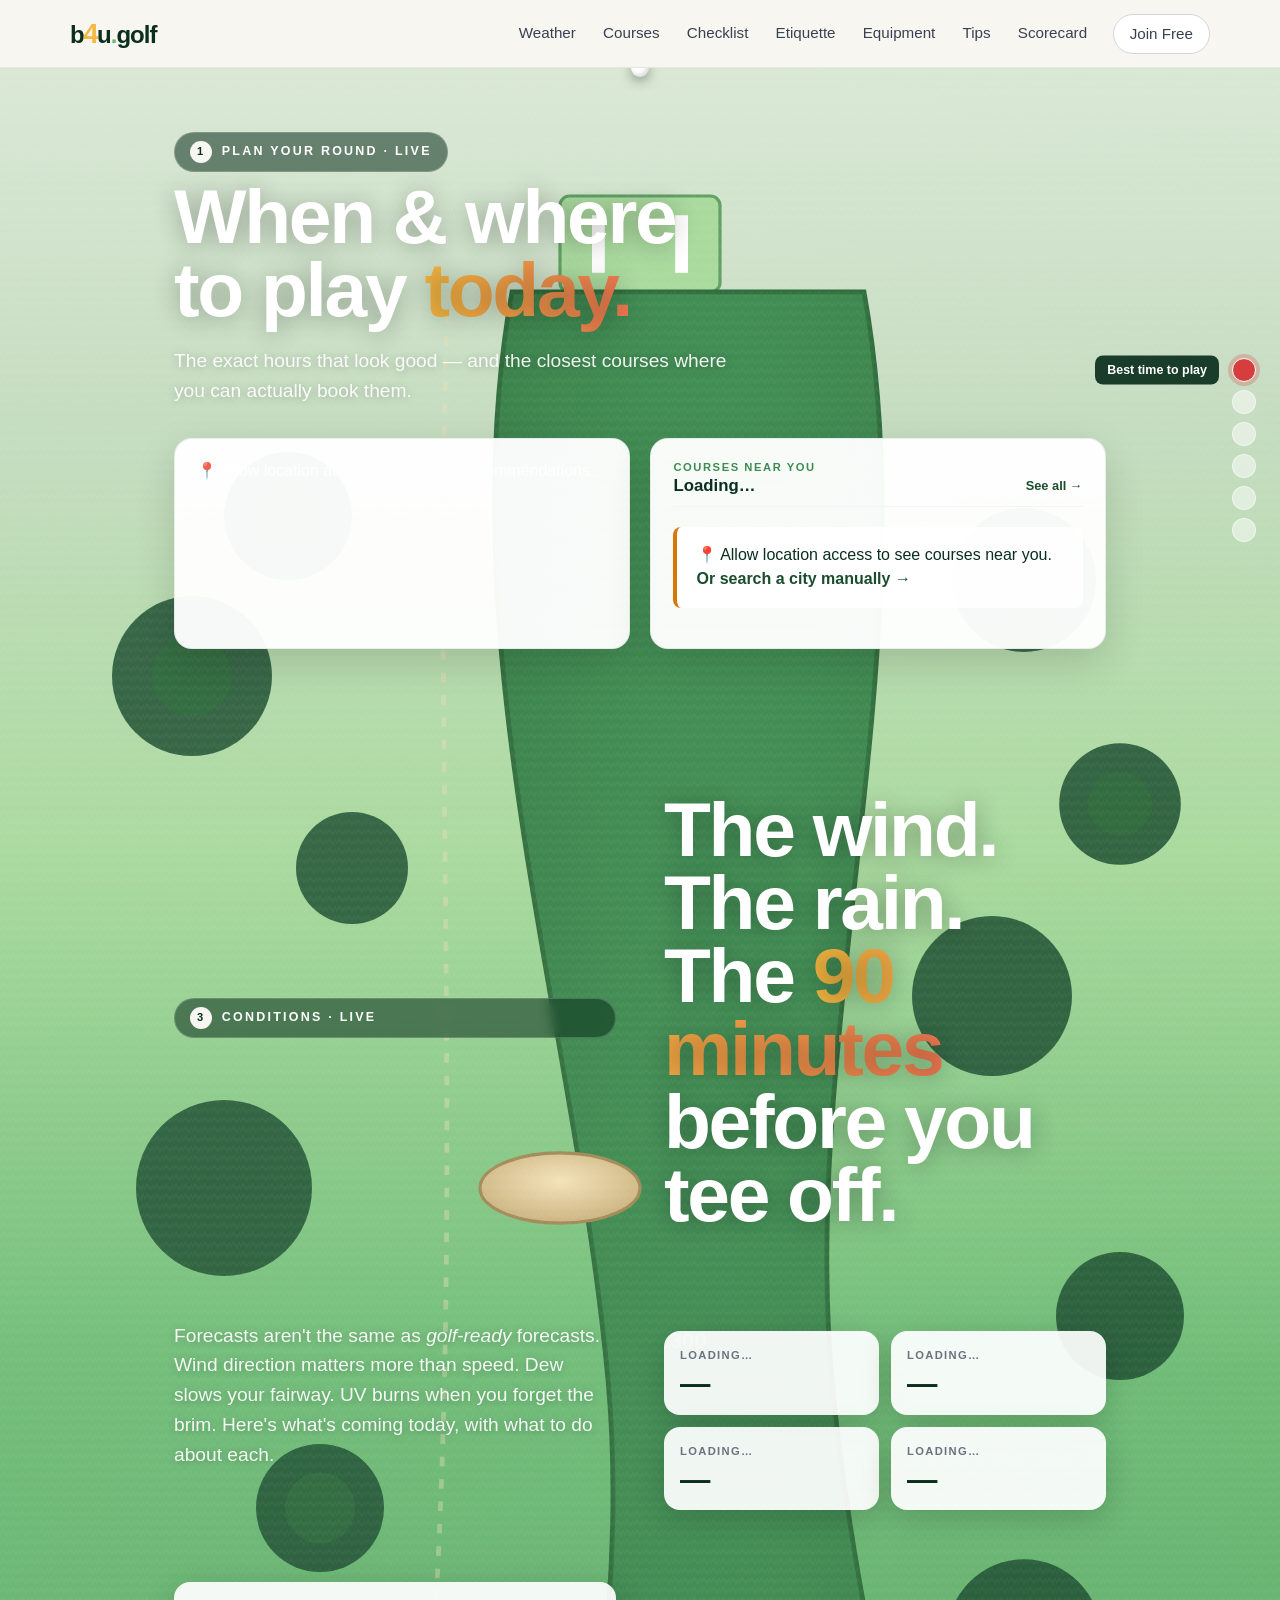
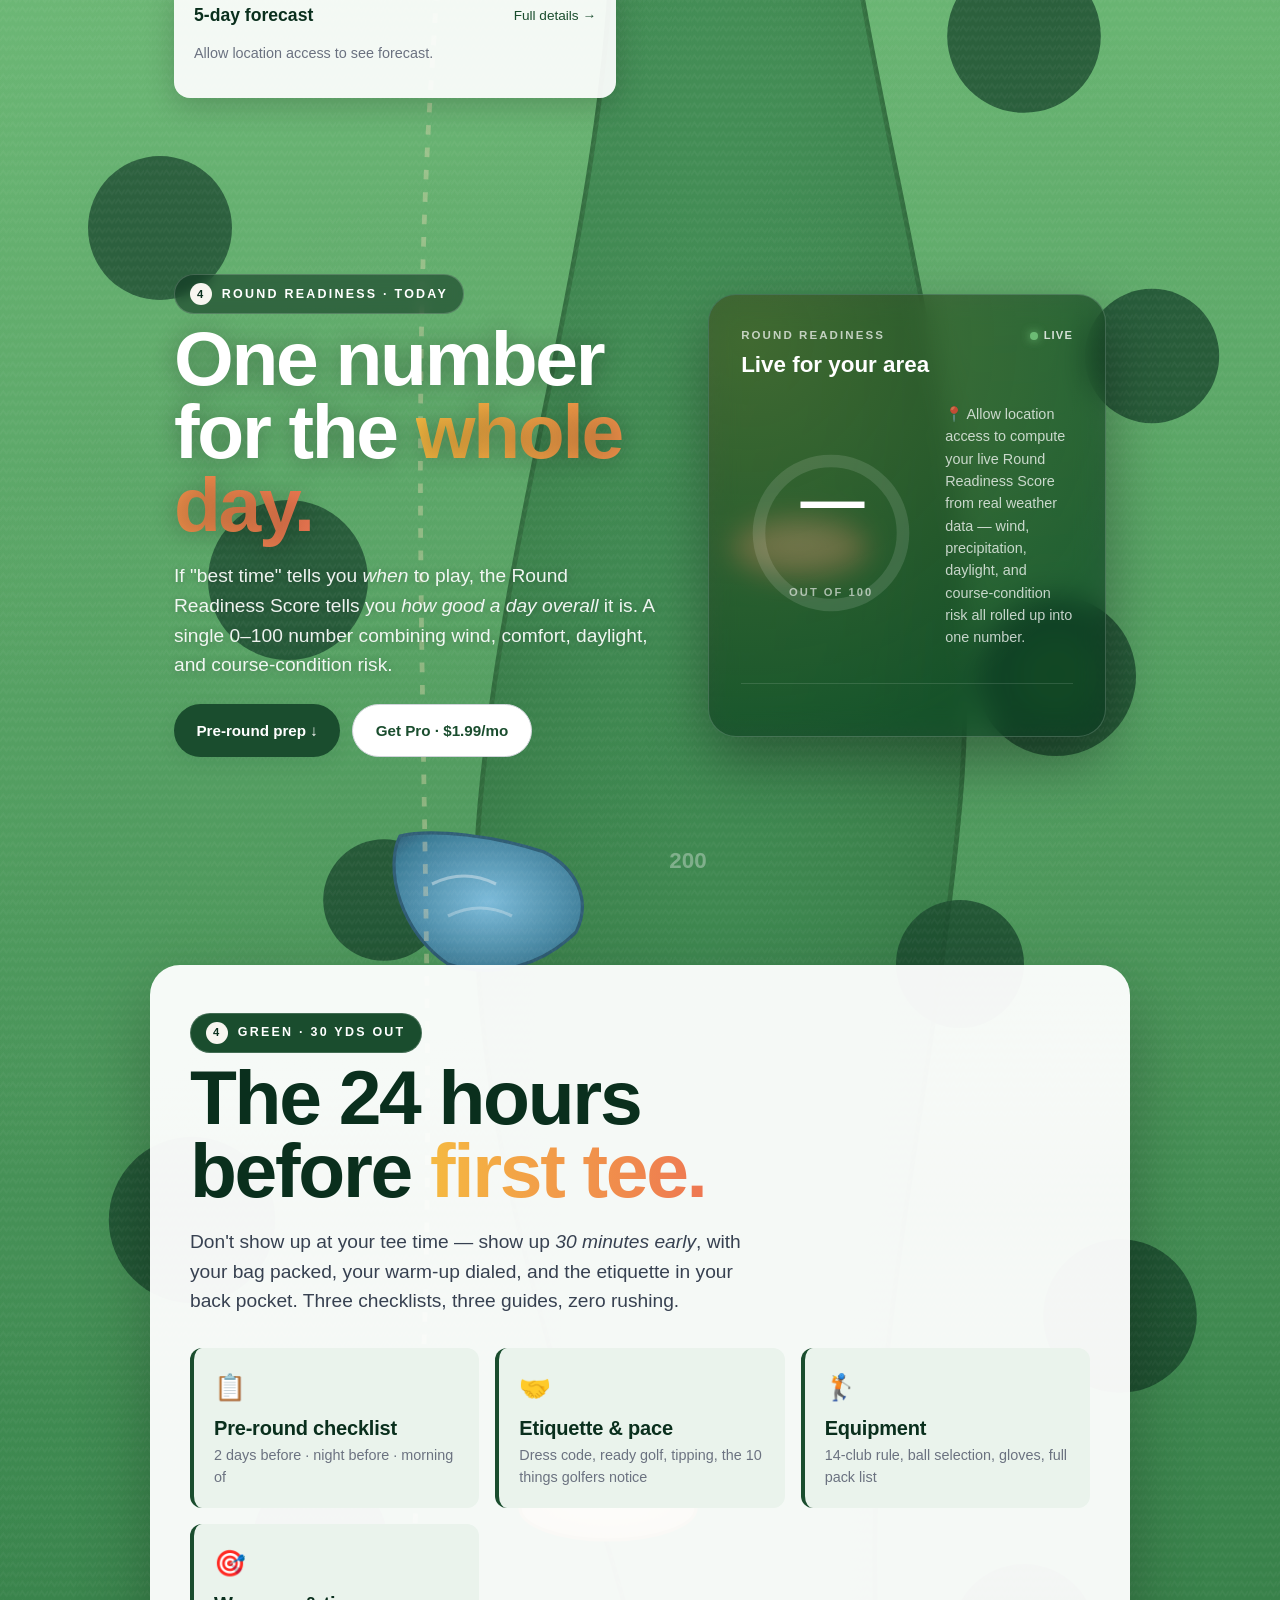
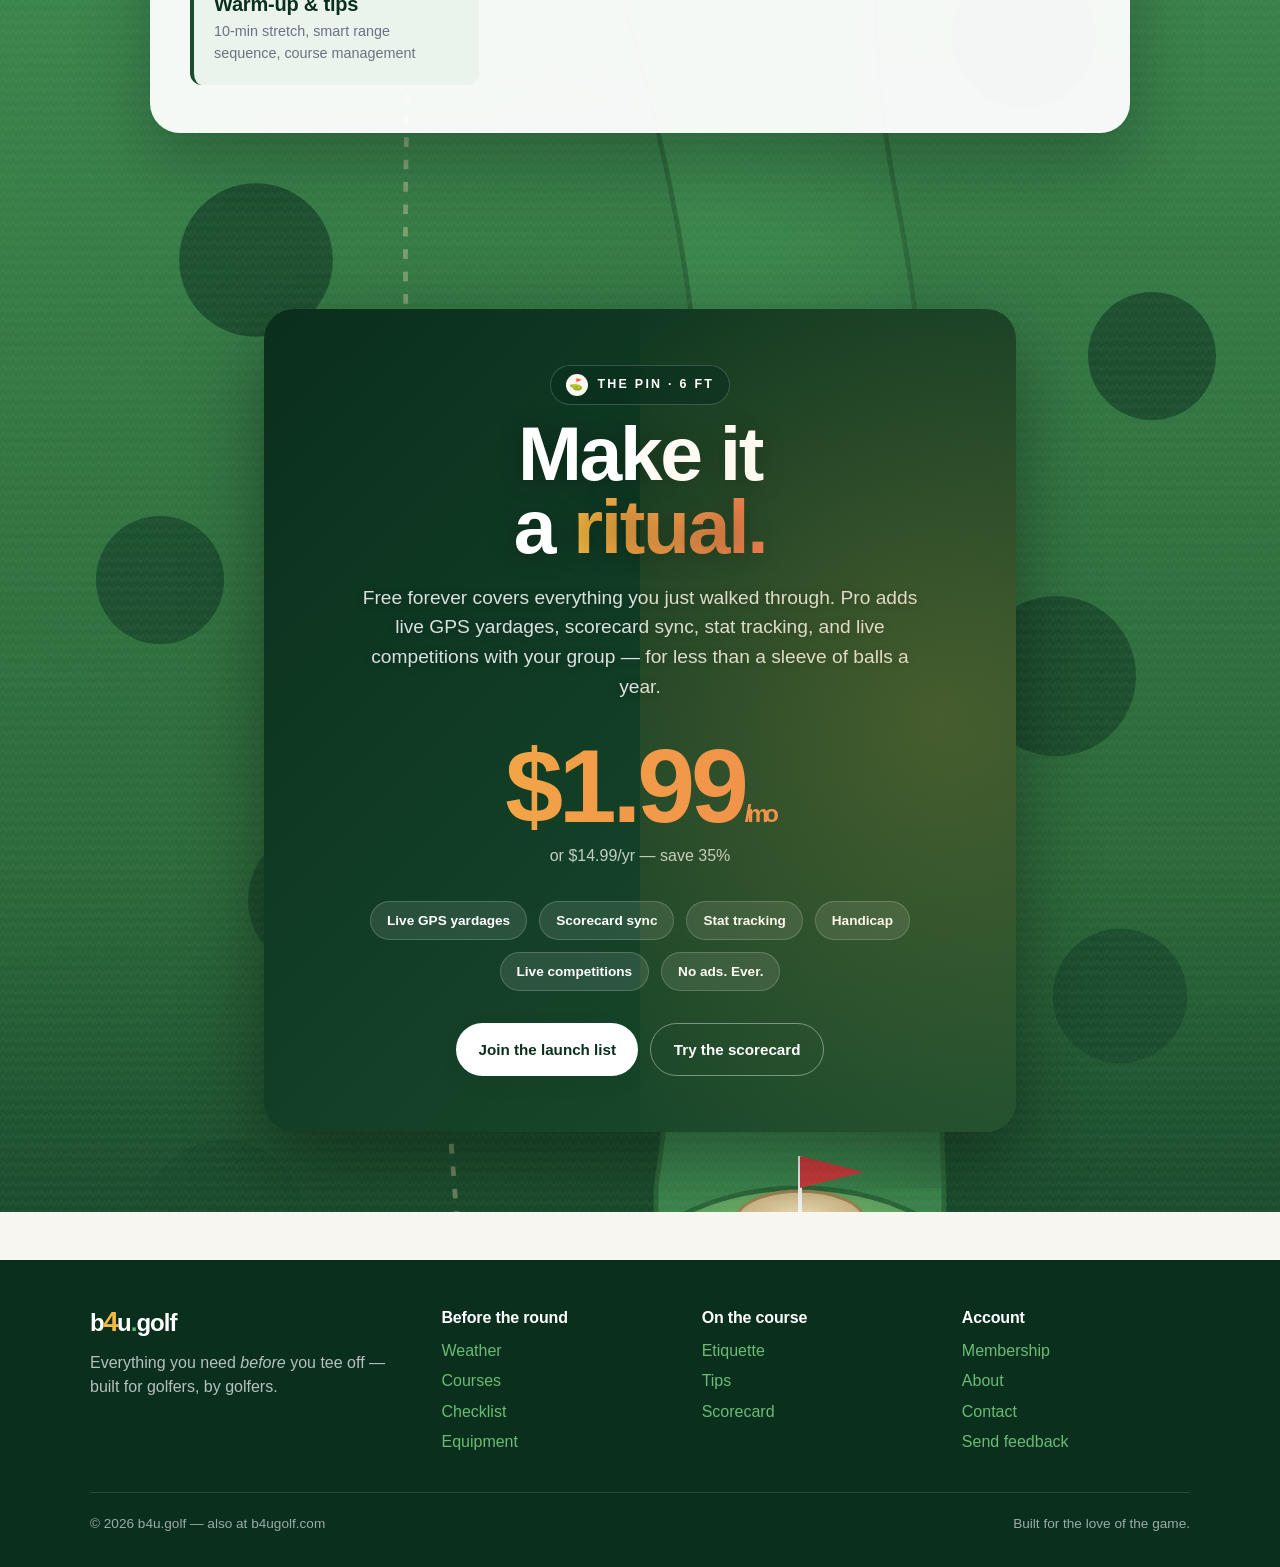
<file: index.html>
<!DOCTYPE html>
<html lang="en">
<head>
  <meta charset="UTF-8" />
  <meta name="viewport" content="width=device-width, initial-scale=1.0" />
  <title>B4U.Golf — Your Round Readiness Score</title>
  <meta name="description" content="The only golf site with a Round Readiness Score — a single 0-100 number that tells you exactly how prepared you are for your next tee time. Pre-round weather, courses, checklist, and more." />
  <meta name="theme-color" content="#1a4d2e" />
  <link rel="manifest" href="manifest.json" />
  <link rel="icon" href="data:image/svg+xml,%3Csvg%20xmlns=%27http://www.w3.org/2000/svg%27%20viewBox=%270%200%20100%20100%27%3E%3Crect%20x=%274%27%20y=%274%27%20width=%2792%27%20height=%2792%27%20rx=%2220%27%20fill=%27%230a2f1d%27/%3E%3Ctext%20x=%2750%27%20y=%2778%27%20font-size=%2282%27%20text-anchor=%27middle%27%20fill=%27%23f5b941%27%20font-family=%27Arial,sans-serif%27%20font-weight=%27900%27%3E4%3C/text%3E%3C/svg%3E" />
  <link rel="stylesheet" href="styles.css" />
</head>
<body>

<header class="site-header">
  <div class="container nav">
    <a href="index.html" class="brand">b<span class="four">4</span>u<span class="dot">.</span>golf</a>
    <button class="nav-toggle" aria-label="Toggle navigation"><svg viewBox="0 0 24 24" fill="none" stroke="currentColor" stroke-width="2.2"><path d="M3 6h18M3 12h18M3 18h18" stroke-linecap="round"/></svg></button>
    <ul class="nav-links">
      <li><a href="weather.html">Weather</a></li>
      <li><a href="courses.html">Courses</a></li>
      <li><a href="checklist.html">Checklist</a></li>
      <li><a href="etiquette.html">Etiquette</a></li>
      <li><a href="equipment.html">Equipment</a></li>
      <li><a href="tips.html">Tips</a></li>
      <li><a href="scorecard.html">Scorecard</a></li>
      <li><a href="members.html" class="btn btn-secondary" style="padding:0.45rem 1rem">Join Free</a></li>
    </ul>
  </div>
</header>

<!-- Yardage track on the right edge -->
<aside class="yardage-track" aria-hidden="true">
  <div class="yardage-tick active" data-target="#besttime">
    <span class="tick-label">Best time to play</span>
  </div>
  <div class="yardage-tick" data-target="#approach">
    <span class="tick-label">Courses near you</span>
  </div>
  <div class="yardage-tick" data-target="#fairway">
    <span class="tick-label">Live conditions</span>
  </div>
  <div class="yardage-tick" data-target="#tee">
    <span class="tick-label">Round Readiness Score</span>
  </div>
  <div class="yardage-tick" data-target="#green">
    <span class="tick-label">Pre-round prep</span>
  </div>
  <div class="yardage-tick" data-target="#pin">
    <span class="tick-label">Membership</span>
  </div>
</aside>

<!-- THE FLYOVER — the entire scrolling experience is one golf hole, top-down -->
<div id="flyover" class="flyover">
  <!-- Background SVG: stylized aerial view of a golf hole, stretches full height -->
  <div class="flyover-bg" aria-hidden="true">
    <svg viewBox="0 0 800 3000" preserveAspectRatio="xMidYMin slice">
      <defs>
        <linearGradient id="fairwayShade" x1="0" x2="1" y1="0" y2="0">
          <stop offset="0%" stop-color="#2d6b3a" stop-opacity="0.45"/>
          <stop offset="50%" stop-color="#3d8b50" stop-opacity="0"/>
          <stop offset="100%" stop-color="#2d6b3a" stop-opacity="0.45"/>
        </linearGradient>
        <radialGradient id="bunkerGrad" cx="0.5" cy="0.4" r="0.6">
          <stop offset="0%" stop-color="#f3e2b5"/>
          <stop offset="100%" stop-color="#c9b07c"/>
        </radialGradient>
        <radialGradient id="waterGrad" cx="0.5" cy="0.5" r="0.7">
          <stop offset="0%" stop-color="#7ec0e0"/>
          <stop offset="80%" stop-color="#3a7e9a"/>
          <stop offset="100%" stop-color="#2c5d76"/>
        </radialGradient>
        <radialGradient id="greenGrad" cx="0.5" cy="0.4" r="0.65">
          <stop offset="0%" stop-color="#9fdb80"/>
          <stop offset="100%" stop-color="#3d8b50"/>
        </radialGradient>
        <pattern id="grass" width="6" height="6" patternUnits="userSpaceOnUse">
          <path d="M0 5 L2 2 L4 5 L6 2" stroke="rgba(255,255,255,0.04)" fill="none"/>
        </pattern>
      </defs>

      <!-- Tee box (top of hole) -->
      <rect x="350" y="80" width="100" height="60" rx="6" fill="#a8d99c" stroke="#5e9e60" stroke-width="2"/>
      <rect x="370" y="92" width="8" height="36" fill="white"/>
      <rect x="422" y="92" width="8" height="36" fill="white"/>
      <text x="400" y="160" text-anchor="middle" fill="rgba(10,47,29,0.55)" font-family="ui-sans-serif,system-ui" font-size="14" font-weight="700" letter-spacing="2">TEE · 472 YDS</text>

      <!-- Fairway as a flowing curved shape (the "hole" runs top → bottom) -->
      <path d="M 320 140
               C 280 360, 360 600, 380 820
               C 400 1040, 320 1240, 300 1460
               C 280 1680, 380 1880, 420 2080
               C 460 2280, 440 2480, 410 2700
               L 410 2820
               C 420 2860, 430 2880, 460 2880
               L 540 2880
               C 570 2880, 580 2860, 590 2820
               L 590 2700
               C 580 2480, 600 2280, 560 2080
               C 520 1880, 580 1680, 600 1460
               C 620 1240, 540 1040, 520 820
               C 500 600, 580 360, 540 140
               Z"
            fill="#3d8b50" stroke="#2d6b3a" stroke-width="3"/>
      <!-- Fairway shading -->
      <path d="M 320 140
               C 280 360, 360 600, 380 820
               C 400 1040, 320 1240, 300 1460
               C 280 1680, 380 1880, 420 2080
               C 460 2280, 440 2480, 410 2700
               L 590 2700
               C 580 2480, 600 2280, 560 2080
               C 520 1880, 580 1680, 600 1460
               C 620 1240, 540 1040, 520 820
               C 500 600, 580 360, 540 140
               Z"
            fill="url(#fairwayShade)"/>

      <!-- Trees flanking the fairway -->
      <g fill="#1a4d2e" opacity="0.85">
        <circle cx="180" cy="280" r="40"/><circle cx="120" cy="380" r="50"/><circle cx="220" cy="500" r="35"/>
        <circle cx="140" cy="700" r="55"/><circle cx="200" cy="900" r="40"/><circle cx="100" cy="1100" r="45"/>
        <circle cx="180" cy="1320" r="50"/><circle cx="240" cy="1520" r="38"/><circle cx="120" cy="1720" r="52"/>
        <circle cx="200" cy="1920" r="42"/><circle cx="160" cy="2120" r="48"/><circle cx="100" cy="2320" r="40"/>
        <circle cx="200" cy="2520" r="45"/><circle cx="140" cy="2720" r="50"/>
        <!-- Right side -->
        <circle cx="640" cy="320" r="45"/><circle cx="700" cy="460" r="38"/><circle cx="620" cy="580" r="50"/>
        <circle cx="700" cy="780" r="40"/><circle cx="640" cy="980" r="48"/><circle cx="720" cy="1180" r="42"/>
        <circle cx="660" cy="1380" r="50"/><circle cx="600" cy="1560" r="40"/><circle cx="700" cy="1780" r="48"/>
        <circle cx="640" cy="1980" r="45"/><circle cx="720" cy="2180" r="40"/><circle cx="660" cy="2380" r="50"/>
        <circle cx="700" cy="2580" r="42"/><circle cx="640" cy="2780" r="48"/>
      </g>
      <g fill="#2d6b3a" opacity="0.7">
        <!-- Lighter tree highlights -->
        <circle cx="180" cy="280" r="20"/><circle cx="120" cy="380" r="25"/>
        <circle cx="640" cy="320" r="22"/><circle cx="700" cy="460" r="20"/>
        <circle cx="200" cy="900" r="22"/><circle cx="660" cy="1380" r="25"/>
      </g>

      <!-- Fairway bunkers -->
      <ellipse cx="350" cy="700" rx="50" ry="22" fill="url(#bunkerGrad)" stroke="#a08854" stroke-width="2"/>
      <ellipse cx="500" cy="1300" rx="42" ry="18" fill="url(#bunkerGrad)" stroke="#a08854" stroke-width="2"/>
      <ellipse cx="380" cy="1900" rx="55" ry="20" fill="url(#bunkerGrad)" stroke="#a08854" stroke-width="2"/>

      <!-- Water hazard -->
      <path d="M 250 1480 C 240 1500, 250 1540, 280 1560 C 310 1570, 340 1560, 360 1540 C 370 1520, 360 1500, 340 1490 C 310 1480, 270 1475, 250 1480 Z"
            fill="url(#waterGrad)" stroke="#2c5d76" stroke-width="2"/>
      <path d="M 270 1510 Q 290 1500, 310 1510" stroke="rgba(255,255,255,0.4)" stroke-width="2" fill="none"/>
      <path d="M 280 1530 Q 300 1520, 320 1530" stroke="rgba(255,255,255,0.3)" stroke-width="2" fill="none"/>

      <!-- The Green (bottom — destination) -->
      <ellipse cx="500" cy="2780" rx="120" ry="80" fill="url(#greenGrad)" stroke="#2d6b3a" stroke-width="3"/>
      <!-- Greenside bunkers -->
      <ellipse cx="430" cy="2840" rx="32" ry="18" fill="url(#bunkerGrad)" stroke="#a08854" stroke-width="2"/>
      <ellipse cx="570" cy="2840" rx="32" ry="18" fill="url(#bunkerGrad)" stroke="#a08854" stroke-width="2"/>
      <ellipse cx="500" cy="2720" rx="40" ry="18" fill="url(#bunkerGrad)" stroke="#a08854" stroke-width="2"/>

      <!-- Hole + Flag -->
      <circle cx="500" cy="2780" r="6" fill="#0a2f1d"/>
      <line x1="500" y1="2780" x2="500" y2="2680" stroke="white" stroke-width="2.5"/>
      <path d="M 500 2680 L 540 2690 L 500 2700 Z" fill="#d63d3d"/>

      <!-- Cart path (winding line) -->
      <path d="M 280 140 C 270 400, 290 700, 270 1000 C 250 1300, 280 1600, 260 1900 C 240 2200, 270 2500, 290 2780"
            stroke="rgba(232, 220, 178, 0.4)" stroke-width="3" stroke-dasharray="6 8" fill="none"/>

      <!-- Yardage markers on fairway -->
      <text x="430" y="800"  text-anchor="middle" fill="rgba(255,255,255,0.35)" font-size="14" font-weight="700">300</text>
      <text x="430" y="1500" text-anchor="middle" fill="rgba(255,255,255,0.35)" font-size="14" font-weight="700">200</text>
      <text x="430" y="2200" text-anchor="middle" fill="rgba(255,255,255,0.35)" font-size="14" font-weight="700">100</text>

      <!-- Subtle grass texture overlay -->
      <rect width="800" height="3000" fill="url(#grass)"/>
    </svg>
  </div>

  <!-- The animated golf ball that travels down the fairway as you scroll -->
  <div id="flyover-ball" class="flyover-ball" aria-hidden="true"></div>

  <!-- ============================================================
       SHOT 1+2 · BEST TIME + COURSES (combined hero)
       ============================================================ -->
  <section id="besttime" class="shot best-time-section">
    <div class="shot-inner">
      <span class="shot-eyebrow"><span class="pin">1</span> Plan your round · live</span>
      <h2 class="display">When &amp; where<br>to play <span class="accent">today.</span></h2>
      <p class="deck">The exact hours that look good — and the closest courses where you can actually book them.</p>

      <div class="bt-courses-grid" style="margin-top:2rem">
        <div class="best-time-card" id="best-time">
          <p class="muted" style="font-size:0.9rem;margin:0">📍 Detecting your location…</p>
        </div>
        <div class="home-courses-inline" id="home-courses-inline">
          <div class="ci-head">
            <div>
              <div class="ci-eyebrow">Courses near you</div>
              <div class="ci-place" id="home-courses-place">Loading…</div>
            </div>
            <a href="courses.html" class="ci-link">See all →</a>
          </div>
          <div id="home-courses-list"><p class="muted" style="font-size:0.85rem">Detecting your location…</p></div>
        </div>
      </div>
    </div>
  </section>

  <!-- (Approach section removed — courses now live in the hero alongside Best Time) -->
  <section id="approach" style="display:none"><!-- legacy anchor for smooth-scroll target --></section>

  <!-- ============================================================
       SHOT 3 · FAIRWAY — Weather details
       ============================================================ -->
  <section id="fairway" class="shot fairway dark">
    <div class="shot-inner">
      <span class="shot-eyebrow"><span class="pin">3</span> Conditions · live</span>
      <h2 class="display">The wind. The rain.<br>The <span class="accent">90 minutes</span> before you tee off.</h2>
      <p class="deck">Forecasts aren't the same as <em>golf-ready</em> forecasts. Wind direction matters more than speed. Dew slows your fairway. UV burns when you forget the brim. Here's what's coming today, with what to do about each.</p>

      <div class="weather-tiles" id="fairway-tiles" style="margin-top:2rem">
        <div class="weather-tile"><div class="t-label">Loading…</div><div class="t-value">—</div></div>
        <div class="weather-tile"><div class="t-label">Loading…</div><div class="t-value">—</div></div>
        <div class="weather-tile"><div class="t-label">Loading…</div><div class="t-value">—</div></div>
        <div class="weather-tile"><div class="t-label">Loading…</div><div class="t-value">—</div></div>
      </div>

      <div id="fairway-forecast" style="margin-top:1.5rem;background:rgba(255,255,255,0.92);border-radius:16px;padding:1.25rem;box-shadow:0 8px 30px rgba(0,0,0,0.18)">
        <div style="display:flex;align-items:center;justify-content:space-between;margin-bottom:0.75rem">
          <strong style="color:var(--green-900);font-family:var(--font-display);font-size:1.1rem">5-day forecast</strong>
          <a href="weather.html" style="font-size:0.85rem">Full details →</a>
        </div>
        <div id="fairway-forecast-rows"><p class="muted" style="font-size:0.9rem">Loading forecast…</p></div>
      </div>
    </div>
  </section>

  <!-- ============================================================
       SHOT 4 · TEE BOX (Round Readiness Score, now a supporting feature)
       ============================================================ -->
  <section id="tee" class="shot tee-box">
    <div class="shot-inner">
      <div class="tee-grid">
        <div>
          <span class="shot-eyebrow"><span class="pin">4</span> Round Readiness · today</span>
          <h2 class="display">One number<br>for the <span class="accent">whole day.</span></h2>
          <p class="deck">If "best time" tells you <em>when</em> to play, the Round Readiness Score tells you <em>how good a day overall</em> it is. A single 0–100 number combining wind, comfort, daylight, and course-condition risk.</p>
          <div style="display:flex;gap:0.75rem;margin-top:1.5rem;flex-wrap:wrap">
            <a href="#green" class="btn">Pre-round prep ↓</a>
            <a href="members.html" class="btn btn-secondary">Get Pro · $1.99/mo</a>
          </div>
        </div>

        <!-- THE READINESS SCORE -->
        <div class="score-card">
          <div class="score-head">
            <div>
              <div class="label">Round Readiness</div>
              <div class="h">Live for <span id="score-place">your area</span></div>
            </div>
            <span class="live">Live</span>
          </div>

          <div class="score-ring-wrap">
            <div class="score-ring" id="score-ring">
              <svg viewBox="0 0 200 200">
                <circle class="track" cx="100" cy="100" r="80"/>
                <circle class="fill"  cx="100" cy="100" r="80"/>
              </svg>
              <div class="num"><strong id="score-num">—</strong><small>out of 100</small></div>
            </div>
            <div class="score-detail" id="score-rows">
              <div class="score-row">
                <span class="row-label">Loading…</span>
                <span class="bar"><span></span></span>
                <span class="pts">— /25</span>
              </div>
            </div>
          </div>

          <div class="score-summary" id="score-verdict"></div>
        </div>
      </div>
    </div>
  </section>

  <!-- ============================================================
       SHOT 4 · GREEN — Pre-round prep / checklist / etiquette
       ============================================================ -->
  <section id="green" class="shot green-shot">
    <div class="shot-inner">
      <span class="shot-eyebrow"><span class="pin">4</span> Green · 30 yds out</span>
      <h2 class="display">The 24 hours<br>before <span class="accent">first tee.</span></h2>
      <p class="deck">Don't show up at your tee time — show up <em>30 minutes early</em>, with your bag packed, your warm-up dialed, and the etiquette in your back pocket. Three checklists, three guides, zero rushing.</p>

      <div style="display:grid;grid-template-columns:repeat(auto-fit,minmax(220px,1fr));gap:1rem;margin-top:2rem">
        <a href="checklist.html" style="text-decoration:none;color:inherit">
          <div style="background:var(--green-50);border-left:4px solid var(--green-700);padding:1.25rem;border-radius:12px;height:100%">
            <div style="font-size:1.6rem">📋</div>
            <h3 style="margin:0.5rem 0 0.25rem">Pre-round checklist</h3>
            <p class="muted" style="font-size:0.9rem;margin:0">2 days before · night before · morning of</p>
          </div>
        </a>
        <a href="etiquette.html" style="text-decoration:none;color:inherit">
          <div style="background:var(--green-50);border-left:4px solid var(--green-700);padding:1.25rem;border-radius:12px;height:100%">
            <div style="font-size:1.6rem">🤝</div>
            <h3 style="margin:0.5rem 0 0.25rem">Etiquette &amp; pace</h3>
            <p class="muted" style="font-size:0.9rem;margin:0">Dress code, ready golf, tipping, the 10 things golfers notice</p>
          </div>
        </a>
        <a href="equipment.html" style="text-decoration:none;color:inherit">
          <div style="background:var(--green-50);border-left:4px solid var(--green-700);padding:1.25rem;border-radius:12px;height:100%">
            <div style="font-size:1.6rem">🏌️</div>
            <h3 style="margin:0.5rem 0 0.25rem">Equipment</h3>
            <p class="muted" style="font-size:0.9rem;margin:0">14-club rule, ball selection, gloves, full pack list</p>
          </div>
        </a>
        <a href="tips.html" style="text-decoration:none;color:inherit">
          <div style="background:var(--green-50);border-left:4px solid var(--green-700);padding:1.25rem;border-radius:12px;height:100%">
            <div style="font-size:1.6rem">🎯</div>
            <h3 style="margin:0.5rem 0 0.25rem">Warm-up &amp; tips</h3>
            <p class="muted" style="font-size:0.9rem;margin:0">10-min stretch, smart range sequence, course management</p>
          </div>
        </a>
      </div>
    </div>
  </section>

  <!-- ============================================================
       SHOT 5 · PIN — Final shot, membership/CTA
       ============================================================ -->
  <section id="pin" class="shot pin-shot">
    <div class="shot-inner" style="max-width:800px">
      <div class="pin-card">
        <span class="shot-eyebrow"><span class="pin">⛳</span> The pin · 6 ft</span>
        <h2 class="display" style="margin-top:0.75rem">Make it<br>a <span class="accent">ritual.</span></h2>
        <p class="deck" style="margin:0 auto;color:rgba(255,255,255,0.85)">Free forever covers everything you just walked through. Pro adds live GPS yardages, scorecard sync, stat tracking, and live competitions with your group — for less than a sleeve of balls a year.</p>

        <div class="price-big" style="margin-top:2rem">$1.99<small style="font-size:1.5rem;font-weight:600">/mo</small></div>
        <div class="price-sub">or $14.99/yr — save 35%</div>

        <div class="features-row">
          <span>Live GPS yardages</span>
          <span>Scorecard sync</span>
          <span>Stat tracking</span>
          <span>Handicap</span>
          <span>Live competitions</span>
          <span>No ads. Ever.</span>
        </div>

        <div style="display:flex;gap:0.75rem;justify-content:center;flex-wrap:wrap;position:relative;z-index:2">
          <a href="members.html" class="btn" style="background:white;color:var(--green-900)">Join the launch list</a>
          <a href="scorecard.html" class="btn btn-secondary" style="background:transparent;color:white;border:1px solid rgba(255,255,255,0.4)">Try the scorecard</a>
        </div>
      </div>
    </div>
  </section>
</div>

<footer class="site-footer">
  <div class="container">
    <div class="footer-grid">
      <div>
        <div class="brand" style="color:white">b<span class="four">4</span>u<span class="dot">.</span>golf</div>
        <p style="color:rgba(255,255,255,0.7);margin-top:0.75rem">Everything you need <em>before</em> you tee off — built for golfers, by golfers.</p>
      </div>
      <div><h4>Before the round</h4><ul><li><a href="weather.html">Weather</a></li><li><a href="courses.html">Courses</a></li><li><a href="checklist.html">Checklist</a></li><li><a href="equipment.html">Equipment</a></li></ul></div>
      <div><h4>On the course</h4><ul><li><a href="etiquette.html">Etiquette</a></li><li><a href="tips.html">Tips</a></li><li><a href="scorecard.html">Scorecard</a></li></ul></div>
      <div><h4>Account</h4><ul><li><a href="members.html">Membership</a></li><li><a href="about.html">About</a></li><li><a href="about.html#contact">Contact</a></li><li><a href="feedback.html">Send feedback</a></li></ul></div>
    </div>
    <div class="footer-bottom">
      <span>© <span data-year>2026</span> b4u.golf — also at b4ugolf.com</span>
      <span>Built for the love of the game.</span>
    </div>
  </div>
</footer>

<script src="script.js"></script>
</body>
</html>
</file>
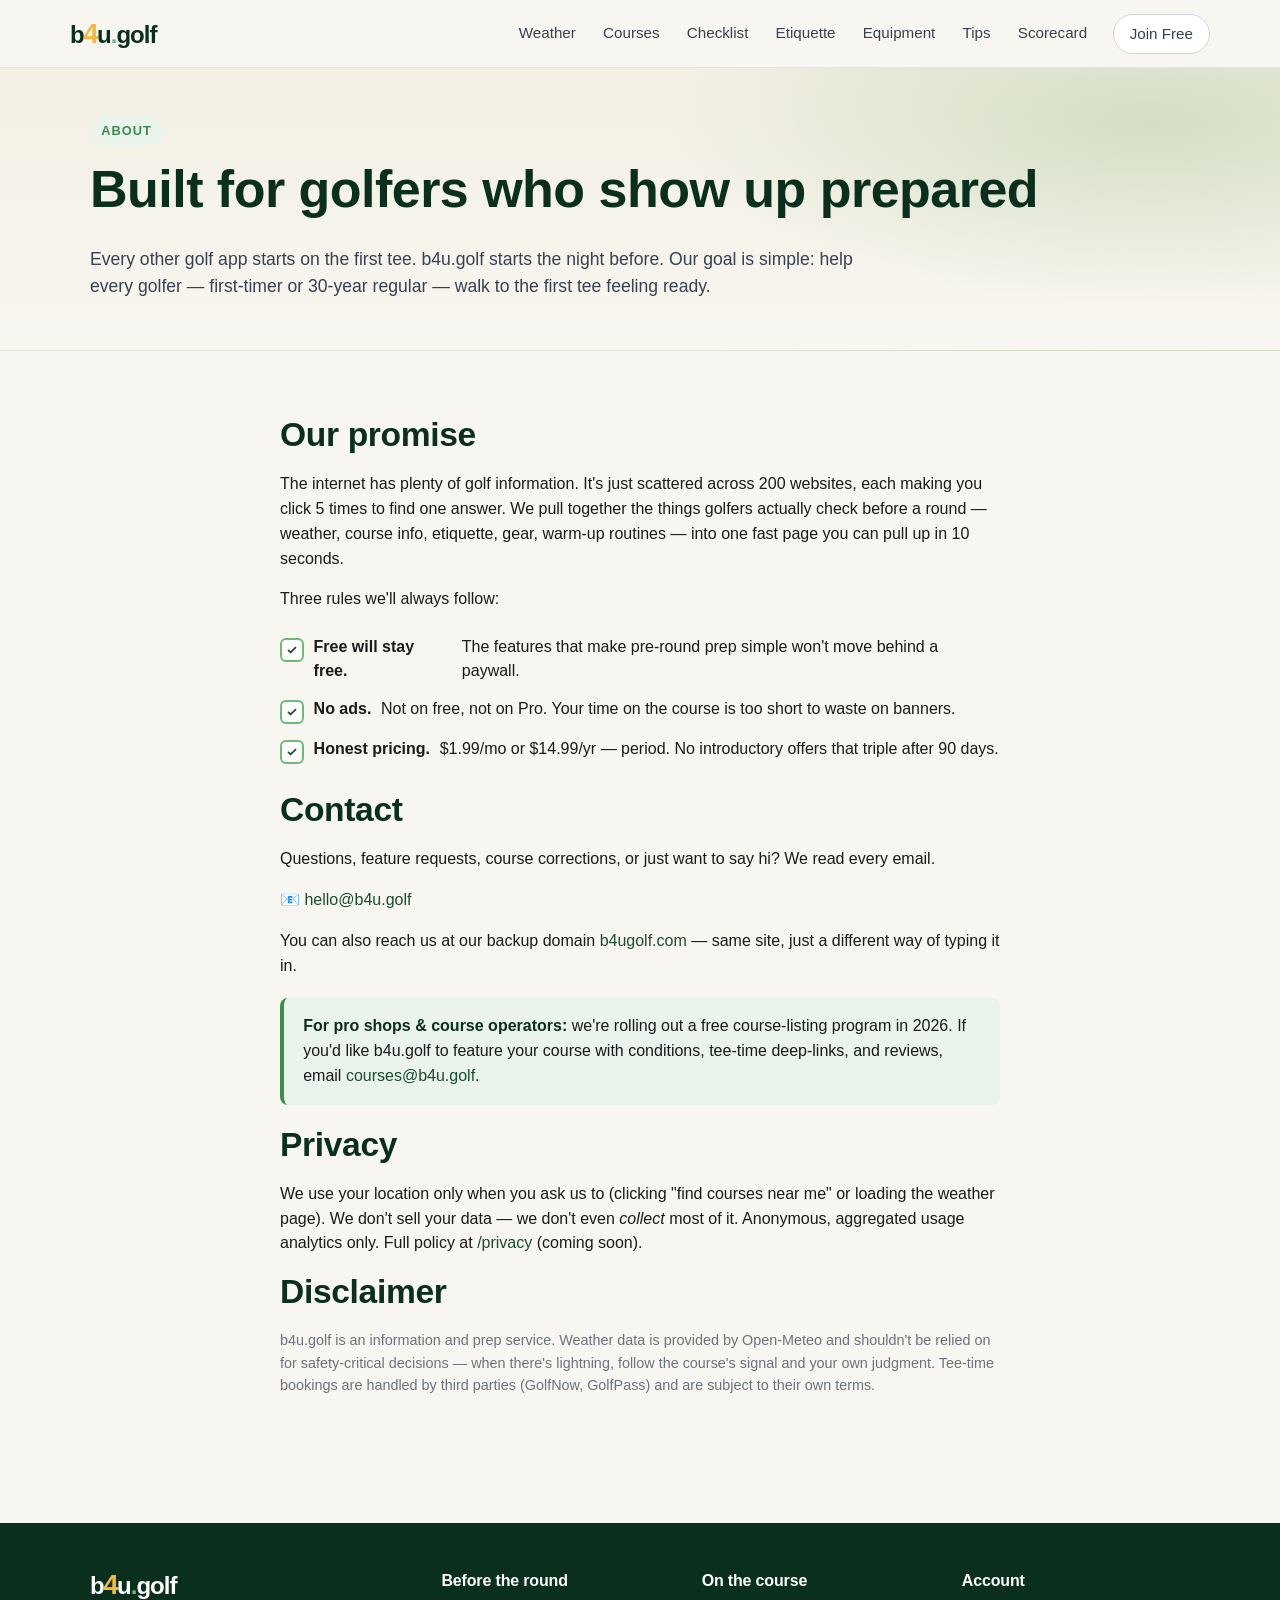
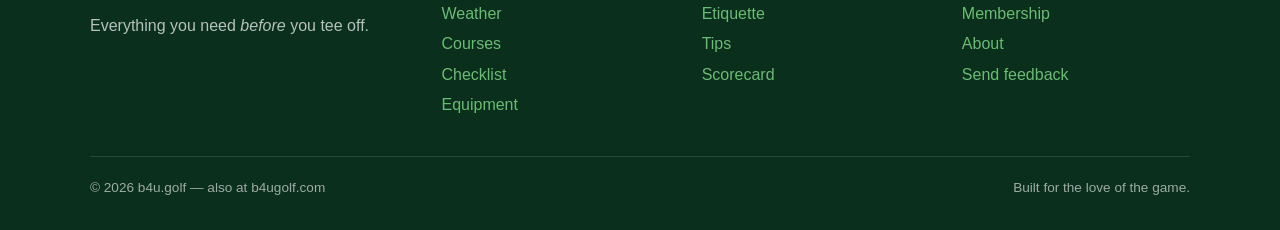
<file: about.html>
<!DOCTYPE html>
<html lang="en">
<head>
  <meta charset="UTF-8" />
  <meta name="viewport" content="width=device-width, initial-scale=1.0" />
  <title>About &amp; Contact — B4U.Golf</title>
  <meta name="description" content="About b4u.golf — built to help every golfer show up to the first tee prepared." />
  <meta name="theme-color" content="#1a4d2e" />
  <link rel="manifest" href="manifest.json" />
  <link rel="icon" href="data:image/svg+xml,%3Csvg%20xmlns=%27http://www.w3.org/2000/svg%27%20viewBox=%270%200%20100%20100%27%3E%3Crect%20x=%274%27%20y=%274%27%20width=%2792%27%20height=%2792%27%20rx=%2220%27%20fill=%27%230a2f1d%27/%3E%3Ctext%20x=%2750%27%20y=%2778%27%20font-size=%2282%27%20text-anchor=%27middle%27%20fill=%27%23f5b941%27%20font-family=%27Arial,sans-serif%27%20font-weight=%27900%27%3E4%3C/text%3E%3C/svg%3E" />
  <link rel="stylesheet" href="styles.css" />
</head>
<body>

<header class="site-header">
  <div class="container nav">
    <a href="index.html" class="brand">b<span class="four">4</span>u<span class="dot">.</span>golf</a>
    <button class="nav-toggle" aria-label="Toggle navigation"><svg viewBox="0 0 24 24" fill="none" stroke="currentColor" stroke-width="2.2"><path d="M3 6h18M3 12h18M3 18h18" stroke-linecap="round"/></svg></button>
    <ul class="nav-links">
      <li><a href="weather.html">Weather</a></li>
      <li><a href="courses.html">Courses</a></li>
      <li><a href="checklist.html">Checklist</a></li>
      <li><a href="etiquette.html">Etiquette</a></li>
      <li><a href="equipment.html">Equipment</a></li>
      <li><a href="tips.html">Tips</a></li>
      <li><a href="scorecard.html">Scorecard</a></li>
      <li><a href="members.html" class="btn btn-secondary" style="padding:0.45rem 1rem">Join Free</a></li>
    </ul>
  </div>
</header>

<section class="page-header">
  <div class="container">
    <span class="eyebrow">About</span>
    <h1>Built for golfers who show up prepared</h1>
    <p class="lead">Every other golf app starts on the first tee. b4u.golf starts the night before. Our goal is simple: help every golfer — first-timer or 30-year regular — walk to the first tee feeling ready.</p>
  </div>
</section>

<section class="section">
  <div class="container" style="max-width: 760px">
    <h2>Our promise</h2>
    <p>The internet has plenty of golf information. It's just scattered across 200 websites, each making you click 5 times to find one answer. We pull together the things golfers actually check before a round — weather, course info, etiquette, gear, warm-up routines — into one fast page you can pull up in 10 seconds.</p>

    <p>Three rules we'll always follow:</p>
    <ul class="checklist">
      <li><strong>Free will stay free.</strong> The features that make pre-round prep simple won't move behind a paywall.</li>
      <li><strong>No ads.</strong> Not on free, not on Pro. Your time on the course is too short to waste on banners.</li>
      <li><strong>Honest pricing.</strong> $1.99/mo or $14.99/yr — period. No introductory offers that triple after 90 days.</li>
    </ul>

    <h2 id="contact">Contact</h2>
    <p>Questions, feature requests, course corrections, or just want to say hi? We read every email.</p>
    <p>📧 <a href="mailto:hello@b4u.golf">hello@b4u.golf</a></p>
    <p>You can also reach us at our backup domain <a href="https://b4ugolf.com">b4ugolf.com</a> — same site, just a different way of typing it in.</p>

    <div class="callout">
      <strong>For pro shops &amp; course operators:</strong> we're rolling out a free course-listing program in 2026. If you'd like b4u.golf to feature your course with conditions, tee-time deep-links, and reviews, email <a href="mailto:courses@b4u.golf">courses@b4u.golf</a>.
    </div>

    <h2>Privacy</h2>
    <p>We use your location only when you ask us to (clicking "find courses near me" or loading the weather page). We don't sell your data — we don't even <em>collect</em> most of it. Anonymous, aggregated usage analytics only. Full policy at <a href="#">/privacy</a> (coming soon).</p>

    <h2>Disclaimer</h2>
    <p class="muted" style="font-size:0.9rem">b4u.golf is an information and prep service. Weather data is provided by Open-Meteo and shouldn't be relied on for safety-critical decisions — when there's lightning, follow the course's signal and your own judgment. Tee-time bookings are handled by third parties (GolfNow, GolfPass) and are subject to their own terms.</p>
  </div>
</section>

<footer class="site-footer">
  <div class="container">
    <div class="footer-grid">
      <div><div class="brand" style="color:white">b<span class="four">4</span>u<span class="dot">.</span>golf</div><p style="color:rgba(255,255,255,0.7);margin-top:0.75rem">Everything you need <em>before</em> you tee off.</p></div>
      <div><h4>Before the round</h4><ul><li><a href="weather.html">Weather</a></li><li><a href="courses.html">Courses</a></li><li><a href="checklist.html">Checklist</a></li><li><a href="equipment.html">Equipment</a></li></ul></div>
      <div><h4>On the course</h4><ul><li><a href="etiquette.html">Etiquette</a></li><li><a href="tips.html">Tips</a></li><li><a href="scorecard.html">Scorecard</a></li></ul></div>
      <div><h4>Account</h4><ul><li><a href="members.html">Membership</a></li><li><a href="about.html">About</a></li><li><a href="feedback.html">Send feedback</a></li></ul></div>
    </div>
    <div class="footer-bottom"><span>© <span data-year>2026</span> b4u.golf — also at b4ugolf.com</span><span>Built for the love of the game.</span></div>
  </div>
</footer>

<script src="script.js"></script>
</body>
</html>
</file>
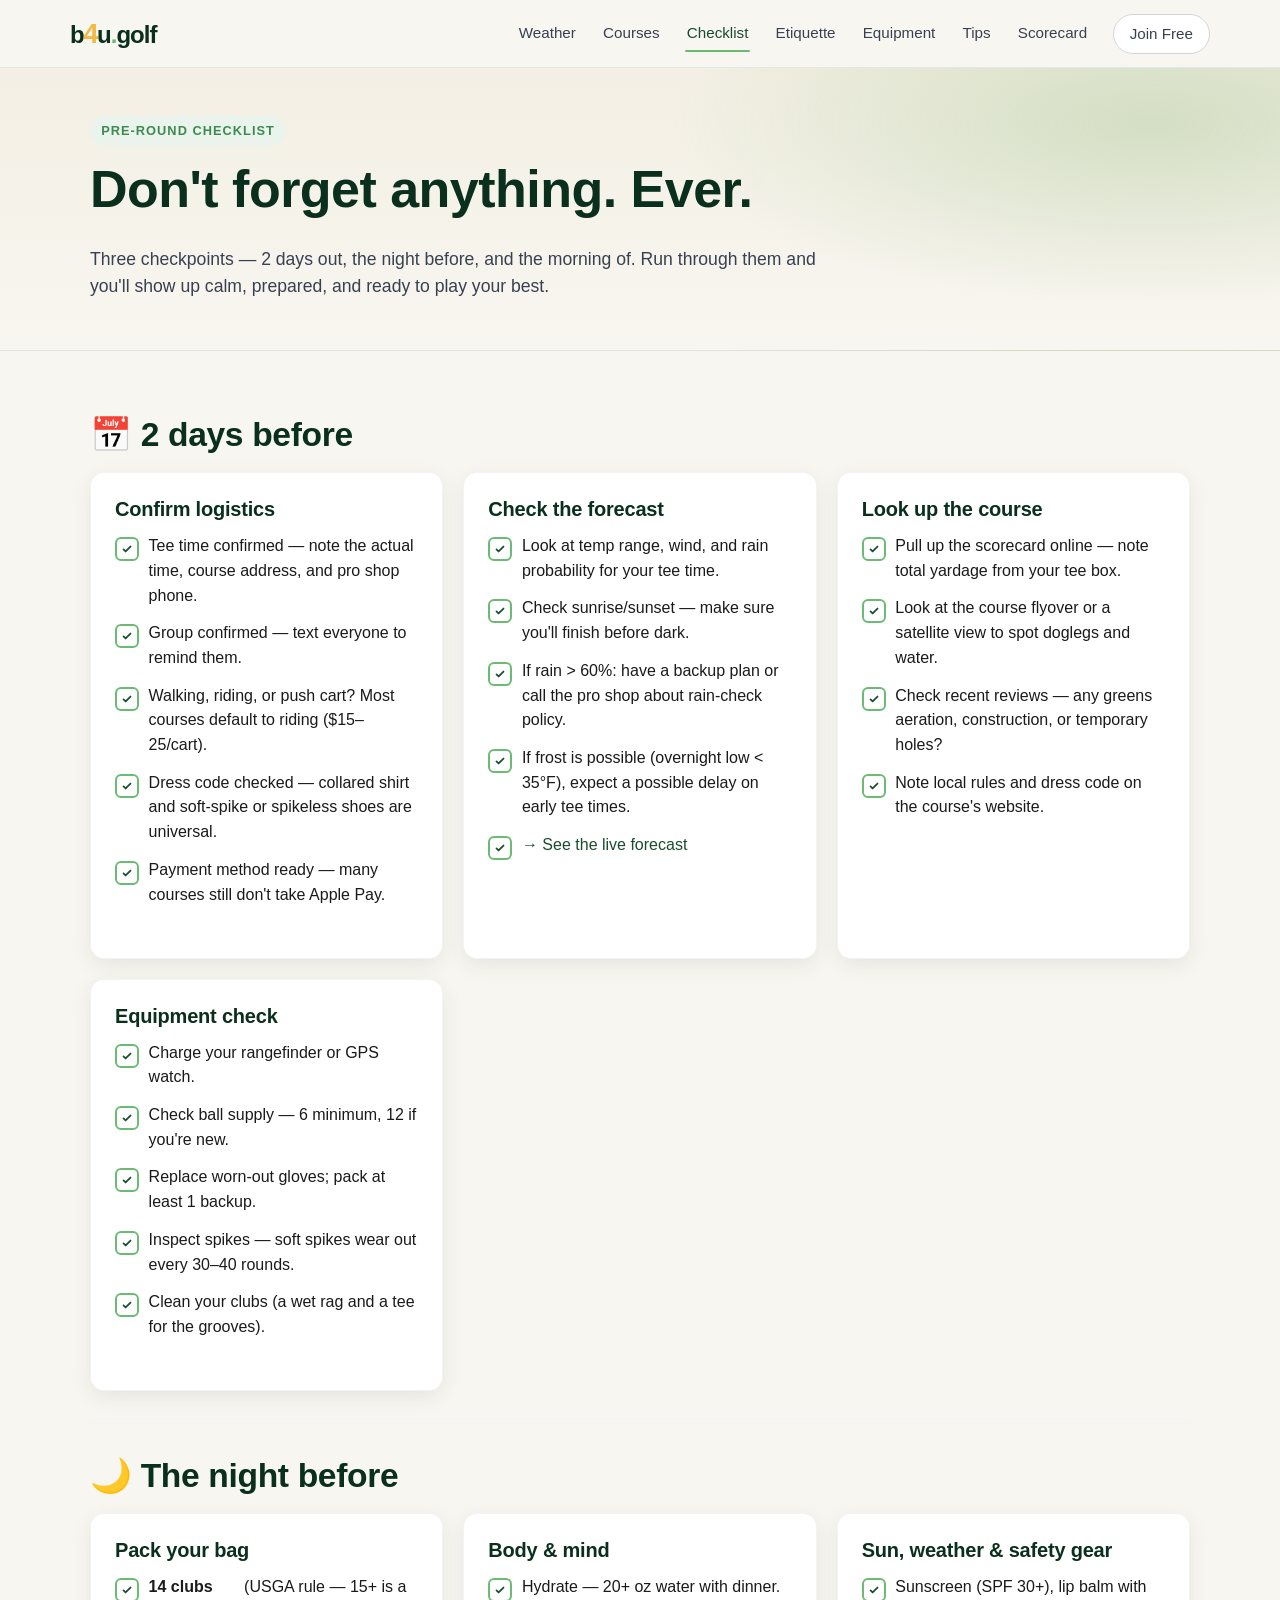
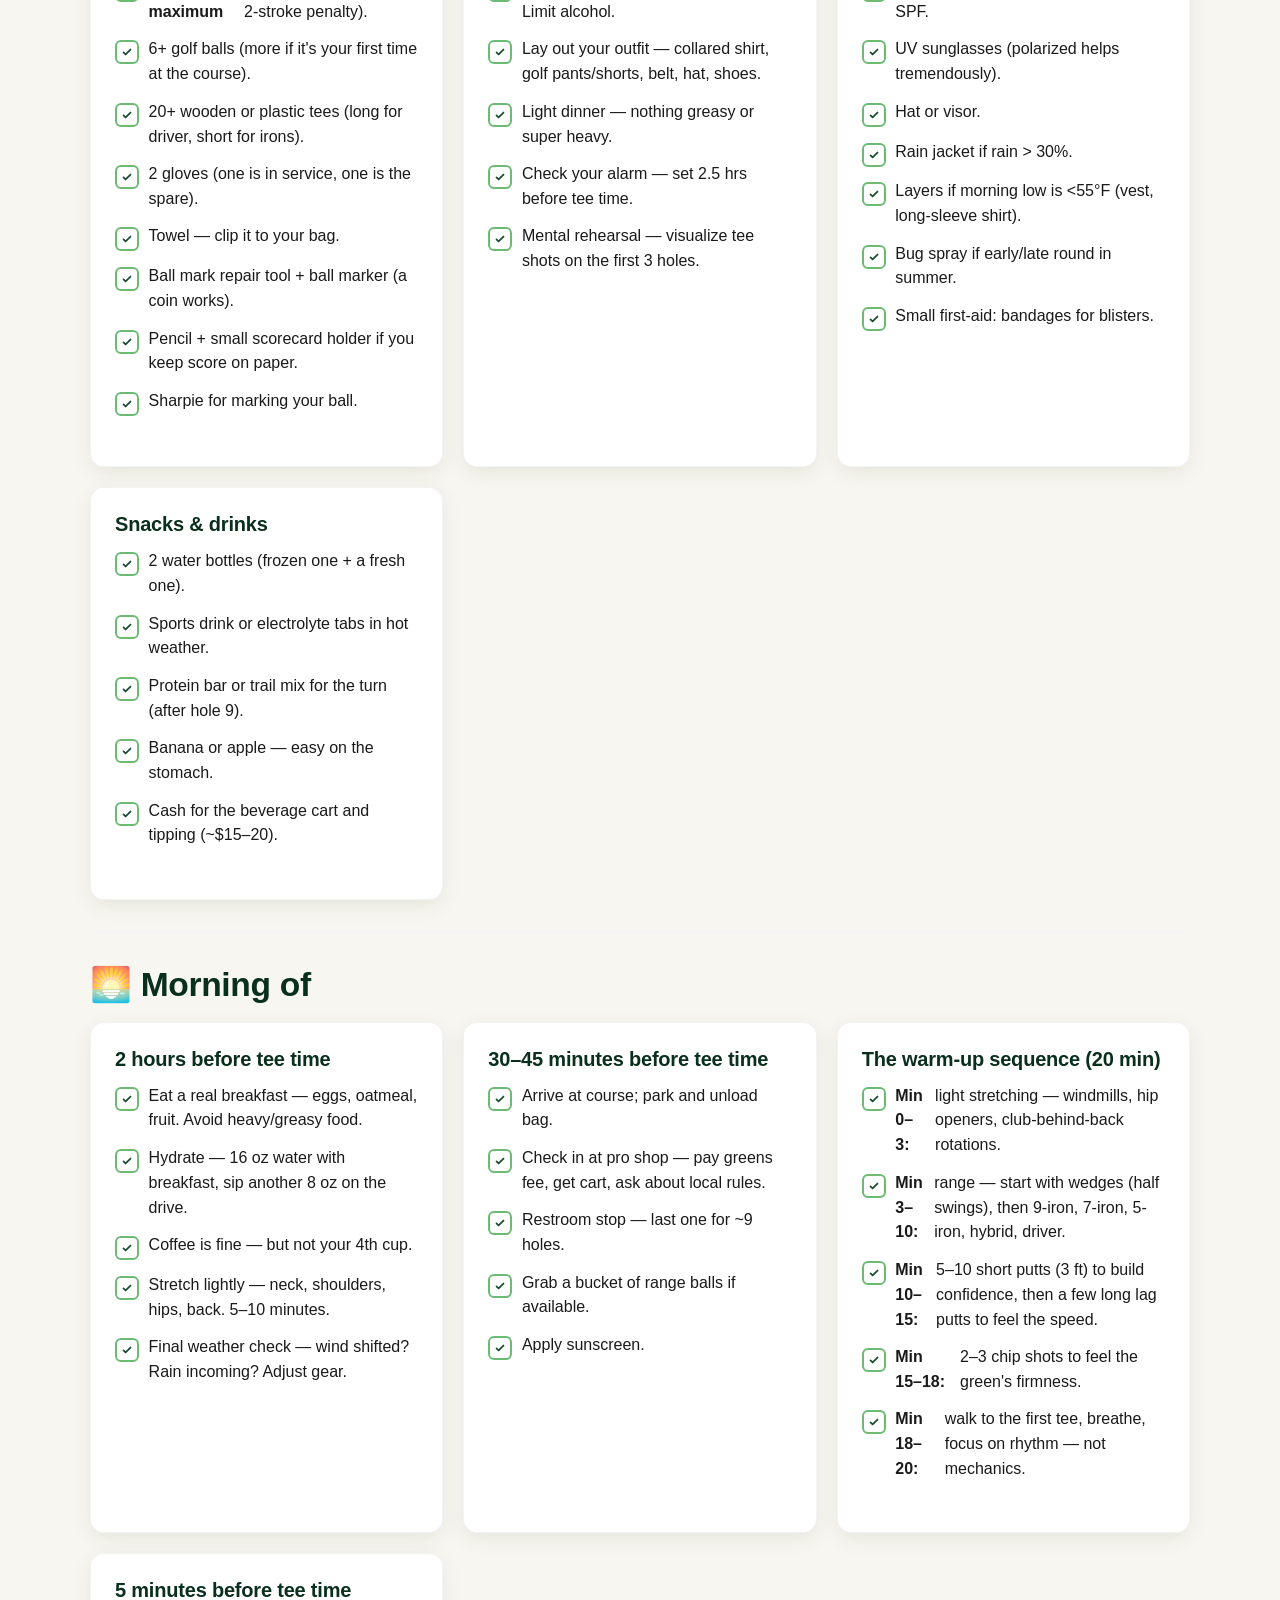
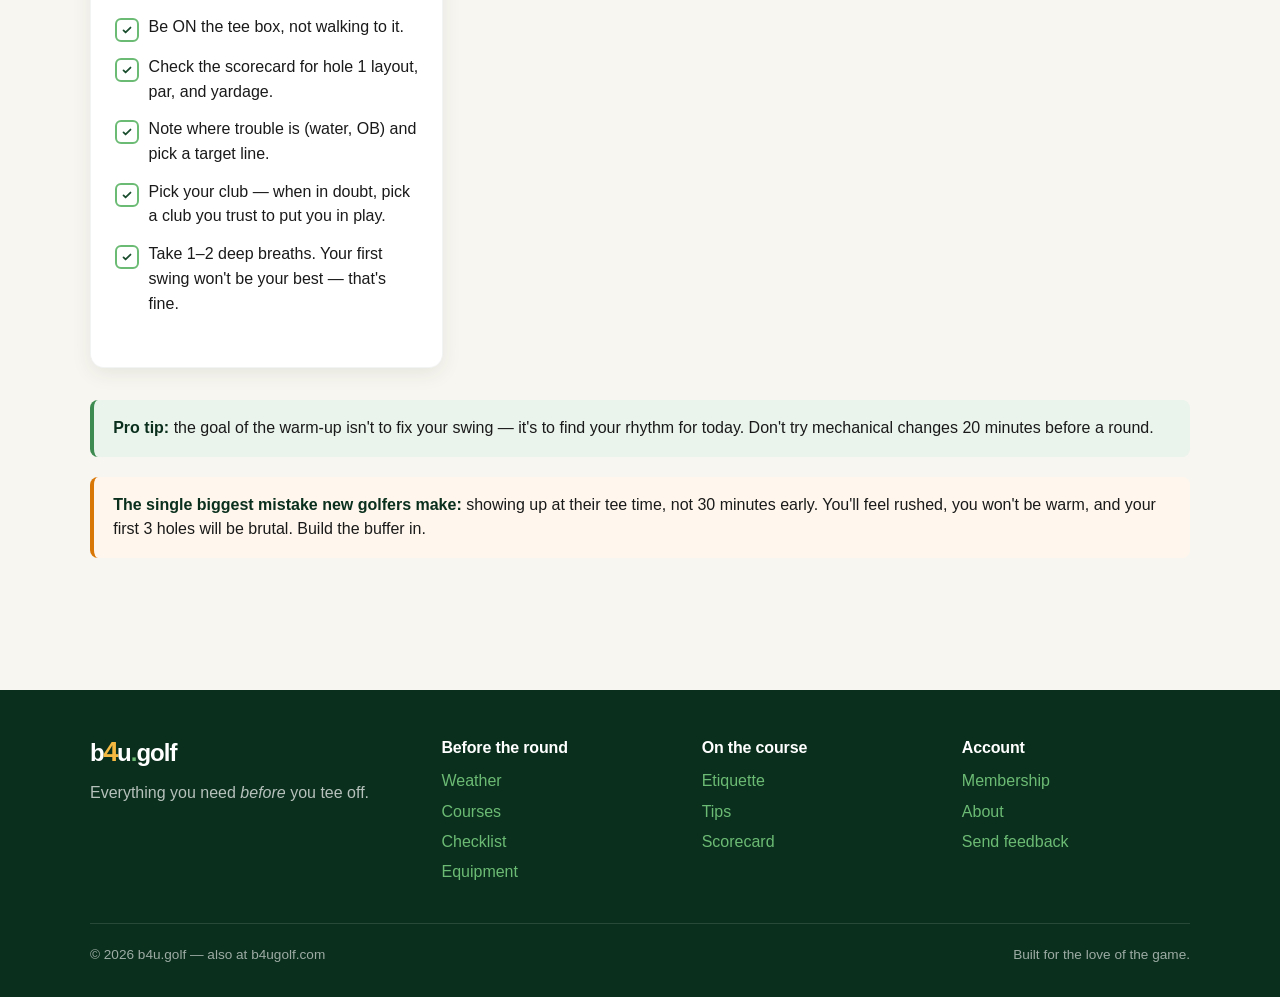
<file: checklist.html>
<!DOCTYPE html>
<html lang="en">
<head>
  <meta charset="UTF-8" />
  <meta name="viewport" content="width=device-width, initial-scale=1.0" />
  <title>Pre-Round Checklist — B4U.Golf</title>
  <meta name="description" content="A complete pre-round checklist: 2 days before, the night before, and the morning of your tee time." />
  <meta name="theme-color" content="#1a4d2e" />
  <link rel="manifest" href="manifest.json" />
  <link rel="icon" href="data:image/svg+xml,%3Csvg%20xmlns=%27http://www.w3.org/2000/svg%27%20viewBox=%270%200%20100%20100%27%3E%3Crect%20x=%274%27%20y=%274%27%20width=%2792%27%20height=%2792%27%20rx=%2220%27%20fill=%27%230a2f1d%27/%3E%3Ctext%20x=%2750%27%20y=%2778%27%20font-size=%2282%27%20text-anchor=%27middle%27%20fill=%27%23f5b941%27%20font-family=%27Arial,sans-serif%27%20font-weight=%27900%27%3E4%3C/text%3E%3C/svg%3E" />
  <link rel="stylesheet" href="styles.css" />
</head>
<body>

<header class="site-header">
  <div class="container nav">
    <a href="index.html" class="brand">b<span class="four">4</span>u<span class="dot">.</span>golf</a>
    <button class="nav-toggle" aria-label="Toggle navigation"><svg viewBox="0 0 24 24" fill="none" stroke="currentColor" stroke-width="2.2"><path d="M3 6h18M3 12h18M3 18h18" stroke-linecap="round"/></svg></button>
    <ul class="nav-links">
      <li><a href="weather.html">Weather</a></li>
      <li><a href="courses.html">Courses</a></li>
      <li><a href="checklist.html">Checklist</a></li>
      <li><a href="etiquette.html">Etiquette</a></li>
      <li><a href="equipment.html">Equipment</a></li>
      <li><a href="tips.html">Tips</a></li>
      <li><a href="scorecard.html">Scorecard</a></li>
      <li><a href="members.html" class="btn btn-secondary" style="padding:0.45rem 1rem">Join Free</a></li>
    </ul>
  </div>
</header>

<section class="page-header">
  <div class="container">
    <span class="eyebrow">Pre-round checklist</span>
    <h1>Don't forget anything. Ever.</h1>
    <p class="lead">Three checkpoints — 2 days out, the night before, and the morning of. Run through them and you'll show up calm, prepared, and ready to play your best.</p>
  </div>
</section>

<section class="section">
  <div class="container">

    <h2>📅 2 days before</h2>
    <div class="grid grid-2" style="margin-top:1rem">
      <div class="card">
        <h3>Confirm logistics</h3>
        <ul class="checklist">
          <li>Tee time confirmed — note the actual time, course address, and pro shop phone.</li>
          <li>Group confirmed — text everyone to remind them.</li>
          <li>Walking, riding, or push cart? Most courses default to riding ($15–25/cart).</li>
          <li>Dress code checked — collared shirt and soft-spike or spikeless shoes are universal.</li>
          <li>Payment method ready — many courses still don't take Apple Pay.</li>
        </ul>
      </div>
      <div class="card">
        <h3>Check the forecast</h3>
        <ul class="checklist">
          <li>Look at temp range, wind, and rain probability for your tee time.</li>
          <li>Check sunrise/sunset — make sure you'll finish before dark.</li>
          <li>If rain &gt; 60%: have a backup plan or call the pro shop about rain-check policy.</li>
          <li>If frost is possible (overnight low &lt; 35°F), expect a possible delay on early tee times.</li>
          <li><a href="weather.html">→ See the live forecast</a></li>
        </ul>
      </div>
      <div class="card">
        <h3>Look up the course</h3>
        <ul class="checklist">
          <li>Pull up the scorecard online — note total yardage from your tee box.</li>
          <li>Look at the course flyover or a satellite view to spot doglegs and water.</li>
          <li>Check recent reviews — any greens aeration, construction, or temporary holes?</li>
          <li>Note local rules and dress code on the course's website.</li>
        </ul>
      </div>
      <div class="card">
        <h3>Equipment check</h3>
        <ul class="checklist">
          <li>Charge your rangefinder or GPS watch.</li>
          <li>Check ball supply — 6 minimum, 12 if you're new.</li>
          <li>Replace worn-out gloves; pack at least 1 backup.</li>
          <li>Inspect spikes — soft spikes wear out every 30–40 rounds.</li>
          <li>Clean your clubs (a wet rag and a tee for the grooves).</li>
        </ul>
      </div>
    </div>

    <div class="divider"></div>

    <h2>🌙 The night before</h2>
    <div class="grid grid-2">
      <div class="card">
        <h3>Pack your bag</h3>
        <ul class="checklist">
          <li><strong>14 clubs maximum</strong> (USGA rule — 15+ is a 2-stroke penalty).</li>
          <li>6+ golf balls (more if it's your first time at the course).</li>
          <li>20+ wooden or plastic tees (long for driver, short for irons).</li>
          <li>2 gloves (one is in service, one is the spare).</li>
          <li>Towel — clip it to your bag.</li>
          <li>Ball mark repair tool + ball marker (a coin works).</li>
          <li>Pencil + small scorecard holder if you keep score on paper.</li>
          <li>Sharpie for marking your ball.</li>
        </ul>
      </div>
      <div class="card">
        <h3>Body &amp; mind</h3>
        <ul class="checklist">
          <li>Hydrate — 20+ oz water with dinner. Limit alcohol.</li>
          <li>Lay out your outfit — collared shirt, golf pants/shorts, belt, hat, shoes.</li>
          <li>Light dinner — nothing greasy or super heavy.</li>
          <li>Check your alarm — set 2.5 hrs before tee time.</li>
          <li>Mental rehearsal — visualize tee shots on the first 3 holes.</li>
        </ul>
      </div>
      <div class="card">
        <h3>Sun, weather &amp; safety gear</h3>
        <ul class="checklist">
          <li>Sunscreen (SPF 30+), lip balm with SPF.</li>
          <li>UV sunglasses (polarized helps tremendously).</li>
          <li>Hat or visor.</li>
          <li>Rain jacket if rain &gt; 30%.</li>
          <li>Layers if morning low is &lt;55°F (vest, long-sleeve shirt).</li>
          <li>Bug spray if early/late round in summer.</li>
          <li>Small first-aid: bandages for blisters.</li>
        </ul>
      </div>
      <div class="card">
        <h3>Snacks &amp; drinks</h3>
        <ul class="checklist">
          <li>2 water bottles (frozen one + a fresh one).</li>
          <li>Sports drink or electrolyte tabs in hot weather.</li>
          <li>Protein bar or trail mix for the turn (after hole 9).</li>
          <li>Banana or apple — easy on the stomach.</li>
          <li>Cash for the beverage cart and tipping (~$15–20).</li>
        </ul>
      </div>
    </div>

    <div class="divider"></div>

    <h2>🌅 Morning of</h2>
    <div class="grid grid-2">
      <div class="card">
        <h3>2 hours before tee time</h3>
        <ul class="checklist">
          <li>Eat a real breakfast — eggs, oatmeal, fruit. Avoid heavy/greasy food.</li>
          <li>Hydrate — 16 oz water with breakfast, sip another 8 oz on the drive.</li>
          <li>Coffee is fine — but not your 4th cup.</li>
          <li>Stretch lightly — neck, shoulders, hips, back. 5–10 minutes.</li>
          <li>Final weather check — wind shifted? Rain incoming? Adjust gear.</li>
        </ul>
      </div>
      <div class="card">
        <h3>30–45 minutes before tee time</h3>
        <ul class="checklist">
          <li>Arrive at course; park and unload bag.</li>
          <li>Check in at pro shop — pay greens fee, get cart, ask about local rules.</li>
          <li>Restroom stop — last one for ~9 holes.</li>
          <li>Grab a bucket of range balls if available.</li>
          <li>Apply sunscreen.</li>
        </ul>
      </div>
      <div class="card">
        <h3>The warm-up sequence (20 min)</h3>
        <ul class="checklist">
          <li><strong>Min 0–3:</strong> light stretching — windmills, hip openers, club-behind-back rotations.</li>
          <li><strong>Min 3–10:</strong> range — start with wedges (half swings), then 9-iron, 7-iron, 5-iron, hybrid, driver.</li>
          <li><strong>Min 10–15:</strong> 5–10 short putts (3 ft) to build confidence, then a few long lag putts to feel the speed.</li>
          <li><strong>Min 15–18:</strong> 2–3 chip shots to feel the green's firmness.</li>
          <li><strong>Min 18–20:</strong> walk to the first tee, breathe, focus on rhythm — not mechanics.</li>
        </ul>
      </div>
      <div class="card">
        <h3>5 minutes before tee time</h3>
        <ul class="checklist">
          <li>Be ON the tee box, not walking to it.</li>
          <li>Check the scorecard for hole 1 layout, par, and yardage.</li>
          <li>Note where trouble is (water, OB) and pick a target line.</li>
          <li>Pick your club — when in doubt, pick a club you trust to put you in play.</li>
          <li>Take 1–2 deep breaths. Your first swing won't be your best — that's fine.</li>
        </ul>
      </div>
    </div>

    <div class="callout" style="margin-top:2rem">
      <strong>Pro tip:</strong> the goal of the warm-up isn't to fix your swing — it's to find your rhythm for today.
      Don't try mechanical changes 20 minutes before a round.
    </div>

    <div class="callout warn">
      <strong>The single biggest mistake new golfers make:</strong> showing up at their tee time, not 30 minutes early. You'll feel rushed, you won't be warm, and your first 3 holes will be brutal. Build the buffer in.
    </div>
  </div>
</section>

<footer class="site-footer">
  <div class="container">
    <div class="footer-grid">
      <div><div class="brand" style="color:white">b<span class="four">4</span>u<span class="dot">.</span>golf</div><p style="color:rgba(255,255,255,0.7);margin-top:0.75rem">Everything you need <em>before</em> you tee off.</p></div>
      <div><h4>Before the round</h4><ul><li><a href="weather.html">Weather</a></li><li><a href="courses.html">Courses</a></li><li><a href="checklist.html">Checklist</a></li><li><a href="equipment.html">Equipment</a></li></ul></div>
      <div><h4>On the course</h4><ul><li><a href="etiquette.html">Etiquette</a></li><li><a href="tips.html">Tips</a></li><li><a href="scorecard.html">Scorecard</a></li></ul></div>
      <div><h4>Account</h4><ul><li><a href="members.html">Membership</a></li><li><a href="about.html">About</a></li><li><a href="feedback.html">Send feedback</a></li></ul></div>
    </div>
    <div class="footer-bottom"><span>© <span data-year>2026</span> b4u.golf — also at b4ugolf.com</span><span>Built for the love of the game.</span></div>
  </div>
</footer>

<script src="script.js"></script>
</body>
</html>
</file>
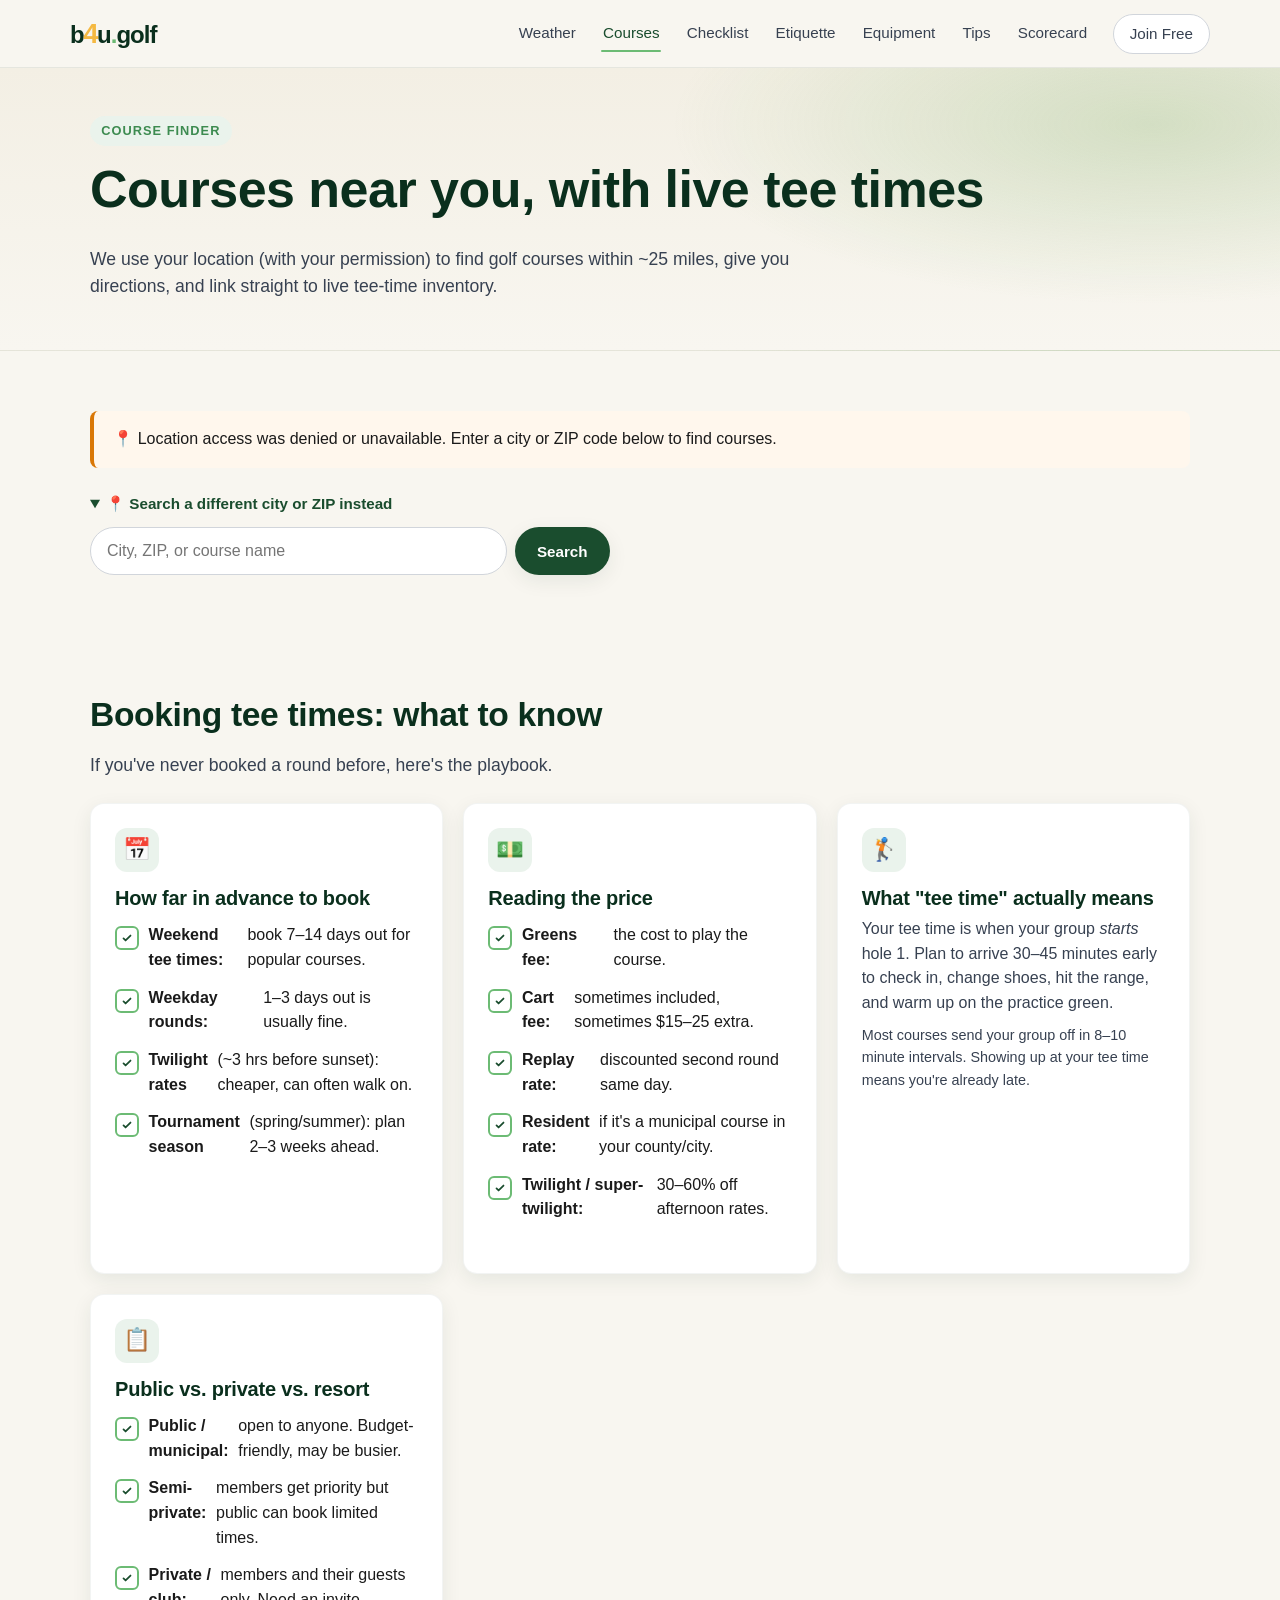
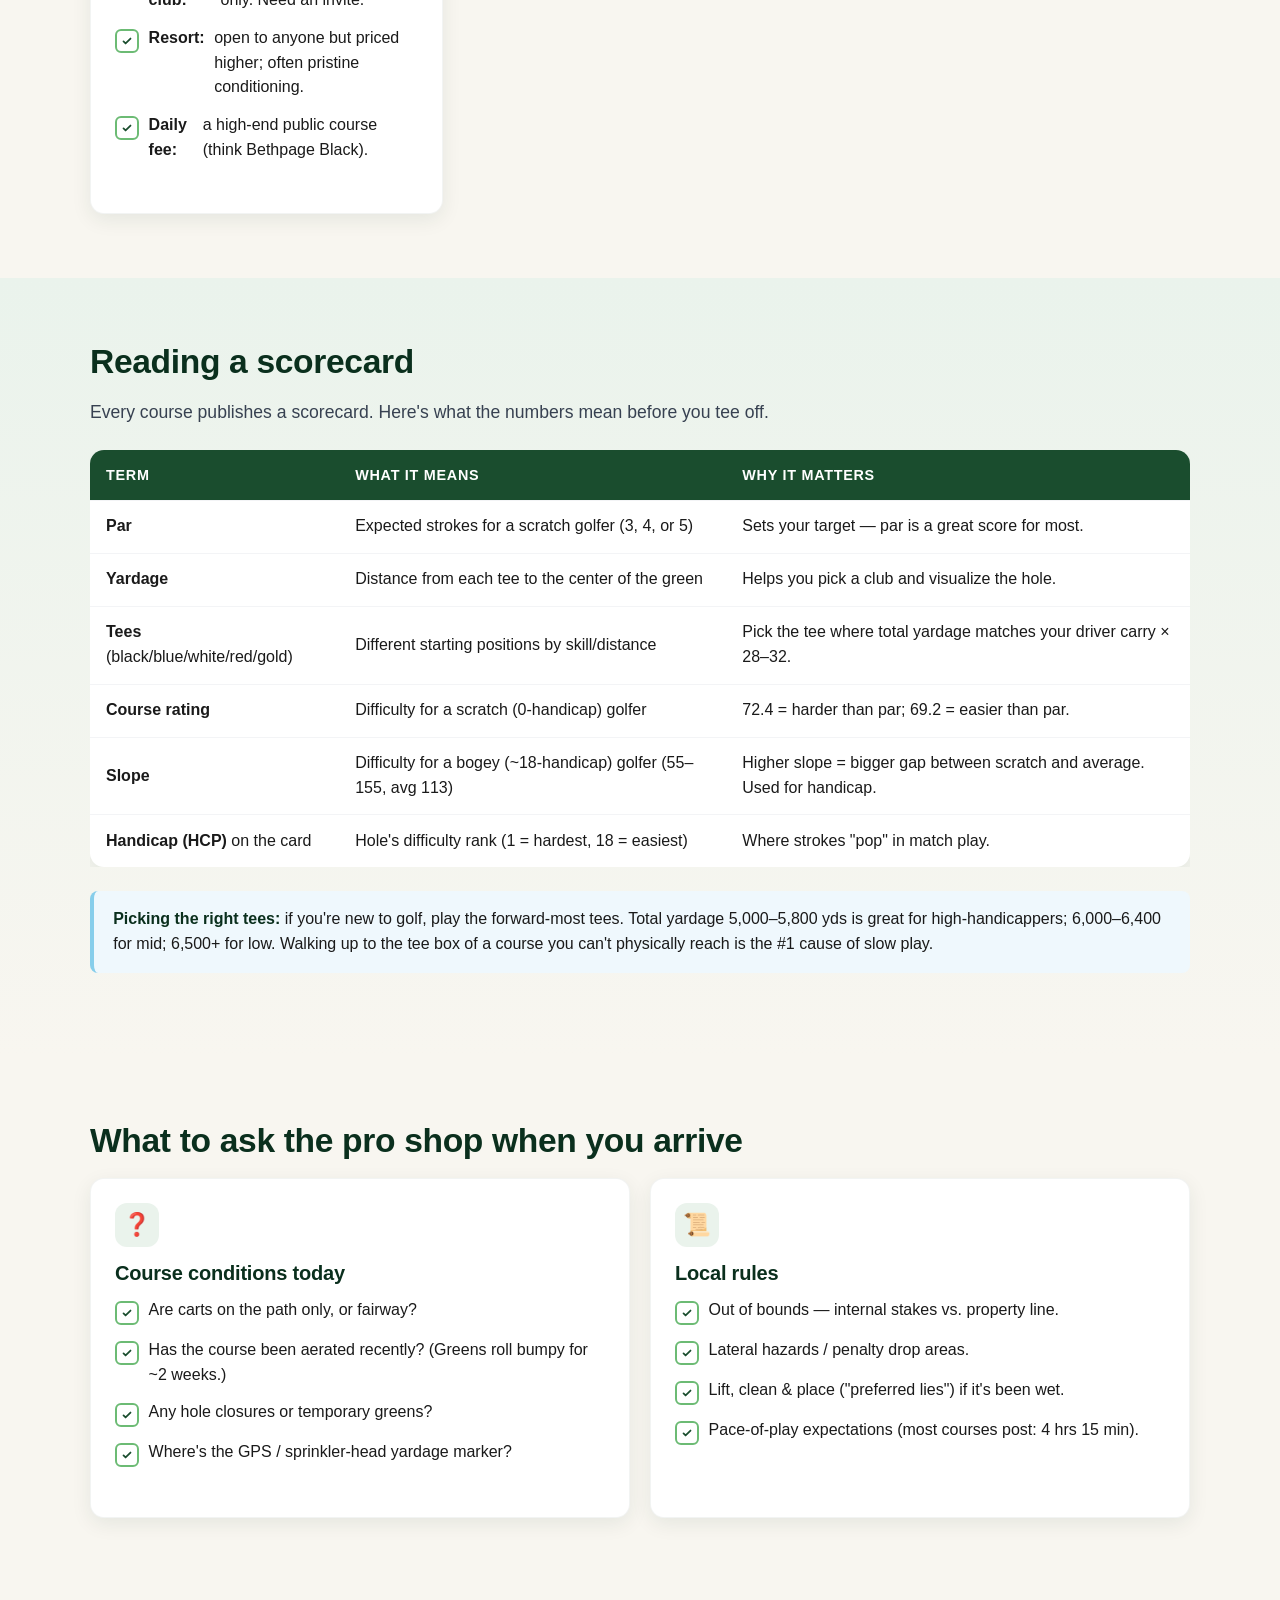
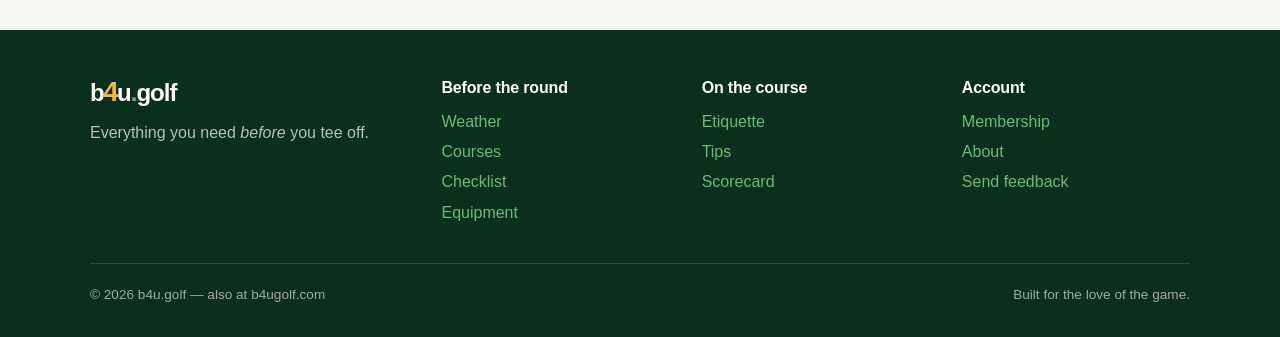
<file: courses.html>
<!DOCTYPE html>
<html lang="en">
<head>
  <meta charset="UTF-8" />
  <meta name="viewport" content="width=device-width, initial-scale=1.0" />
  <title>Find a Golf Course Near You — B4U.Golf</title>
  <meta name="description" content="GPS course finder. Discover public and private golf courses near your location, get directions, and book live tee times." />
  <meta name="theme-color" content="#1a4d2e" />
  <link rel="manifest" href="manifest.json" />
  <link rel="icon" href="data:image/svg+xml,%3Csvg%20xmlns=%27http://www.w3.org/2000/svg%27%20viewBox=%270%200%20100%20100%27%3E%3Crect%20x=%274%27%20y=%274%27%20width=%2792%27%20height=%2792%27%20rx=%2220%27%20fill=%27%230a2f1d%27/%3E%3Ctext%20x=%2750%27%20y=%2778%27%20font-size=%2282%27%20text-anchor=%27middle%27%20fill=%27%23f5b941%27%20font-family=%27Arial,sans-serif%27%20font-weight=%27900%27%3E4%3C/text%3E%3C/svg%3E" />
  <link rel="stylesheet" href="styles.css" />
</head>
<body>

<header class="site-header">
  <div class="container nav">
    <a href="index.html" class="brand">b<span class="four">4</span>u<span class="dot">.</span>golf</a>
    <button class="nav-toggle" aria-label="Toggle navigation"><svg viewBox="0 0 24 24" fill="none" stroke="currentColor" stroke-width="2.2"><path d="M3 6h18M3 12h18M3 18h18" stroke-linecap="round"/></svg></button>
    <ul class="nav-links">
      <li><a href="weather.html">Weather</a></li>
      <li><a href="courses.html">Courses</a></li>
      <li><a href="checklist.html">Checklist</a></li>
      <li><a href="etiquette.html">Etiquette</a></li>
      <li><a href="equipment.html">Equipment</a></li>
      <li><a href="tips.html">Tips</a></li>
      <li><a href="scorecard.html">Scorecard</a></li>
      <li><a href="members.html" class="btn btn-secondary" style="padding:0.45rem 1rem">Join Free</a></li>
    </ul>
  </div>
</header>

<section class="page-header">
  <div class="container">
    <span class="eyebrow">Course finder</span>
    <h1>Courses near you, with live tee times</h1>
    <p class="lead">We use your location (with your permission) to find golf courses within ~25 miles, give you directions, and link straight to live tee-time inventory.</p>
  </div>
</section>

<section class="section-tight">
  <div class="container">
    <p id="cf-place" class="muted" style="font-size:0.95rem"></p>
    <div id="course-finder">
      <p class="muted">📍 Detecting your location to find courses near you…</p>
    </div>

    <details id="cf-search-details" style="margin-top:1.5rem">
      <summary style="cursor:pointer;color:var(--green-700);font-weight:600;font-size:0.95rem">📍 Search a different city or ZIP instead</summary>
      <form id="cf-form" class="field" style="max-width:520px;margin-top:0.75rem">
        <input id="cf-input" type="text" placeholder="City, ZIP, or course name" />
        <button type="submit" class="btn">Search</button>
      </form>
    </details>
  </div>
</section>

<section class="section">
  <div class="container">
    <h2>Booking tee times: what to know</h2>
    <p class="lead" style="max-width:46rem">If you've never booked a round before, here's the playbook.</p>

    <div class="grid grid-2" style="margin-top:1.5rem">
      <div class="card">
        <div class="icon">📅</div>
        <h3>How far in advance to book</h3>
        <ul class="checklist">
          <li><strong>Weekend tee times:</strong> book 7–14 days out for popular courses.</li>
          <li><strong>Weekday rounds:</strong> 1–3 days out is usually fine.</li>
          <li><strong>Twilight rates</strong> (~3 hrs before sunset): cheaper, can often walk on.</li>
          <li><strong>Tournament season</strong> (spring/summer): plan 2–3 weeks ahead.</li>
        </ul>
      </div>
      <div class="card">
        <div class="icon">💵</div>
        <h3>Reading the price</h3>
        <ul class="checklist">
          <li><strong>Greens fee:</strong> the cost to play the course.</li>
          <li><strong>Cart fee:</strong> sometimes included, sometimes $15–25 extra.</li>
          <li><strong>Replay rate:</strong> discounted second round same day.</li>
          <li><strong>Resident rate:</strong> if it's a municipal course in your county/city.</li>
          <li><strong>Twilight / super-twilight:</strong> 30–60% off afternoon rates.</li>
        </ul>
      </div>
      <div class="card">
        <div class="icon">🏌️</div>
        <h3>What "tee time" actually means</h3>
        <p>Your tee time is when your group <em>starts</em> hole 1. Plan to arrive 30–45 minutes early to check in, change shoes, hit the range, and warm up on the practice green.</p>
        <p class="muted" style="font-size:0.9rem">Most courses send your group off in 8–10 minute intervals. Showing up at your tee time means you're already late.</p>
      </div>
      <div class="card">
        <div class="icon">📋</div>
        <h3>Public vs. private vs. resort</h3>
        <ul class="checklist">
          <li><strong>Public / municipal:</strong> open to anyone. Budget-friendly, may be busier.</li>
          <li><strong>Semi-private:</strong> members get priority but public can book limited times.</li>
          <li><strong>Private / club:</strong> members and their guests only. Need an invite.</li>
          <li><strong>Resort:</strong> open to anyone but priced higher; often pristine conditioning.</li>
          <li><strong>Daily fee:</strong> a high-end public course (think Bethpage Black).</li>
        </ul>
      </div>
    </div>
  </div>
</section>

<section class="section" style="background:linear-gradient(180deg,var(--green-50),var(--cream))">
  <div class="container">
    <h2>Reading a scorecard</h2>
    <p class="lead" style="max-width:46rem">Every course publishes a scorecard. Here's what the numbers mean before you tee off.</p>

    <div class="table-wrap" style="margin-top:1.5rem">
      <table class="gtable">
        <thead>
          <tr><th>Term</th><th>What it means</th><th>Why it matters</th></tr>
        </thead>
        <tbody>
          <tr><td><strong>Par</strong></td><td>Expected strokes for a scratch golfer (3, 4, or 5)</td><td>Sets your target — par is a great score for most.</td></tr>
          <tr><td><strong>Yardage</strong></td><td>Distance from each tee to the center of the green</td><td>Helps you pick a club and visualize the hole.</td></tr>
          <tr><td><strong>Tees</strong> (black/blue/white/red/gold)</td><td>Different starting positions by skill/distance</td><td>Pick the tee where total yardage matches your driver carry × 28–32.</td></tr>
          <tr><td><strong>Course rating</strong></td><td>Difficulty for a scratch (0-handicap) golfer</td><td>72.4 = harder than par; 69.2 = easier than par.</td></tr>
          <tr><td><strong>Slope</strong></td><td>Difficulty for a bogey (~18-handicap) golfer (55–155, avg 113)</td><td>Higher slope = bigger gap between scratch and average. Used for handicap.</td></tr>
          <tr><td><strong>Handicap (HCP)</strong> on the card</td><td>Hole's difficulty rank (1 = hardest, 18 = easiest)</td><td>Where strokes "pop" in match play.</td></tr>
        </tbody>
      </table>
    </div>

    <div class="callout info" style="margin-top:1.5rem">
      <strong>Picking the right tees:</strong> if you're new to golf, play the forward-most tees. Total yardage 5,000–5,800 yds is great for high-handicappers; 6,000–6,400 for mid; 6,500+ for low. Walking up to the tee box of a course you can't physically reach is the #1 cause of slow play.
    </div>
  </div>
</section>

<section class="section">
  <div class="container">
    <h2>What to ask the pro shop when you arrive</h2>
    <div class="grid grid-2">
      <div class="card">
        <div class="icon">❓</div>
        <h3>Course conditions today</h3>
        <ul class="checklist">
          <li>Are carts on the path only, or fairway?</li>
          <li>Has the course been aerated recently? (Greens roll bumpy for ~2 weeks.)</li>
          <li>Any hole closures or temporary greens?</li>
          <li>Where's the GPS / sprinkler-head yardage marker?</li>
        </ul>
      </div>
      <div class="card">
        <div class="icon">📜</div>
        <h3>Local rules</h3>
        <ul class="checklist">
          <li>Out of bounds — internal stakes vs. property line.</li>
          <li>Lateral hazards / penalty drop areas.</li>
          <li>Lift, clean &amp; place ("preferred lies") if it's been wet.</li>
          <li>Pace-of-play expectations (most courses post: 4 hrs 15 min).</li>
        </ul>
      </div>
    </div>
  </div>
</section>

<footer class="site-footer">
  <div class="container">
    <div class="footer-grid">
      <div><div class="brand" style="color:white">b<span class="four">4</span>u<span class="dot">.</span>golf</div><p style="color:rgba(255,255,255,0.7);margin-top:0.75rem">Everything you need <em>before</em> you tee off.</p></div>
      <div><h4>Before the round</h4><ul><li><a href="weather.html">Weather</a></li><li><a href="courses.html">Courses</a></li><li><a href="checklist.html">Checklist</a></li><li><a href="equipment.html">Equipment</a></li></ul></div>
      <div><h4>On the course</h4><ul><li><a href="etiquette.html">Etiquette</a></li><li><a href="tips.html">Tips</a></li><li><a href="scorecard.html">Scorecard</a></li></ul></div>
      <div><h4>Account</h4><ul><li><a href="members.html">Membership</a></li><li><a href="about.html">About</a></li><li><a href="feedback.html">Send feedback</a></li></ul></div>
    </div>
    <div class="footer-bottom"><span>© <span data-year>2026</span> b4u.golf — also at b4ugolf.com</span><span>Built for the love of the game.</span></div>
  </div>
</footer>

<script src="script.js"></script>
</body>
</html>
</file>
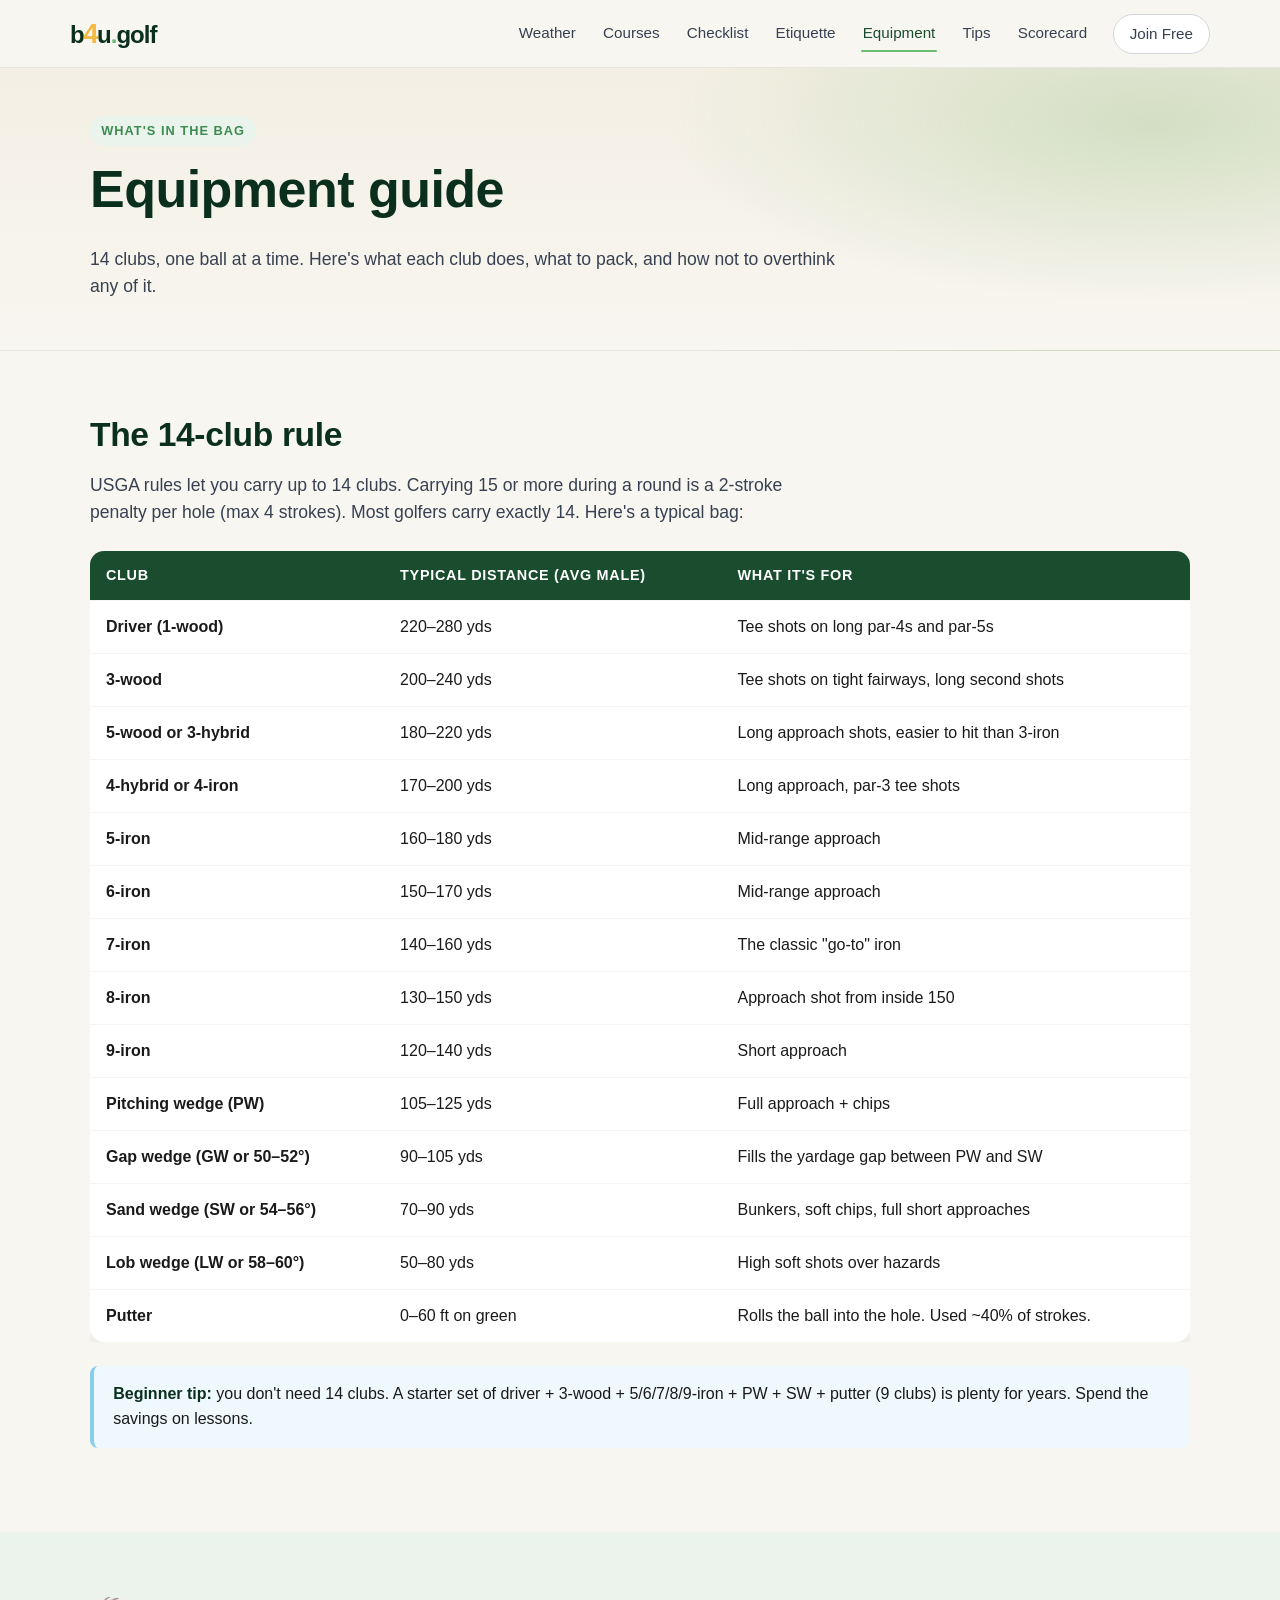
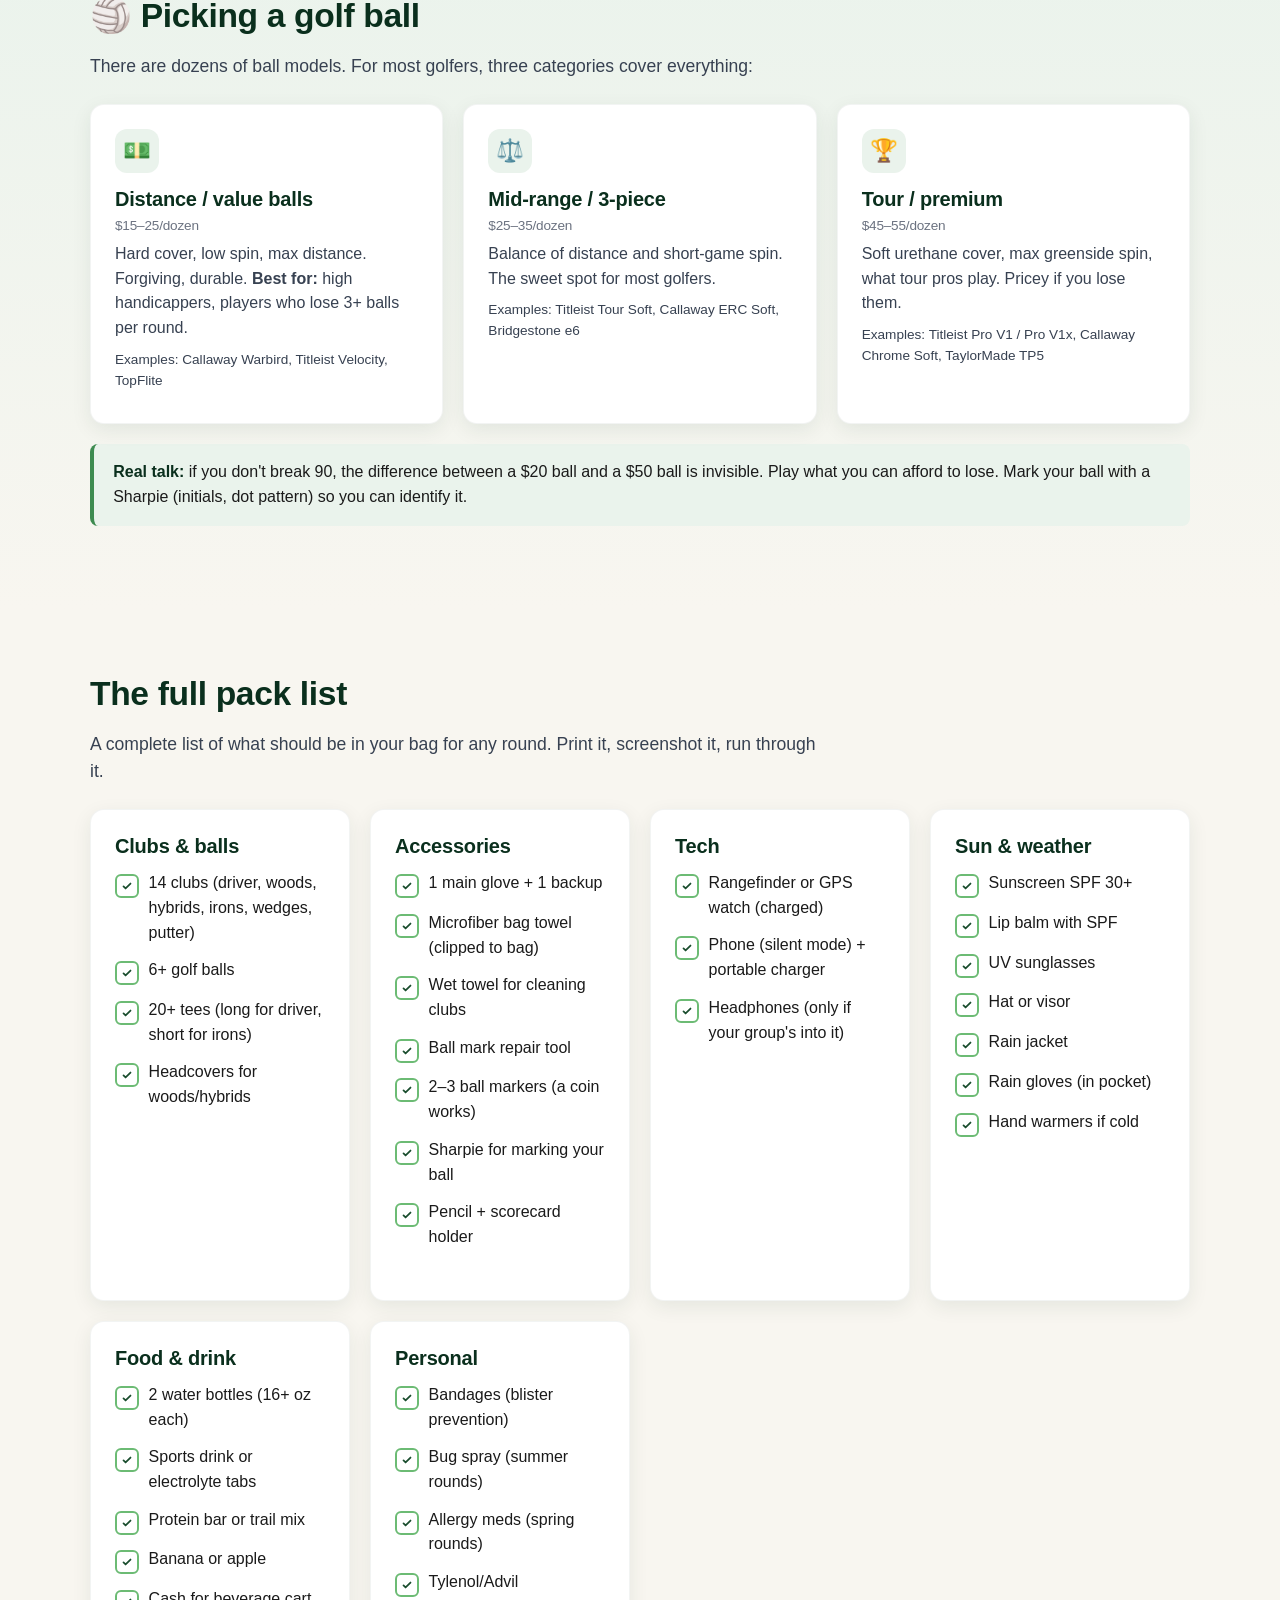
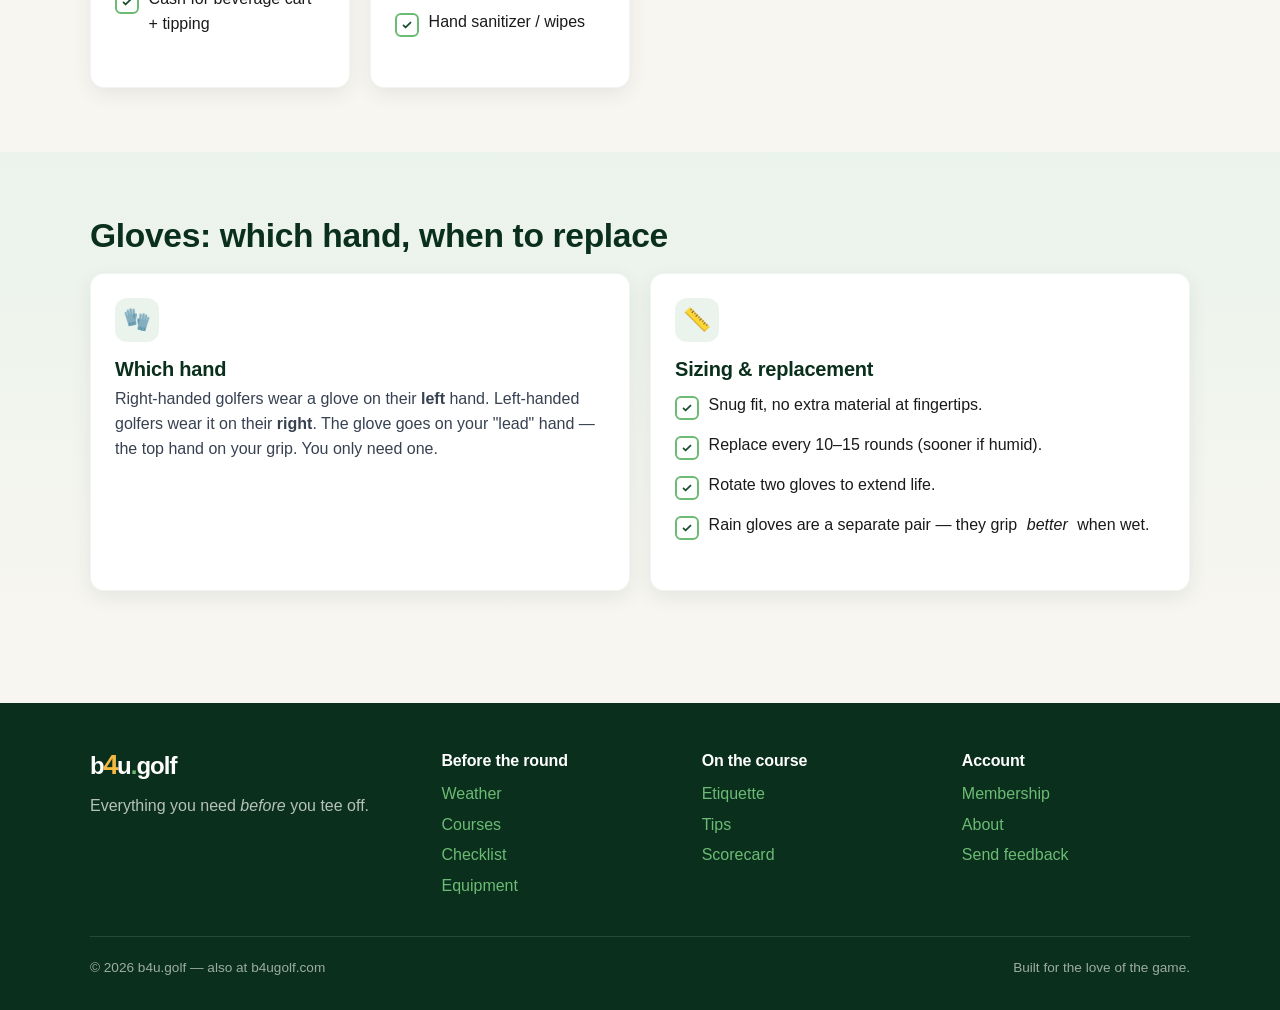
<file: equipment.html>
<!DOCTYPE html>
<html lang="en">
<head>
  <meta charset="UTF-8" />
  <meta name="viewport" content="width=device-width, initial-scale=1.0" />
  <title>Golf Equipment Guide — B4U.Golf</title>
  <meta name="description" content="What's in a golf bag, what each club does, ball selection, gloves, weather gear, and a 60-second pack list." />
  <meta name="theme-color" content="#1a4d2e" />
  <link rel="manifest" href="manifest.json" />
  <link rel="icon" href="data:image/svg+xml,%3Csvg%20xmlns=%27http://www.w3.org/2000/svg%27%20viewBox=%270%200%20100%20100%27%3E%3Crect%20x=%274%27%20y=%274%27%20width=%2792%27%20height=%2792%27%20rx=%2220%27%20fill=%27%230a2f1d%27/%3E%3Ctext%20x=%2750%27%20y=%2778%27%20font-size=%2282%27%20text-anchor=%27middle%27%20fill=%27%23f5b941%27%20font-family=%27Arial,sans-serif%27%20font-weight=%27900%27%3E4%3C/text%3E%3C/svg%3E" />
  <link rel="stylesheet" href="styles.css" />
</head>
<body>

<header class="site-header">
  <div class="container nav">
    <a href="index.html" class="brand">b<span class="four">4</span>u<span class="dot">.</span>golf</a>
    <button class="nav-toggle" aria-label="Toggle navigation"><svg viewBox="0 0 24 24" fill="none" stroke="currentColor" stroke-width="2.2"><path d="M3 6h18M3 12h18M3 18h18" stroke-linecap="round"/></svg></button>
    <ul class="nav-links">
      <li><a href="weather.html">Weather</a></li>
      <li><a href="courses.html">Courses</a></li>
      <li><a href="checklist.html">Checklist</a></li>
      <li><a href="etiquette.html">Etiquette</a></li>
      <li><a href="equipment.html">Equipment</a></li>
      <li><a href="tips.html">Tips</a></li>
      <li><a href="scorecard.html">Scorecard</a></li>
      <li><a href="members.html" class="btn btn-secondary" style="padding:0.45rem 1rem">Join Free</a></li>
    </ul>
  </div>
</header>

<section class="page-header">
  <div class="container">
    <span class="eyebrow">What's in the bag</span>
    <h1>Equipment guide</h1>
    <p class="lead">14 clubs, one ball at a time. Here's what each club does, what to pack, and how not to overthink any of it.</p>
  </div>
</section>

<section class="section">
  <div class="container">
    <h2>The 14-club rule</h2>
    <p class="lead" style="max-width:46rem">USGA rules let you carry up to 14 clubs. Carrying 15 or more during a round is a 2-stroke penalty per hole (max 4 strokes). Most golfers carry exactly 14. Here's a typical bag:</p>

    <div class="table-wrap" style="margin-top:1.5rem">
      <table class="gtable">
        <thead><tr><th>Club</th><th>Typical distance (avg male)</th><th>What it's for</th></tr></thead>
        <tbody>
          <tr><td><strong>Driver (1-wood)</strong></td><td>220–280 yds</td><td>Tee shots on long par-4s and par-5s</td></tr>
          <tr><td><strong>3-wood</strong></td><td>200–240 yds</td><td>Tee shots on tight fairways, long second shots</td></tr>
          <tr><td><strong>5-wood or 3-hybrid</strong></td><td>180–220 yds</td><td>Long approach shots, easier to hit than 3-iron</td></tr>
          <tr><td><strong>4-hybrid or 4-iron</strong></td><td>170–200 yds</td><td>Long approach, par-3 tee shots</td></tr>
          <tr><td><strong>5-iron</strong></td><td>160–180 yds</td><td>Mid-range approach</td></tr>
          <tr><td><strong>6-iron</strong></td><td>150–170 yds</td><td>Mid-range approach</td></tr>
          <tr><td><strong>7-iron</strong></td><td>140–160 yds</td><td>The classic "go-to" iron</td></tr>
          <tr><td><strong>8-iron</strong></td><td>130–150 yds</td><td>Approach shot from inside 150</td></tr>
          <tr><td><strong>9-iron</strong></td><td>120–140 yds</td><td>Short approach</td></tr>
          <tr><td><strong>Pitching wedge (PW)</strong></td><td>105–125 yds</td><td>Full approach + chips</td></tr>
          <tr><td><strong>Gap wedge (GW or 50–52°)</strong></td><td>90–105 yds</td><td>Fills the yardage gap between PW and SW</td></tr>
          <tr><td><strong>Sand wedge (SW or 54–56°)</strong></td><td>70–90 yds</td><td>Bunkers, soft chips, full short approaches</td></tr>
          <tr><td><strong>Lob wedge (LW or 58–60°)</strong></td><td>50–80 yds</td><td>High soft shots over hazards</td></tr>
          <tr><td><strong>Putter</strong></td><td>0–60 ft on green</td><td>Rolls the ball into the hole. Used ~40% of strokes.</td></tr>
        </tbody>
      </table>
    </div>

    <div class="callout info" style="margin-top:1.5rem">
      <strong>Beginner tip:</strong> you don't need 14 clubs. A starter set of driver + 3-wood + 5/6/7/8/9-iron + PW + SW + putter (9 clubs) is plenty for years. Spend the savings on lessons.
    </div>
  </div>
</section>

<section class="section" style="background:linear-gradient(180deg,var(--green-50),var(--cream))">
  <div class="container">
    <h2>🏐 Picking a golf ball</h2>
    <p class="lead" style="max-width:46rem">There are dozens of ball models. For most golfers, three categories cover everything:</p>

    <div class="grid grid-3" style="margin-top:1.5rem">
      <div class="card">
        <div class="icon">💵</div>
        <h3>Distance / value balls<br><span class="muted" style="font-size:0.85rem;font-weight:normal">$15–25/dozen</span></h3>
        <p>Hard cover, low spin, max distance. Forgiving, durable. <strong>Best for:</strong> high handicappers, players who lose 3+ balls per round.</p>
        <p class="muted" style="font-size:0.85rem">Examples: Callaway Warbird, Titleist Velocity, TopFlite</p>
      </div>
      <div class="card">
        <div class="icon">⚖️</div>
        <h3>Mid-range / 3-piece<br><span class="muted" style="font-size:0.85rem;font-weight:normal">$25–35/dozen</span></h3>
        <p>Balance of distance and short-game spin. The sweet spot for most golfers.</p>
        <p class="muted" style="font-size:0.85rem">Examples: Titleist Tour Soft, Callaway ERC Soft, Bridgestone e6</p>
      </div>
      <div class="card">
        <div class="icon">🏆</div>
        <h3>Tour / premium<br><span class="muted" style="font-size:0.85rem;font-weight:normal">$45–55/dozen</span></h3>
        <p>Soft urethane cover, max greenside spin, what tour pros play. Pricey if you lose them.</p>
        <p class="muted" style="font-size:0.85rem">Examples: Titleist Pro V1 / Pro V1x, Callaway Chrome Soft, TaylorMade TP5</p>
      </div>
    </div>

    <div class="callout">
      <strong>Real talk:</strong> if you don't break 90, the difference between a $20 ball and a $50 ball is invisible. Play what you can afford to lose. Mark your ball with a Sharpie (initials, dot pattern) so you can identify it.
    </div>
  </div>
</section>

<section class="section">
  <div class="container">
    <h2>The full pack list</h2>
    <p class="lead" style="max-width:46rem">A complete list of what should be in your bag for any round. Print it, screenshot it, run through it.</p>

    <div class="grid grid-3" style="margin-top:1.5rem">
      <div class="card">
        <h3>Clubs &amp; balls</h3>
        <ul class="checklist">
          <li>14 clubs (driver, woods, hybrids, irons, wedges, putter)</li>
          <li>6+ golf balls</li>
          <li>20+ tees (long for driver, short for irons)</li>
          <li>Headcovers for woods/hybrids</li>
        </ul>
      </div>
      <div class="card">
        <h3>Accessories</h3>
        <ul class="checklist">
          <li>1 main glove + 1 backup</li>
          <li>Microfiber bag towel (clipped to bag)</li>
          <li>Wet towel for cleaning clubs</li>
          <li>Ball mark repair tool</li>
          <li>2–3 ball markers (a coin works)</li>
          <li>Sharpie for marking your ball</li>
          <li>Pencil + scorecard holder</li>
        </ul>
      </div>
      <div class="card">
        <h3>Tech</h3>
        <ul class="checklist">
          <li>Rangefinder or GPS watch (charged)</li>
          <li>Phone (silent mode) + portable charger</li>
          <li>Headphones (only if your group's into it)</li>
        </ul>
      </div>
      <div class="card">
        <h3>Sun &amp; weather</h3>
        <ul class="checklist">
          <li>Sunscreen SPF 30+</li>
          <li>Lip balm with SPF</li>
          <li>UV sunglasses</li>
          <li>Hat or visor</li>
          <li>Rain jacket</li>
          <li>Rain gloves (in pocket)</li>
          <li>Hand warmers if cold</li>
        </ul>
      </div>
      <div class="card">
        <h3>Food &amp; drink</h3>
        <ul class="checklist">
          <li>2 water bottles (16+ oz each)</li>
          <li>Sports drink or electrolyte tabs</li>
          <li>Protein bar or trail mix</li>
          <li>Banana or apple</li>
          <li>Cash for beverage cart + tipping</li>
        </ul>
      </div>
      <div class="card">
        <h3>Personal</h3>
        <ul class="checklist">
          <li>Bandages (blister prevention)</li>
          <li>Bug spray (summer rounds)</li>
          <li>Allergy meds (spring rounds)</li>
          <li>Tylenol/Advil</li>
          <li>Hand sanitizer / wipes</li>
        </ul>
      </div>
    </div>
  </div>
</section>

<section class="section" style="background:linear-gradient(180deg,var(--green-50),var(--cream))">
  <div class="container">
    <h2>Gloves: which hand, when to replace</h2>
    <div class="grid grid-2">
      <div class="card">
        <div class="icon">🧤</div>
        <h3>Which hand</h3>
        <p>Right-handed golfers wear a glove on their <strong>left</strong> hand. Left-handed golfers wear it on their <strong>right</strong>. The glove goes on your "lead" hand — the top hand on your grip. You only need one.</p>
      </div>
      <div class="card">
        <div class="icon">📏</div>
        <h3>Sizing &amp; replacement</h3>
        <ul class="checklist">
          <li>Snug fit, no extra material at fingertips.</li>
          <li>Replace every 10–15 rounds (sooner if humid).</li>
          <li>Rotate two gloves to extend life.</li>
          <li>Rain gloves are a separate pair — they grip <em>better</em> when wet.</li>
        </ul>
      </div>
    </div>
  </div>
</section>

<footer class="site-footer">
  <div class="container">
    <div class="footer-grid">
      <div><div class="brand" style="color:white">b<span class="four">4</span>u<span class="dot">.</span>golf</div><p style="color:rgba(255,255,255,0.7);margin-top:0.75rem">Everything you need <em>before</em> you tee off.</p></div>
      <div><h4>Before the round</h4><ul><li><a href="weather.html">Weather</a></li><li><a href="courses.html">Courses</a></li><li><a href="checklist.html">Checklist</a></li><li><a href="equipment.html">Equipment</a></li></ul></div>
      <div><h4>On the course</h4><ul><li><a href="etiquette.html">Etiquette</a></li><li><a href="tips.html">Tips</a></li><li><a href="scorecard.html">Scorecard</a></li></ul></div>
      <div><h4>Account</h4><ul><li><a href="members.html">Membership</a></li><li><a href="about.html">About</a></li><li><a href="feedback.html">Send feedback</a></li></ul></div>
    </div>
    <div class="footer-bottom"><span>© <span data-year>2026</span> b4u.golf — also at b4ugolf.com</span><span>Built for the love of the game.</span></div>
  </div>
</footer>

<script src="script.js"></script>
</body>
</html>
</file>
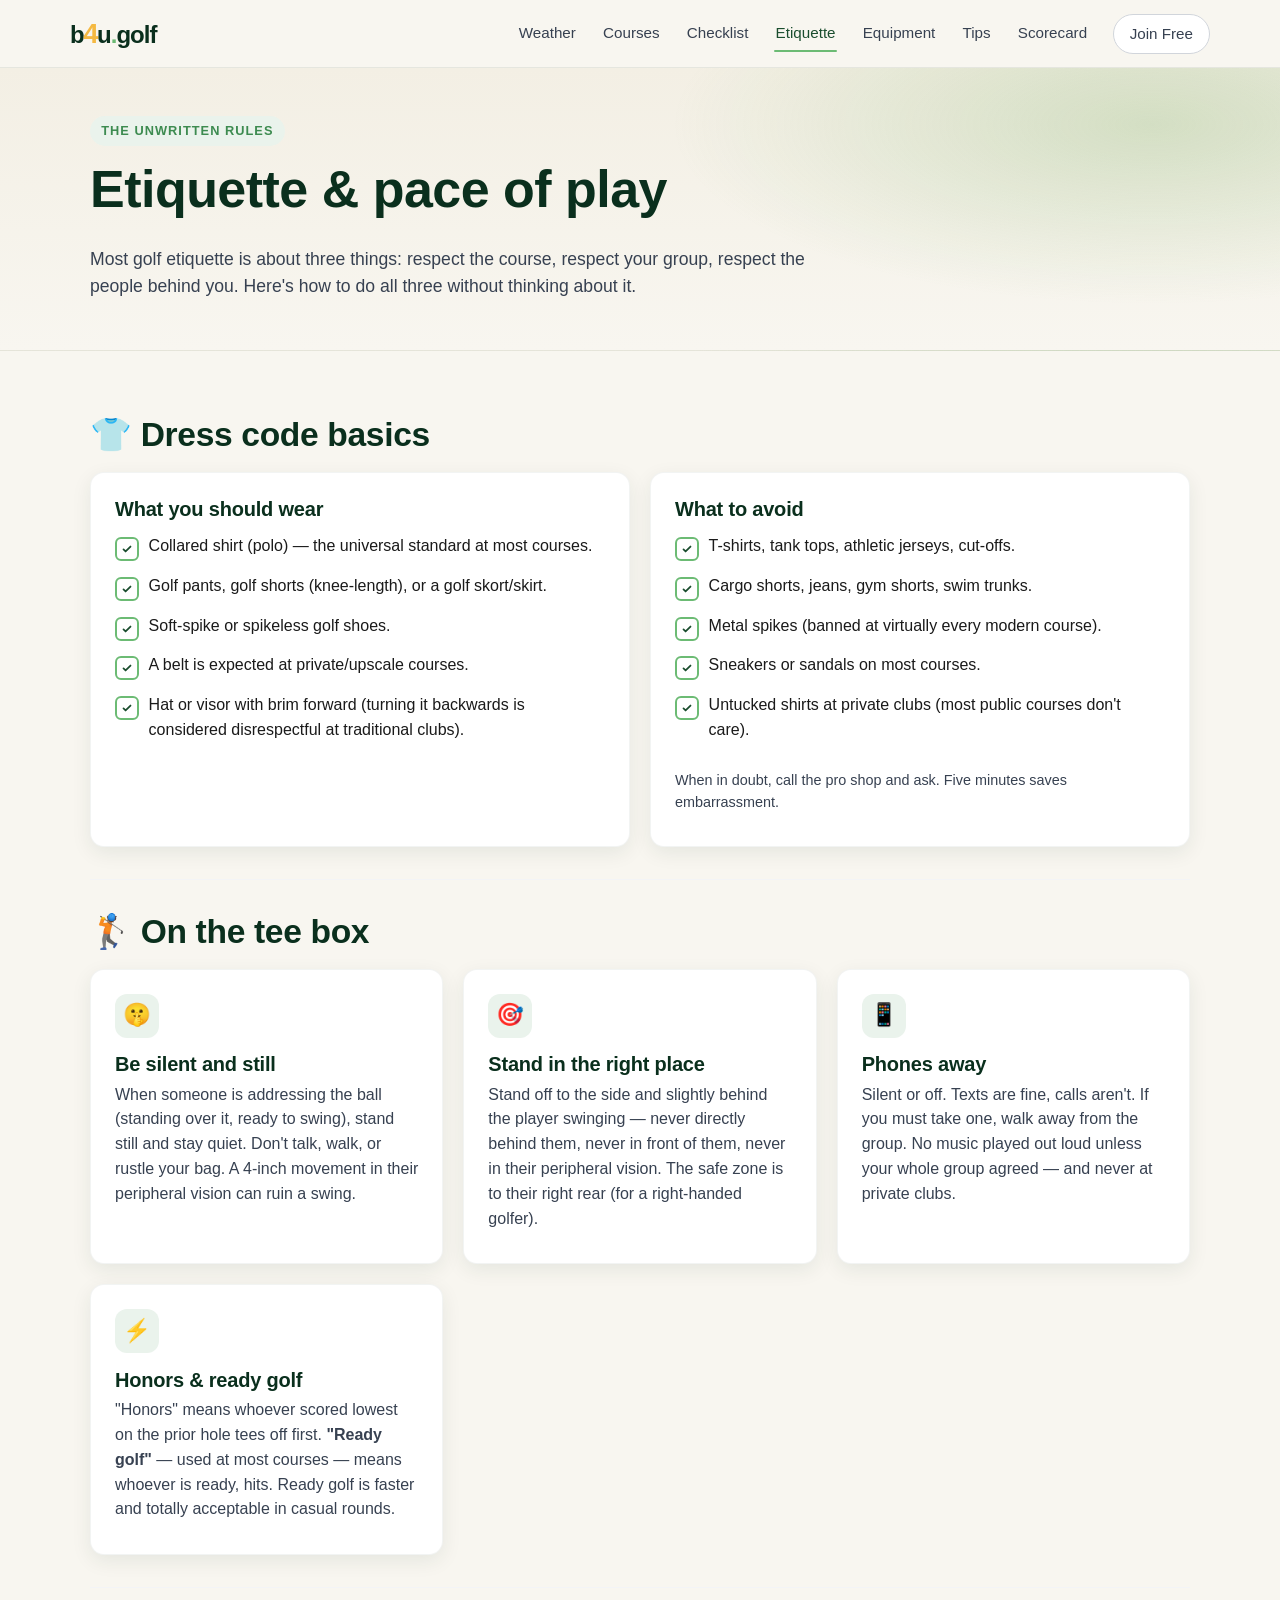
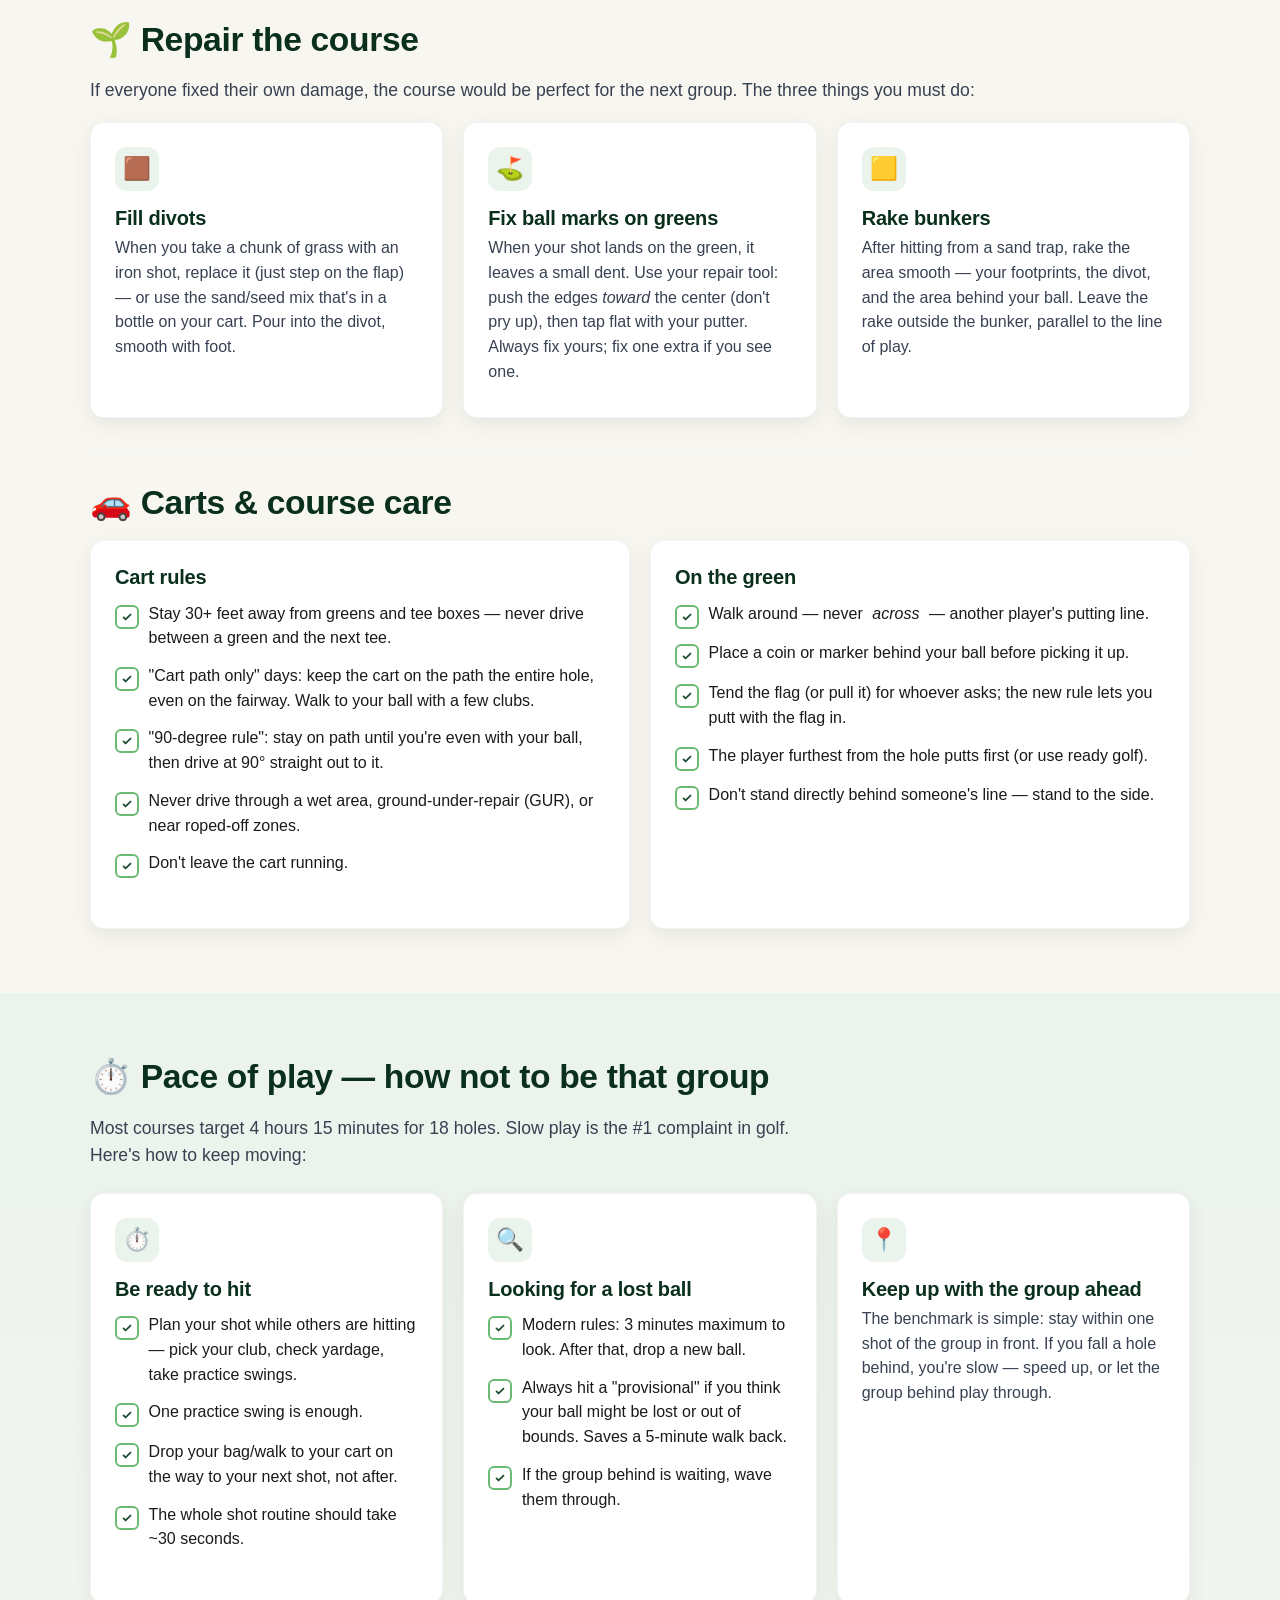
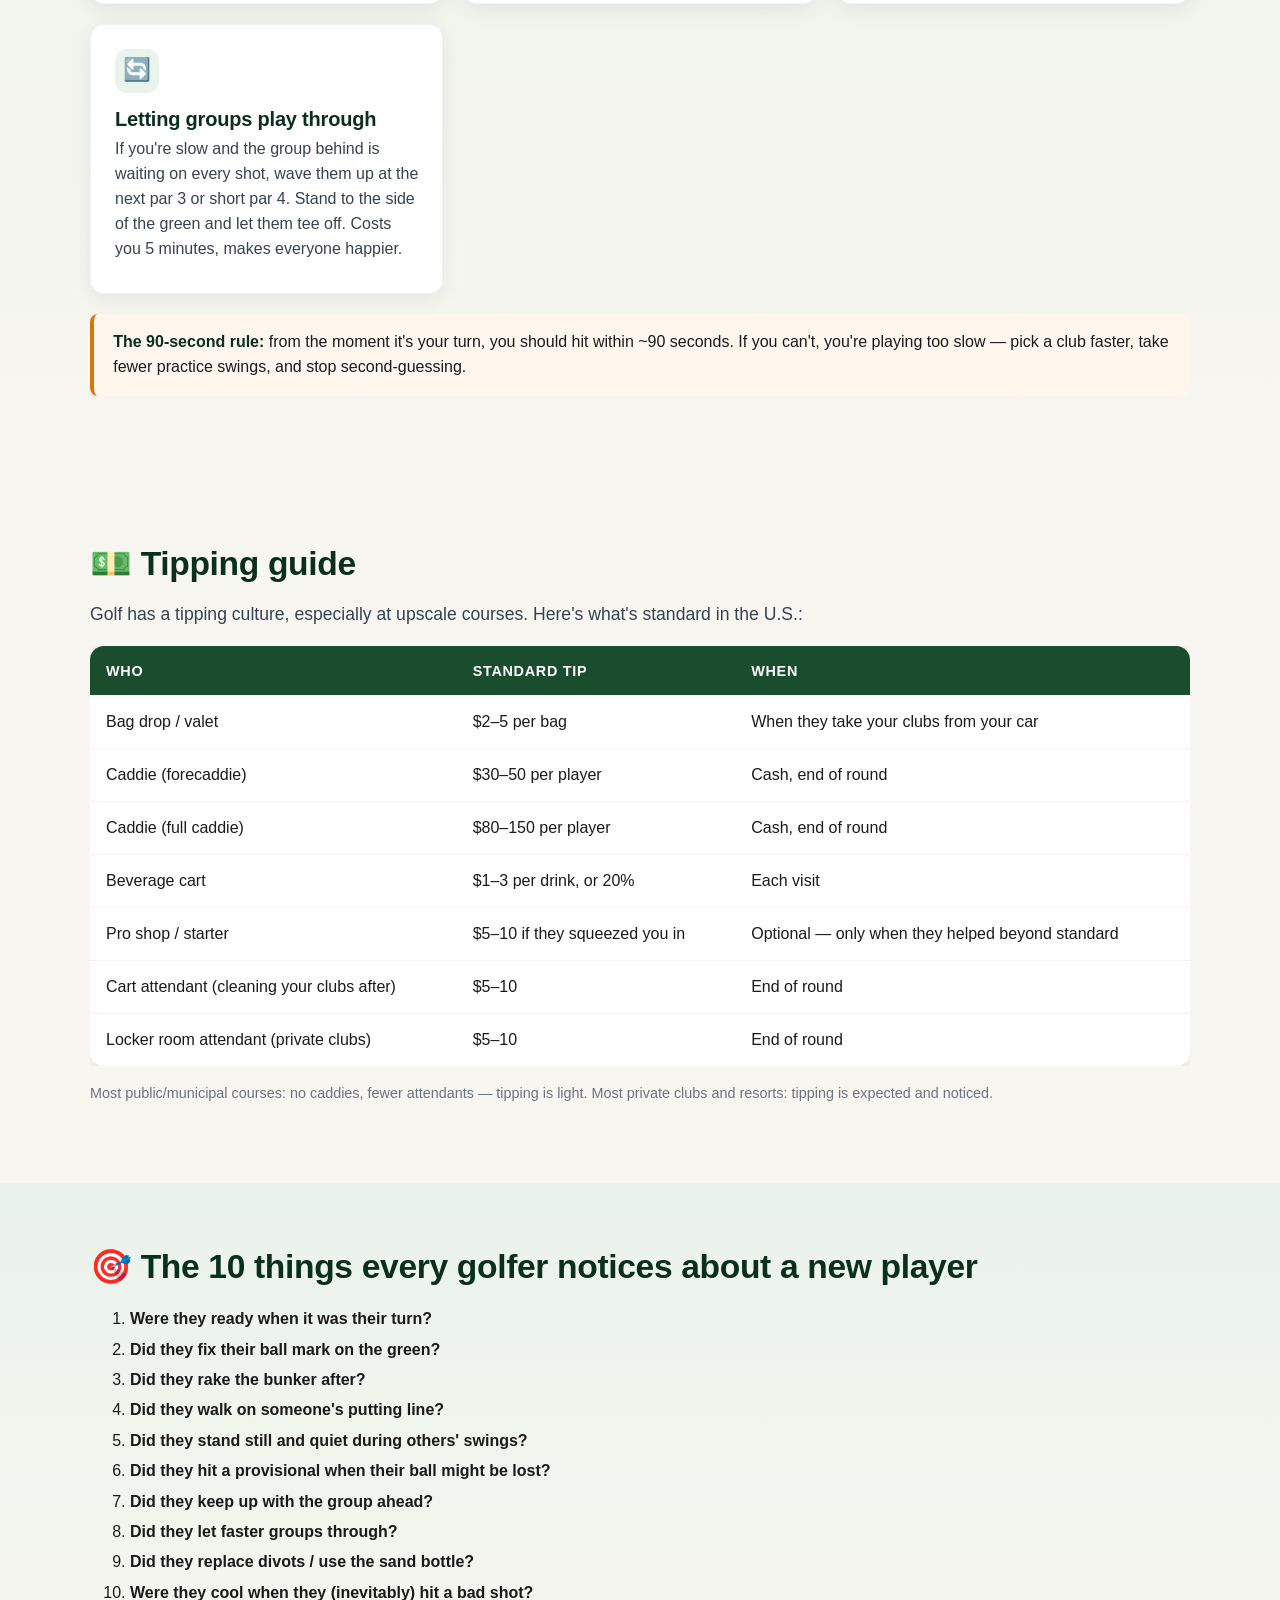
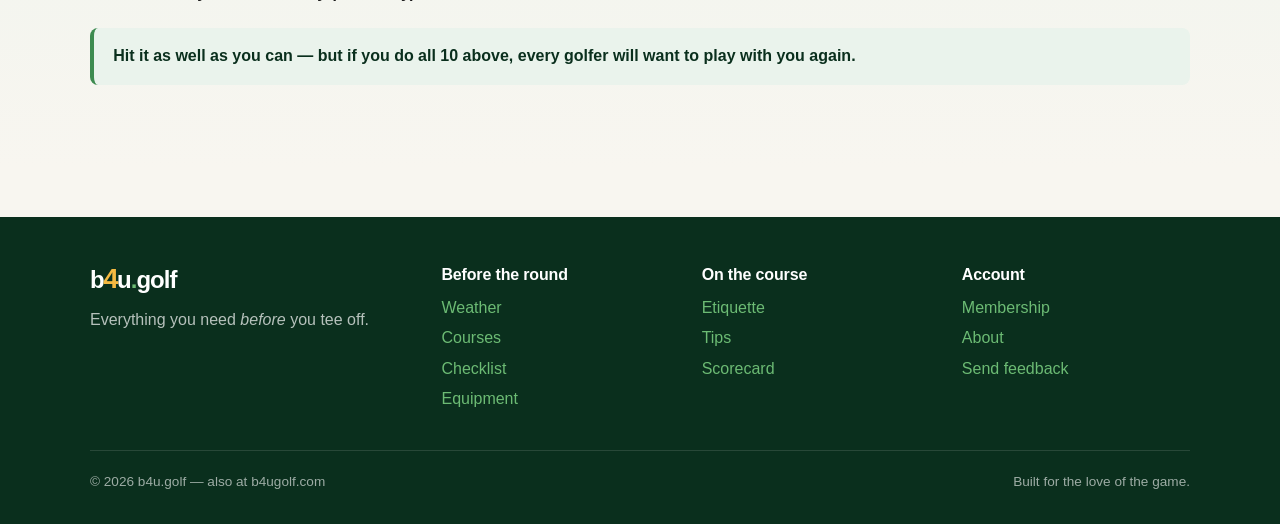
<file: etiquette.html>
<!DOCTYPE html>
<html lang="en">
<head>
  <meta charset="UTF-8" />
  <meta name="viewport" content="width=device-width, initial-scale=1.0" />
  <title>Golf Etiquette &amp; Pace of Play — B4U.Golf</title>
  <meta name="description" content="Dress code, ready golf, repairing the course, tipping and how not to slow your group down. The unwritten rules, written down." />
  <meta name="theme-color" content="#1a4d2e" />
  <link rel="manifest" href="manifest.json" />
  <link rel="icon" href="data:image/svg+xml,%3Csvg%20xmlns=%27http://www.w3.org/2000/svg%27%20viewBox=%270%200%20100%20100%27%3E%3Crect%20x=%274%27%20y=%274%27%20width=%2792%27%20height=%2792%27%20rx=%2220%27%20fill=%27%230a2f1d%27/%3E%3Ctext%20x=%2750%27%20y=%2778%27%20font-size=%2282%27%20text-anchor=%27middle%27%20fill=%27%23f5b941%27%20font-family=%27Arial,sans-serif%27%20font-weight=%27900%27%3E4%3C/text%3E%3C/svg%3E" />
  <link rel="stylesheet" href="styles.css" />
</head>
<body>

<header class="site-header">
  <div class="container nav">
    <a href="index.html" class="brand">b<span class="four">4</span>u<span class="dot">.</span>golf</a>
    <button class="nav-toggle" aria-label="Toggle navigation"><svg viewBox="0 0 24 24" fill="none" stroke="currentColor" stroke-width="2.2"><path d="M3 6h18M3 12h18M3 18h18" stroke-linecap="round"/></svg></button>
    <ul class="nav-links">
      <li><a href="weather.html">Weather</a></li>
      <li><a href="courses.html">Courses</a></li>
      <li><a href="checklist.html">Checklist</a></li>
      <li><a href="etiquette.html">Etiquette</a></li>
      <li><a href="equipment.html">Equipment</a></li>
      <li><a href="tips.html">Tips</a></li>
      <li><a href="scorecard.html">Scorecard</a></li>
      <li><a href="members.html" class="btn btn-secondary" style="padding:0.45rem 1rem">Join Free</a></li>
    </ul>
  </div>
</header>

<section class="page-header">
  <div class="container">
    <span class="eyebrow">The unwritten rules</span>
    <h1>Etiquette &amp; pace of play</h1>
    <p class="lead">Most golf etiquette is about three things: respect the course, respect your group, respect the people behind you. Here's how to do all three without thinking about it.</p>
  </div>
</section>

<section class="section">
  <div class="container">
    <h2>👕 Dress code basics</h2>
    <div class="grid grid-2">
      <div class="card">
        <h3>What you should wear</h3>
        <ul class="checklist">
          <li>Collared shirt (polo) — the universal standard at most courses.</li>
          <li>Golf pants, golf shorts (knee-length), or a golf skort/skirt.</li>
          <li>Soft-spike or spikeless golf shoes.</li>
          <li>A belt is expected at private/upscale courses.</li>
          <li>Hat or visor with brim forward (turning it backwards is considered disrespectful at traditional clubs).</li>
        </ul>
      </div>
      <div class="card">
        <h3>What to avoid</h3>
        <ul class="checklist">
          <li>T-shirts, tank tops, athletic jerseys, cut-offs.</li>
          <li>Cargo shorts, jeans, gym shorts, swim trunks.</li>
          <li>Metal spikes (banned at virtually every modern course).</li>
          <li>Sneakers or sandals on most courses.</li>
          <li>Untucked shirts at private clubs (most public courses don't care).</li>
        </ul>
        <p class="muted" style="font-size:0.9rem">When in doubt, call the pro shop and ask. Five minutes saves embarrassment.</p>
      </div>
    </div>

    <div class="divider"></div>

    <h2>🏌️ On the tee box</h2>
    <div class="grid grid-2">
      <div class="card">
        <div class="icon">🤫</div>
        <h3>Be silent and still</h3>
        <p>When someone is addressing the ball (standing over it, ready to swing), stand still and stay quiet. Don't talk, walk, or rustle your bag. A 4-inch movement in their peripheral vision can ruin a swing.</p>
      </div>
      <div class="card">
        <div class="icon">🎯</div>
        <h3>Stand in the right place</h3>
        <p>Stand off to the side and slightly behind the player swinging — never directly behind them, never in front of them, never in their peripheral vision. The safe zone is to their right rear (for a right-handed golfer).</p>
      </div>
      <div class="card">
        <div class="icon">📱</div>
        <h3>Phones away</h3>
        <p>Silent or off. Texts are fine, calls aren't. If you must take one, walk away from the group. No music played out loud unless your whole group agreed — and never at private clubs.</p>
      </div>
      <div class="card">
        <div class="icon">⚡</div>
        <h3>Honors &amp; ready golf</h3>
        <p>"Honors" means whoever scored lowest on the prior hole tees off first. <strong>"Ready golf"</strong> — used at most courses — means whoever is ready, hits. Ready golf is faster and totally acceptable in casual rounds.</p>
      </div>
    </div>

    <div class="divider"></div>

    <h2>🌱 Repair the course</h2>
    <p class="lead">If everyone fixed their own damage, the course would be perfect for the next group. The three things you must do:</p>
    <div class="grid grid-3">
      <div class="card">
        <div class="icon">🟫</div>
        <h3>Fill divots</h3>
        <p>When you take a chunk of grass with an iron shot, replace it (just step on the flap) — or use the sand/seed mix that's in a bottle on your cart. Pour into the divot, smooth with foot.</p>
      </div>
      <div class="card">
        <div class="icon">⛳</div>
        <h3>Fix ball marks on greens</h3>
        <p>When your shot lands on the green, it leaves a small dent. Use your repair tool: push the edges <em>toward</em> the center (don't pry up), then tap flat with your putter. Always fix yours; fix one extra if you see one.</p>
      </div>
      <div class="card">
        <div class="icon">🟨</div>
        <h3>Rake bunkers</h3>
        <p>After hitting from a sand trap, rake the area smooth — your footprints, the divot, and the area behind your ball. Leave the rake outside the bunker, parallel to the line of play.</p>
      </div>
    </div>

    <div class="divider"></div>

    <h2>🚗 Carts &amp; course care</h2>
    <div class="grid grid-2">
      <div class="card">
        <h3>Cart rules</h3>
        <ul class="checklist">
          <li>Stay 30+ feet away from greens and tee boxes — never drive between a green and the next tee.</li>
          <li>"Cart path only" days: keep the cart on the path the entire hole, even on the fairway. Walk to your ball with a few clubs.</li>
          <li>"90-degree rule": stay on path until you're even with your ball, then drive at 90° straight out to it.</li>
          <li>Never drive through a wet area, ground-under-repair (GUR), or near roped-off zones.</li>
          <li>Don't leave the cart running.</li>
        </ul>
      </div>
      <div class="card">
        <h3>On the green</h3>
        <ul class="checklist">
          <li>Walk around — never <em>across</em> — another player's putting line.</li>
          <li>Place a coin or marker behind your ball before picking it up.</li>
          <li>Tend the flag (or pull it) for whoever asks; the new rule lets you putt with the flag in.</li>
          <li>The player furthest from the hole putts first (or use ready golf).</li>
          <li>Don't stand directly behind someone's line — stand to the side.</li>
        </ul>
      </div>
    </div>
  </div>
</section>

<section class="section" style="background:linear-gradient(180deg,var(--green-50),var(--cream))">
  <div class="container">
    <h2>⏱️ Pace of play — how not to be that group</h2>
    <p class="lead" style="max-width:46rem">Most courses target 4 hours 15 minutes for 18 holes. Slow play is the #1 complaint in golf. Here's how to keep moving:</p>

    <div class="grid grid-2" style="margin-top:1.5rem">
      <div class="card">
        <div class="icon">⏱️</div>
        <h3>Be ready to hit</h3>
        <ul class="checklist">
          <li>Plan your shot while others are hitting — pick your club, check yardage, take practice swings.</li>
          <li>One practice swing is enough.</li>
          <li>Drop your bag/walk to your cart on the way to your next shot, not after.</li>
          <li>The whole shot routine should take ~30 seconds.</li>
        </ul>
      </div>
      <div class="card">
        <div class="icon">🔍</div>
        <h3>Looking for a lost ball</h3>
        <ul class="checklist">
          <li>Modern rules: 3 minutes maximum to look. After that, drop a new ball.</li>
          <li>Always hit a "provisional" if you think your ball might be lost or out of bounds. Saves a 5-minute walk back.</li>
          <li>If the group behind is waiting, wave them through.</li>
        </ul>
      </div>
      <div class="card">
        <div class="icon">📍</div>
        <h3>Keep up with the group ahead</h3>
        <p>The benchmark is simple: stay within one shot of the group in front. If you fall a hole behind, you're slow — speed up, or let the group behind play through.</p>
      </div>
      <div class="card">
        <div class="icon">🔄</div>
        <h3>Letting groups play through</h3>
        <p>If you're slow and the group behind is waiting on every shot, wave them up at the next par 3 or short par 4. Stand to the side of the green and let them tee off. Costs you 5 minutes, makes everyone happier.</p>
      </div>
    </div>

    <div class="callout warn">
      <strong>The 90-second rule:</strong> from the moment it's your turn, you should hit within ~90 seconds. If you can't, you're playing too slow — pick a club faster, take fewer practice swings, and stop second-guessing.
    </div>
  </div>
</section>

<section class="section">
  <div class="container">
    <h2>💵 Tipping guide</h2>
    <p class="lead" style="max-width:46rem">Golf has a tipping culture, especially at upscale courses. Here's what's standard in the U.S.:</p>

    <div class="table-wrap">
      <table class="gtable">
        <thead><tr><th>Who</th><th>Standard tip</th><th>When</th></tr></thead>
        <tbody>
          <tr><td>Bag drop / valet</td><td>$2–5 per bag</td><td>When they take your clubs from your car</td></tr>
          <tr><td>Caddie (forecaddie)</td><td>$30–50 per player</td><td>Cash, end of round</td></tr>
          <tr><td>Caddie (full caddie)</td><td>$80–150 per player</td><td>Cash, end of round</td></tr>
          <tr><td>Beverage cart</td><td>$1–3 per drink, or 20%</td><td>Each visit</td></tr>
          <tr><td>Pro shop / starter</td><td>$5–10 if they squeezed you in</td><td>Optional — only when they helped beyond standard</td></tr>
          <tr><td>Cart attendant (cleaning your clubs after)</td><td>$5–10</td><td>End of round</td></tr>
          <tr><td>Locker room attendant (private clubs)</td><td>$5–10</td><td>End of round</td></tr>
        </tbody>
      </table>
    </div>

    <p class="muted" style="font-size:0.9rem;margin-top:1rem">Most public/municipal courses: no caddies, fewer attendants — tipping is light. Most private clubs and resorts: tipping is expected and noticed.</p>
  </div>
</section>

<section class="section" style="background:linear-gradient(180deg,var(--green-50),var(--cream))">
  <div class="container">
    <h2>🎯 The 10 things every golfer notices about a new player</h2>
    <ol style="max-width:46rem;line-height:1.9">
      <li><strong>Were they ready when it was their turn?</strong></li>
      <li><strong>Did they fix their ball mark on the green?</strong></li>
      <li><strong>Did they rake the bunker after?</strong></li>
      <li><strong>Did they walk on someone's putting line?</strong></li>
      <li><strong>Did they stand still and quiet during others' swings?</strong></li>
      <li><strong>Did they hit a provisional when their ball might be lost?</strong></li>
      <li><strong>Did they keep up with the group ahead?</strong></li>
      <li><strong>Did they let faster groups through?</strong></li>
      <li><strong>Did they replace divots / use the sand bottle?</strong></li>
      <li><strong>Were they cool when they (inevitably) hit a bad shot?</strong></li>
    </ol>
    <div class="callout"><strong>Hit it as well as you can — but if you do all 10 above, every golfer will want to play with you again.</strong></div>
  </div>
</section>

<footer class="site-footer">
  <div class="container">
    <div class="footer-grid">
      <div><div class="brand" style="color:white">b<span class="four">4</span>u<span class="dot">.</span>golf</div><p style="color:rgba(255,255,255,0.7);margin-top:0.75rem">Everything you need <em>before</em> you tee off.</p></div>
      <div><h4>Before the round</h4><ul><li><a href="weather.html">Weather</a></li><li><a href="courses.html">Courses</a></li><li><a href="checklist.html">Checklist</a></li><li><a href="equipment.html">Equipment</a></li></ul></div>
      <div><h4>On the course</h4><ul><li><a href="etiquette.html">Etiquette</a></li><li><a href="tips.html">Tips</a></li><li><a href="scorecard.html">Scorecard</a></li></ul></div>
      <div><h4>Account</h4><ul><li><a href="members.html">Membership</a></li><li><a href="about.html">About</a></li><li><a href="feedback.html">Send feedback</a></li></ul></div>
    </div>
    <div class="footer-bottom"><span>© <span data-year>2026</span> b4u.golf — also at b4ugolf.com</span><span>Built for the love of the game.</span></div>
  </div>
</footer>

<script src="script.js"></script>
</body>
</html>
</file>
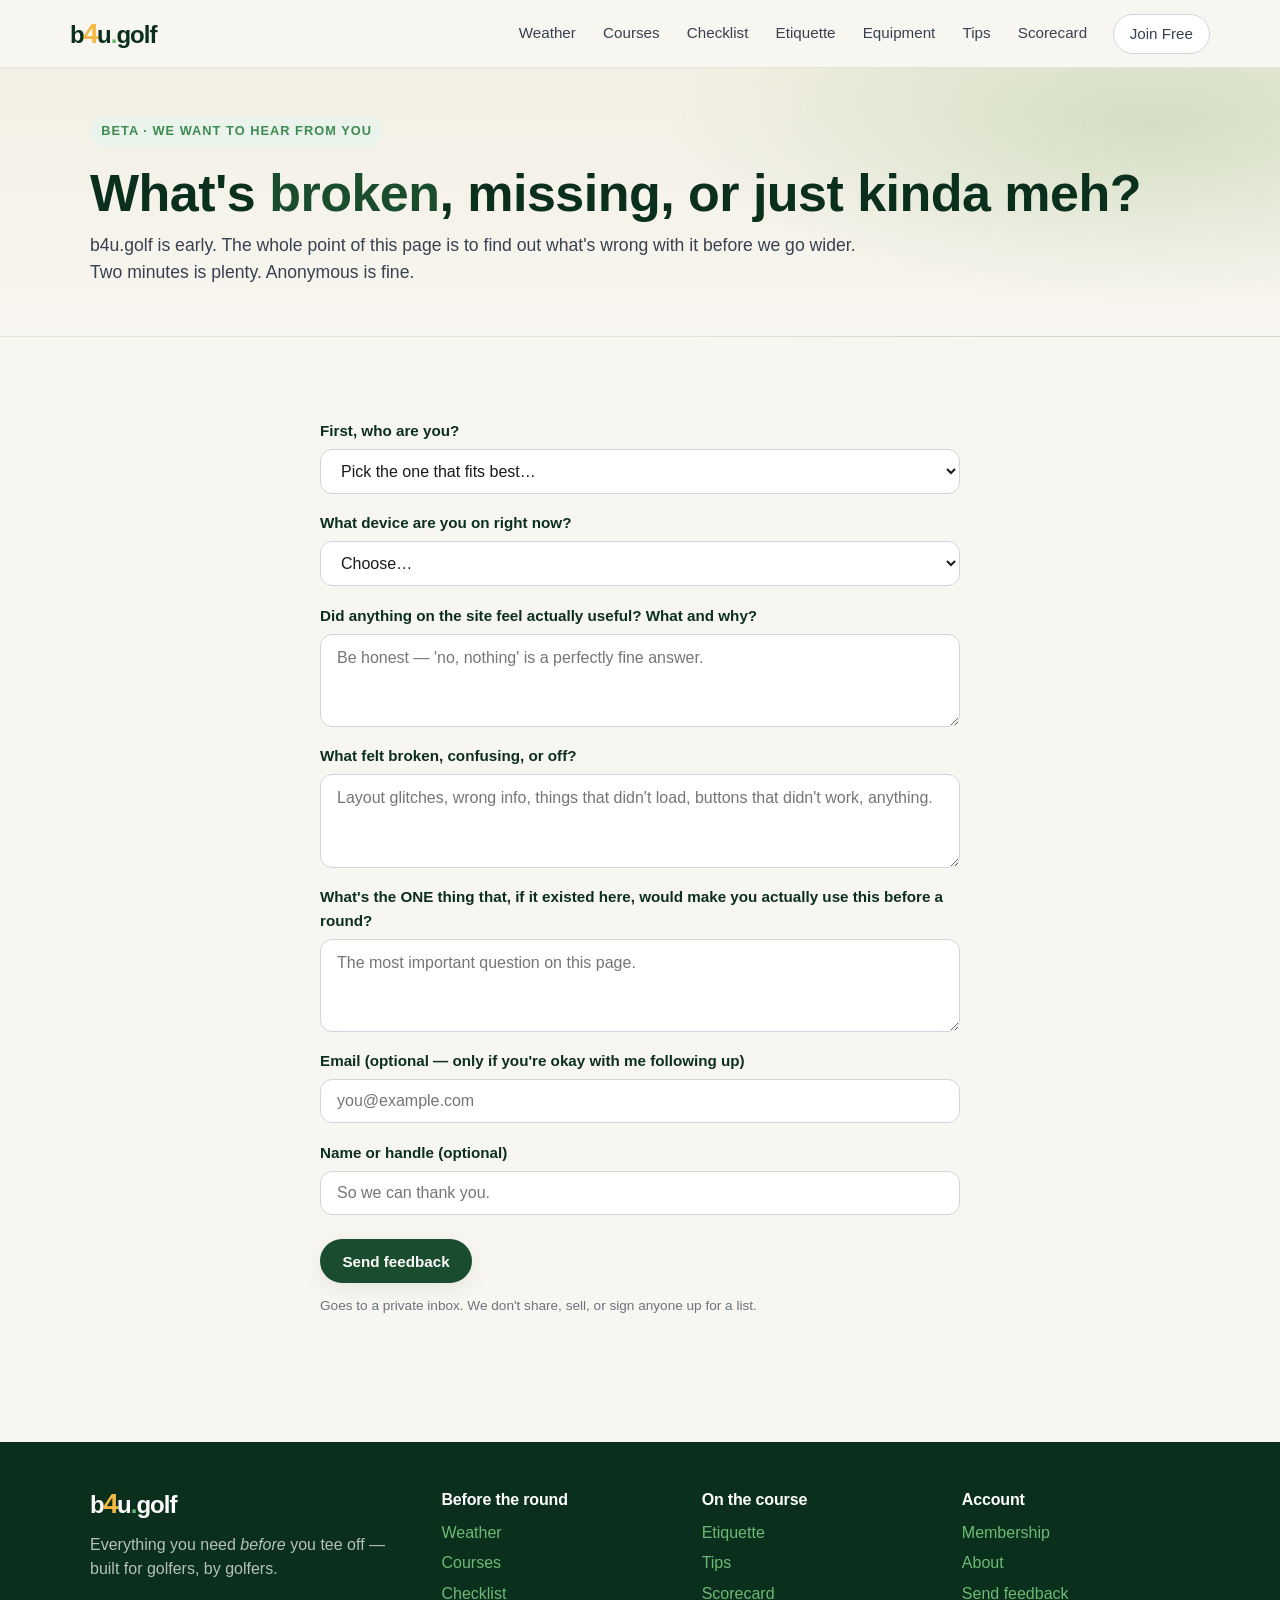
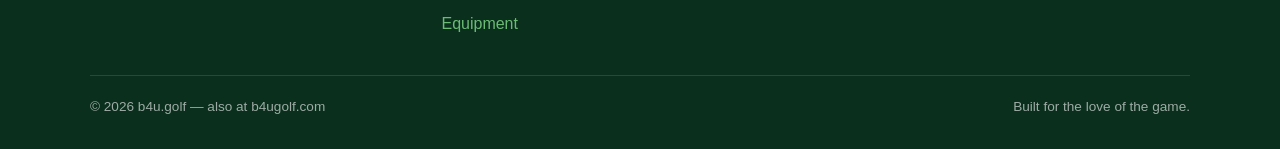
<file: feedback.html>
<!DOCTYPE html>
<html lang="en">
<head>
  <meta charset="UTF-8" />
  <meta name="viewport" content="width=device-width, initial-scale=1.0" />
  <title>Feedback — b4u.golf</title>
  <meta name="description" content="b4u.golf is in beta. Tell us what's broken, what's missing, and what would actually help you before your next round." />
  <meta name="theme-color" content="#1a4d2e" />
  <link rel="manifest" href="manifest.json" />
  <link rel="icon" href="data:image/svg+xml,%3Csvg%20xmlns=%27http://www.w3.org/2000/svg%27%20viewBox=%270%200%20100%20100%27%3E%3Crect%20x=%274%27%20y=%274%27%20width=%2792%27%20height=%2792%27%20rx=%2220%27%20fill=%27%230a2f1d%27/%3E%3Ctext%20x=%2750%27%20y=%2778%27%20font-size=%2282%27%20text-anchor=%27middle%27%20fill=%27%23f5b941%27%20font-family=%27Arial,sans-serif%27%20font-weight=%27900%27%3E4%3C/text%3E%3C/svg%3E" />
  <link rel="stylesheet" href="styles.css" />
</head>
<body>

<header class="site-header">
  <div class="container nav">
    <a href="index.html" class="brand">b<span class="four">4</span>u<span class="dot">.</span>golf</a>
    <button class="nav-toggle" aria-label="Toggle navigation"><svg viewBox="0 0 24 24" fill="none" stroke="currentColor" stroke-width="2.2"><path d="M3 6h18M3 12h18M3 18h18" stroke-linecap="round"/></svg></button>
    <ul class="nav-links">
      <li><a href="weather.html">Weather</a></li>
      <li><a href="courses.html">Courses</a></li>
      <li><a href="checklist.html">Checklist</a></li>
      <li><a href="etiquette.html">Etiquette</a></li>
      <li><a href="equipment.html">Equipment</a></li>
      <li><a href="tips.html">Tips</a></li>
      <li><a href="scorecard.html">Scorecard</a></li>
      <li><a href="members.html" class="btn btn-secondary" style="padding:0.45rem 1rem">Join Free</a></li>
    </ul>
  </div>
</header>

<section class="page-header">
  <div class="container">
    <span class="eyebrow">Beta · we want to hear from you</span>
    <h1 style="margin:0.25rem 0 0.5rem">What's <span style="color:var(--green-700)">broken</span>, missing, or just kinda meh?</h1>
    <p class="lead">b4u.golf is early. The whole point of this page is to find out what's wrong with it before we go wider. Two minutes is plenty. Anonymous is fine.</p>
  </div>
</section>

<section class="section">
  <div class="container" style="max-width:680px">

    <!-- Thank-you state, shown after form submit -->
    <div id="thanks" style="display:none">
      <div class="callout" style="background:var(--green-50);border-left:4px solid var(--green-700);padding:1.5rem;border-radius:12px">
        <h2 style="margin:0 0 0.5rem">Got it — thank you.</h2>
        <p style="margin:0">Your note went straight to our inbox. If you left an email, we'll follow up if we have questions. Otherwise, look for the things you mentioned to start changing in the next few releases.</p>
        <div style="margin-top:1rem">
          <a href="index.html" class="btn">Back to b4u.golf</a>
        </div>
      </div>
    </div>

    <!-- The actual form -->
    <form id="fb-form" name="feedback" method="POST"
          data-netlify="true"
          data-netlify-honeypot="bot-field"
          action="/feedback.html?sent=true">
      <input type="hidden" name="form-name" value="feedback" />
      <p style="display:none"><label>Don't fill this out: <input name="bot-field" /></label></p>

      <div class="form-row">
        <label for="role">First, who are you?</label>
        <select id="role" name="role" required>
          <option value="">Pick the one that fits best…</option>
          <option>I play 1–4 rounds a year (very casual)</option>
          <option>I play 5–20 rounds a year (casual / weekend)</option>
          <option>I play 20+ rounds a year (regular)</option>
          <option>I'm a beginner / first-timer</option>
          <option>I work in golf (pro shop, instructor, course staff)</option>
          <option>Not really a golfer — just curious</option>
        </select>
      </div>

      <div class="form-row">
        <label for="device">What device are you on right now?</label>
        <select id="device" name="device" required>
          <option value="">Choose…</option>
          <option>iPhone (Safari)</option>
          <option>iPhone (Chrome)</option>
          <option>Android phone</option>
          <option>iPad / tablet</option>
          <option>Mac / Windows desktop</option>
          <option>Other</option>
        </select>
      </div>

      <div class="form-row">
        <label for="useful">Did anything on the site feel actually useful? What and why?</label>
        <textarea id="useful" name="useful" rows="3" placeholder="Be honest — 'no, nothing' is a perfectly fine answer."></textarea>
      </div>

      <div class="form-row">
        <label for="broken">What felt broken, confusing, or off?</label>
        <textarea id="broken" name="broken" rows="3" placeholder="Layout glitches, wrong info, things that didn't load, buttons that didn't work, anything." required></textarea>
      </div>

      <div class="form-row">
        <label for="missing">What's the ONE thing that, if it existed here, would make you actually use this before a round?</label>
        <textarea id="missing" name="missing" rows="3" placeholder="The most important question on this page." required></textarea>
      </div>

      <div class="form-row">
        <label for="email">Email (optional — only if you're okay with me following up)</label>
        <input id="email" type="email" name="email" placeholder="you@example.com" />
      </div>

      <div class="form-row">
        <label for="name">Name or handle (optional)</label>
        <input id="name" type="text" name="name" placeholder="So we can thank you." />
      </div>

      <div style="margin-top:1.5rem">
        <button type="submit" class="btn">Send feedback</button>
        <p class="muted" style="margin-top:0.75rem;font-size:0.85rem">Goes to a private inbox. We don't share, sell, or sign anyone up for a list.</p>
      </div>
    </form>
  </div>
</section>

<footer class="site-footer">
  <div class="container">
    <div class="footer-grid">
      <div>
        <div class="brand" style="color:white">b<span class="four">4</span>u<span class="dot">.</span>golf</div>
        <p style="color:rgba(255,255,255,0.7);margin-top:0.75rem">Everything you need <em>before</em> you tee off — built for golfers, by golfers.</p>
      </div>
      <div><h4>Before the round</h4><ul><li><a href="weather.html">Weather</a></li><li><a href="courses.html">Courses</a></li><li><a href="checklist.html">Checklist</a></li><li><a href="equipment.html">Equipment</a></li></ul></div>
      <div><h4>On the course</h4><ul><li><a href="etiquette.html">Etiquette</a></li><li><a href="tips.html">Tips</a></li><li><a href="scorecard.html">Scorecard</a></li></ul></div>
      <div><h4>Account</h4><ul><li><a href="members.html">Membership</a></li><li><a href="about.html">About</a></li><li><a href="feedback.html">Send feedback</a></li></ul></div>
    </div>
    <div class="footer-bottom">
      <span>© <span data-year>2026</span> b4u.golf — also at b4ugolf.com</span>
      <span>Built for the love of the game.</span>
    </div>
  </div>
</footer>

<script>
  // Show the thank-you state if the URL says we just submitted
  if (new URLSearchParams(location.search).get('sent') === 'true') {
    document.getElementById('fb-form').style.display = 'none';
    document.getElementById('thanks').style.display = 'block';
    // Scroll to top so the thank-you is visible
    window.scrollTo(0, 0);
  }
  // Year stamp
  document.querySelectorAll('[data-year]').forEach(el => el.textContent = new Date().getFullYear());
  // Mobile nav toggle
  const tog = document.querySelector('.nav-toggle');
  const links = document.querySelector('.nav-links');
  if (tog && links) tog.addEventListener('click', () => links.classList.toggle('open'));
</script>
</body>
</html>
</file>
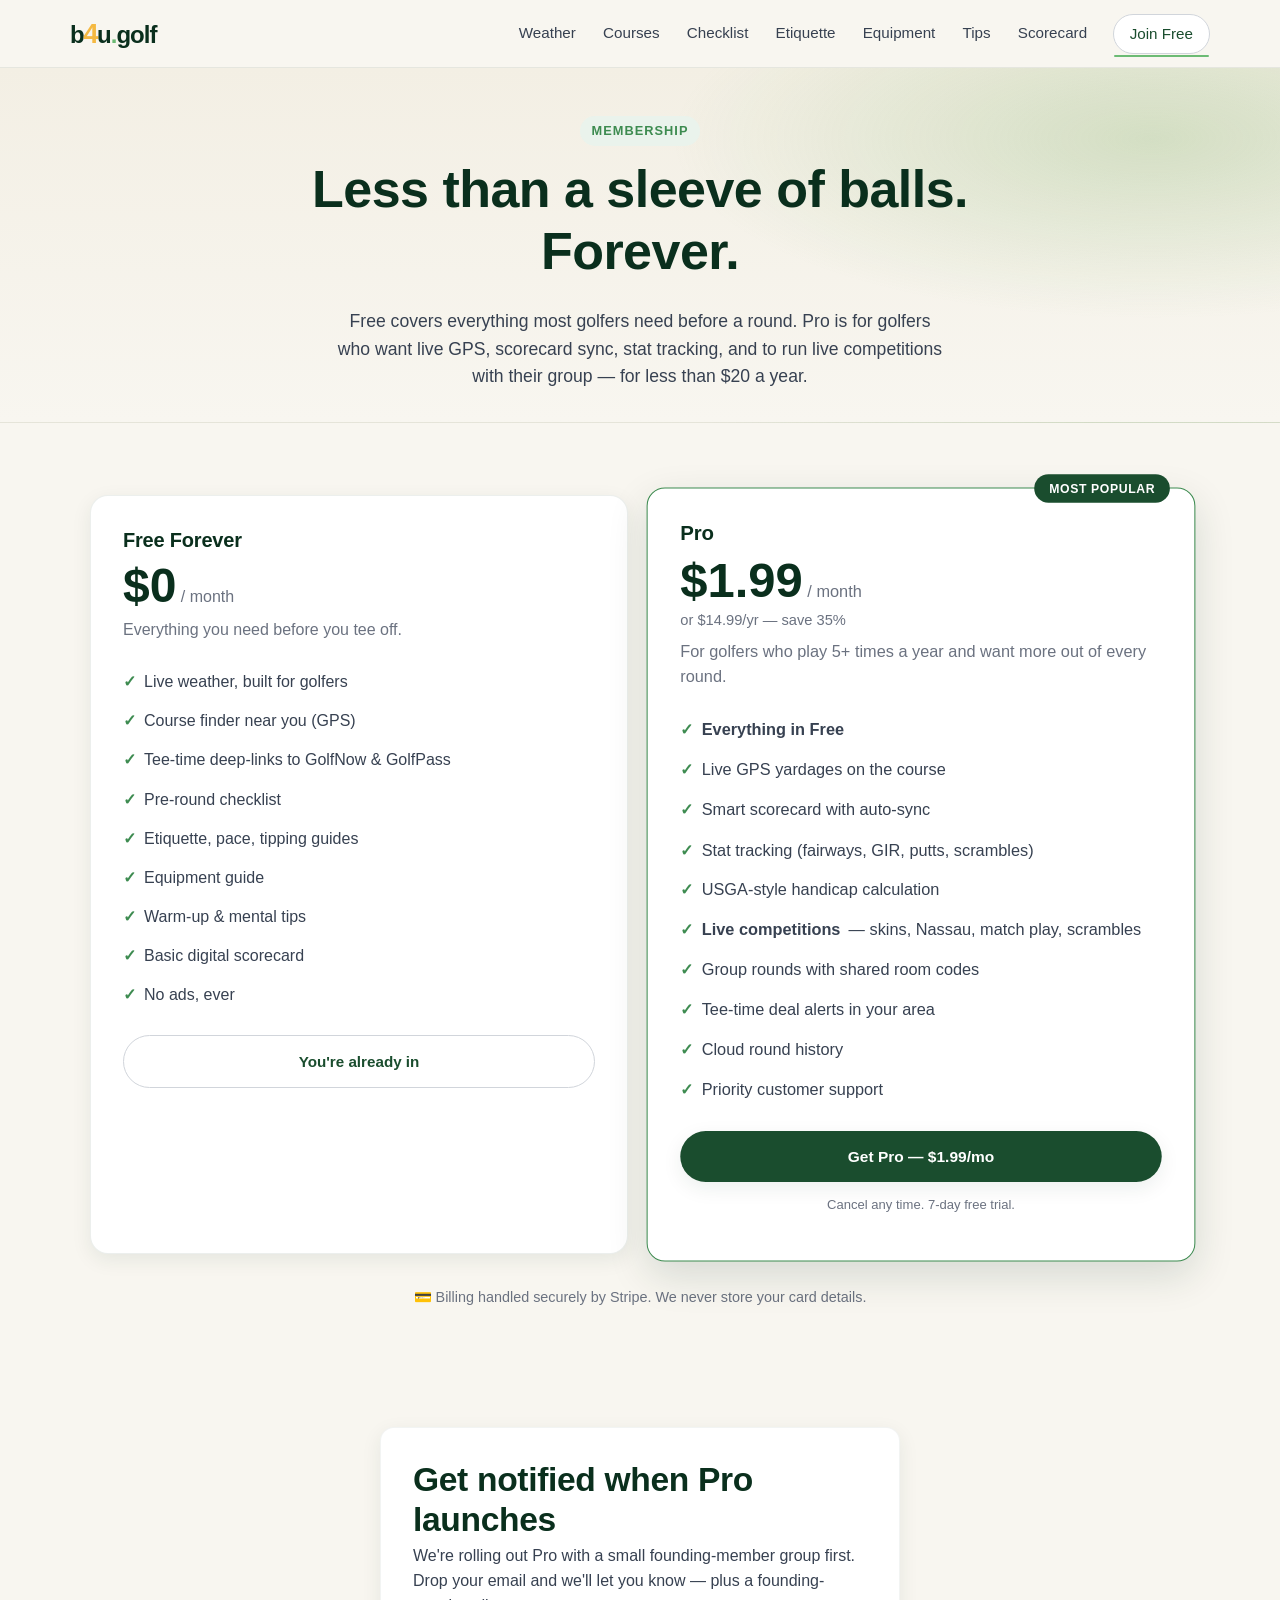
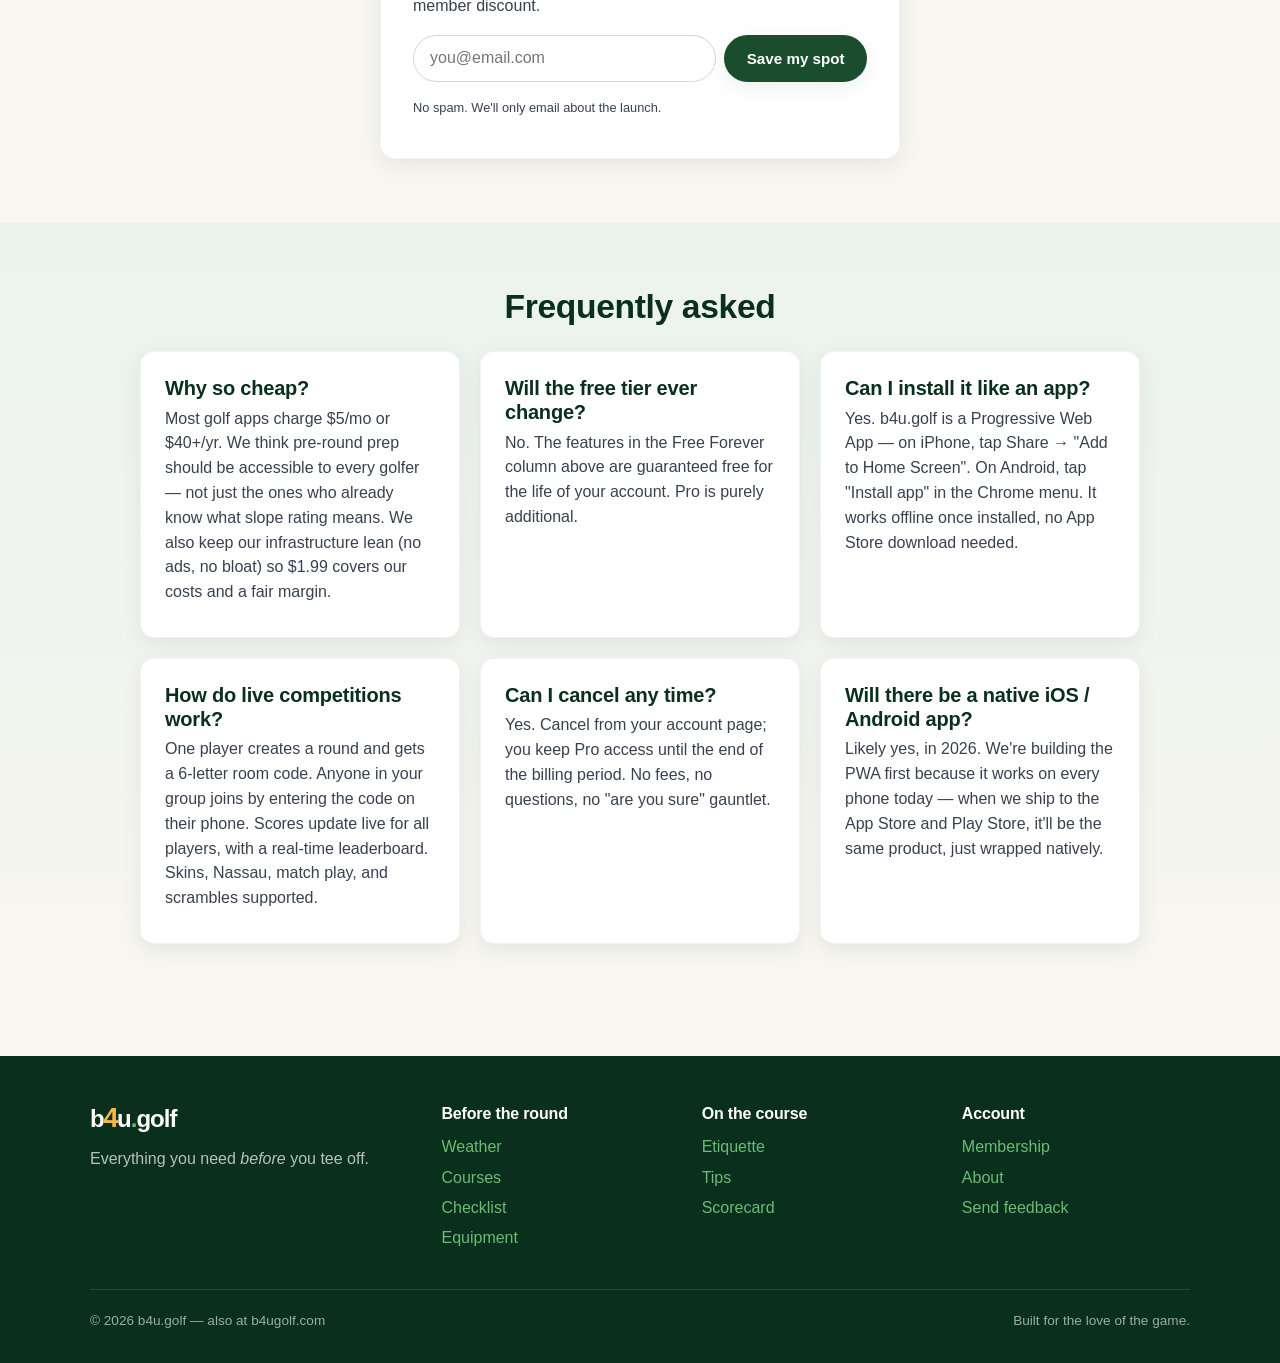
<file: members.html>
<!DOCTYPE html>
<html lang="en">
<head>
  <meta charset="UTF-8" />
  <meta name="viewport" content="width=device-width, initial-scale=1.0" />
  <title>Membership — B4U.Golf</title>
  <meta name="description" content="Free forever for the basics. Pro for $1.99/mo unlocks live GPS, scorecard sync, and live competitions." />
  <meta name="theme-color" content="#1a4d2e" />
  <link rel="manifest" href="manifest.json" />
  <link rel="icon" href="data:image/svg+xml,%3Csvg%20xmlns=%27http://www.w3.org/2000/svg%27%20viewBox=%270%200%20100%20100%27%3E%3Crect%20x=%274%27%20y=%274%27%20width=%2792%27%20height=%2792%27%20rx=%2220%27%20fill=%27%230a2f1d%27/%3E%3Ctext%20x=%2750%27%20y=%2778%27%20font-size=%2282%27%20text-anchor=%27middle%27%20fill=%27%23f5b941%27%20font-family=%27Arial,sans-serif%27%20font-weight=%27900%27%3E4%3C/text%3E%3C/svg%3E" />
  <link rel="stylesheet" href="styles.css" />
  <style>
    .pricing-grid { display: grid; grid-template-columns: repeat(auto-fit, minmax(300px, 1fr)); gap: 1.5rem; margin-top: 2rem; }
    .pricing-card { background: white; border-radius: 18px; padding: 2rem; box-shadow: var(--shadow); border: 1px solid rgba(15, 53, 34, 0.08); position: relative; }
    .pricing-card.featured { border-color: var(--green-500); box-shadow: var(--shadow-lg); transform: scale(1.02); }
    .pricing-card .badge { position: absolute; top: -14px; right: 1.5rem; background: var(--green-700); color: white; padding: 0.3rem 0.9rem; border-radius: 999px; font-size: 0.75rem; font-weight: 700; text-transform: uppercase; letter-spacing: 0.05em; }
    .price { font-size: 3rem; font-weight: 800; color: var(--green-900); line-height: 1; }
    .price small { font-size: 1rem; color: var(--gray-500); font-weight: 500; }
    .price-annual { color: var(--gray-500); font-size: 0.9rem; margin-top: 0.25rem; }
    .feature-list { list-style: none; padding: 0; margin: 1.25rem 0; }
    .feature-list li { padding: 0.45rem 0; display: flex; align-items: flex-start; gap: 0.5rem; color: var(--gray-700); }
    .feature-list li::before { content: "✓"; color: var(--green-500); font-weight: 700; flex-shrink: 0; }
    .feature-list li.dim { color: var(--gray-300); }
    .feature-list li.dim::before { content: "—"; color: var(--gray-300); }
  </style>
</head>
<body>

<header class="site-header">
  <div class="container nav">
    <a href="index.html" class="brand">b<span class="four">4</span>u<span class="dot">.</span>golf</a>
    <button class="nav-toggle" aria-label="Toggle navigation"><svg viewBox="0 0 24 24" fill="none" stroke="currentColor" stroke-width="2.2"><path d="M3 6h18M3 12h18M3 18h18" stroke-linecap="round"/></svg></button>
    <ul class="nav-links">
      <li><a href="weather.html">Weather</a></li>
      <li><a href="courses.html">Courses</a></li>
      <li><a href="checklist.html">Checklist</a></li>
      <li><a href="etiquette.html">Etiquette</a></li>
      <li><a href="equipment.html">Equipment</a></li>
      <li><a href="tips.html">Tips</a></li>
      <li><a href="scorecard.html">Scorecard</a></li>
      <li><a href="members.html" class="btn btn-secondary" style="padding:0.45rem 1rem">Join Free</a></li>
    </ul>
  </div>
</header>

<section class="page-header">
  <div class="container" style="text-align:center">
    <span class="eyebrow">Membership</span>
    <h1>Less than a sleeve of balls. <br>Forever.</h1>
    <p class="lead" style="margin:0 auto;max-width:38rem">Free covers everything most golfers need before a round. Pro is for golfers who want live GPS, scorecard sync, stat tracking, and to run live competitions with their group — for less than $20 a year.</p>
  </div>
</section>

<section class="section-tight">
  <div class="container">
    <div class="pricing-grid">

      <div class="pricing-card">
        <h3>Free Forever</h3>
        <div class="price">$0<small> / month</small></div>
        <p class="muted" style="margin-top:0.5rem">Everything you need before you tee off.</p>
        <ul class="feature-list">
          <li>Live weather, built for golfers</li>
          <li>Course finder near you (GPS)</li>
          <li>Tee-time deep-links to GolfNow &amp; GolfPass</li>
          <li>Pre-round checklist</li>
          <li>Etiquette, pace, tipping guides</li>
          <li>Equipment guide</li>
          <li>Warm-up &amp; mental tips</li>
          <li>Basic digital scorecard</li>
          <li>No ads, ever</li>
        </ul>
        <a href="index.html" class="btn btn-secondary" style="width:100%;justify-content:center">You're already in</a>
      </div>

      <div class="pricing-card featured">
        <span class="badge">Most popular</span>
        <h3>Pro</h3>
        <div class="price">$1.99<small> / month</small></div>
        <div class="price-annual">or $14.99/yr — save 35%</div>
        <p class="muted" style="margin-top:0.5rem">For golfers who play 5+ times a year and want more out of every round.</p>
        <ul class="feature-list">
          <li><strong>Everything in Free</strong></li>
          <li>Live GPS yardages on the course</li>
          <li>Smart scorecard with auto-sync</li>
          <li>Stat tracking (fairways, GIR, putts, scrambles)</li>
          <li>USGA-style handicap calculation</li>
          <li><strong>Live competitions</strong> — skins, Nassau, match play, scrambles</li>
          <li>Group rounds with shared room codes</li>
          <li>Tee-time deal alerts in your area</li>
          <li>Cloud round history</li>
          <li>Priority customer support</li>
        </ul>
        <a href="#join" class="btn" style="width:100%;justify-content:center">Get Pro — $1.99/mo</a>
        <p class="muted" style="font-size:0.8rem;margin-top:0.75rem;text-align:center">Cancel any time. 7-day free trial.</p>
      </div>

    </div>

    <p class="muted" style="text-align:center;margin-top:2rem;font-size:0.9rem">
      💳 Billing handled securely by Stripe. We never store your card details.
    </p>
  </div>
</section>

<section class="section" id="join">
  <div class="container" style="max-width:560px">
    <div class="card" style="padding:2rem">
      <h2 style="margin-bottom:0.25rem">Get notified when Pro launches</h2>
      <p class="muted">We're rolling out Pro with a small founding-member group first. Drop your email and we'll let you know — plus a founding-member discount.</p>
      <form id="signup-form">
        <div class="field">
          <input type="email" name="email" placeholder="you@email.com" required />
          <button class="btn" type="submit">Save my spot</button>
        </div>
        <p class="muted" style="font-size:0.8rem">No spam. We'll only email about the launch.</p>
      </form>
      <div id="signup-result"></div>
    </div>
  </div>
</section>

<section class="section" style="background:linear-gradient(180deg,var(--green-50),var(--cream))">
  <div class="container">
    <h2 style="text-align:center">Frequently asked</h2>
    <div class="grid grid-2" style="margin-top:1.5rem;max-width:1000px;margin-left:auto;margin-right:auto">
      <div class="card">
        <h3>Why so cheap?</h3>
        <p>Most golf apps charge $5/mo or $40+/yr. We think pre-round prep should be accessible to every golfer — not just the ones who already know what slope rating means. We also keep our infrastructure lean (no ads, no bloat) so $1.99 covers our costs and a fair margin.</p>
      </div>
      <div class="card">
        <h3>Will the free tier ever change?</h3>
        <p>No. The features in the Free Forever column above are guaranteed free for the life of your account. Pro is purely additional.</p>
      </div>
      <div class="card">
        <h3>Can I install it like an app?</h3>
        <p>Yes. b4u.golf is a Progressive Web App — on iPhone, tap Share → "Add to Home Screen". On Android, tap "Install app" in the Chrome menu. It works offline once installed, no App Store download needed.</p>
      </div>
      <div class="card">
        <h3>How do live competitions work?</h3>
        <p>One player creates a round and gets a 6-letter room code. Anyone in your group joins by entering the code on their phone. Scores update live for all players, with a real-time leaderboard. Skins, Nassau, match play, and scrambles supported.</p>
      </div>
      <div class="card">
        <h3>Can I cancel any time?</h3>
        <p>Yes. Cancel from your account page; you keep Pro access until the end of the billing period. No fees, no questions, no "are you sure" gauntlet.</p>
      </div>
      <div class="card">
        <h3>Will there be a native iOS / Android app?</h3>
        <p>Likely yes, in 2026. We're building the PWA first because it works on every phone today — when we ship to the App Store and Play Store, it'll be the same product, just wrapped natively.</p>
      </div>
    </div>
  </div>
</section>

<footer class="site-footer">
  <div class="container">
    <div class="footer-grid">
      <div><div class="brand" style="color:white">b<span class="four">4</span>u<span class="dot">.</span>golf</div><p style="color:rgba(255,255,255,0.7);margin-top:0.75rem">Everything you need <em>before</em> you tee off.</p></div>
      <div><h4>Before the round</h4><ul><li><a href="weather.html">Weather</a></li><li><a href="courses.html">Courses</a></li><li><a href="checklist.html">Checklist</a></li><li><a href="equipment.html">Equipment</a></li></ul></div>
      <div><h4>On the course</h4><ul><li><a href="etiquette.html">Etiquette</a></li><li><a href="tips.html">Tips</a></li><li><a href="scorecard.html">Scorecard</a></li></ul></div>
      <div><h4>Account</h4><ul><li><a href="members.html">Membership</a></li><li><a href="about.html">About</a></li><li><a href="feedback.html">Send feedback</a></li></ul></div>
    </div>
    <div class="footer-bottom"><span>© <span data-year>2026</span> b4u.golf — also at b4ugolf.com</span><span>Built for the love of the game.</span></div>
  </div>
</footer>

<script src="script.js"></script>
<script>
document.getElementById('signup-form').addEventListener('submit', function(ev) {
  ev.preventDefault();
  var email = ev.target.email.value;
  var box = document.getElementById('signup-result');
  // Placeholder — wire to Stripe / Mailchimp / Substack / Buttondown later
  box.innerHTML = '<div class="callout" style="margin-top:1rem">✅ <strong>You\'re on the list!</strong> We\'ll email <strong>' + email + '</strong> when Pro launches with founding-member pricing.</div>';
  ev.target.reset();
});
</script>
</body>
</html>
</file>
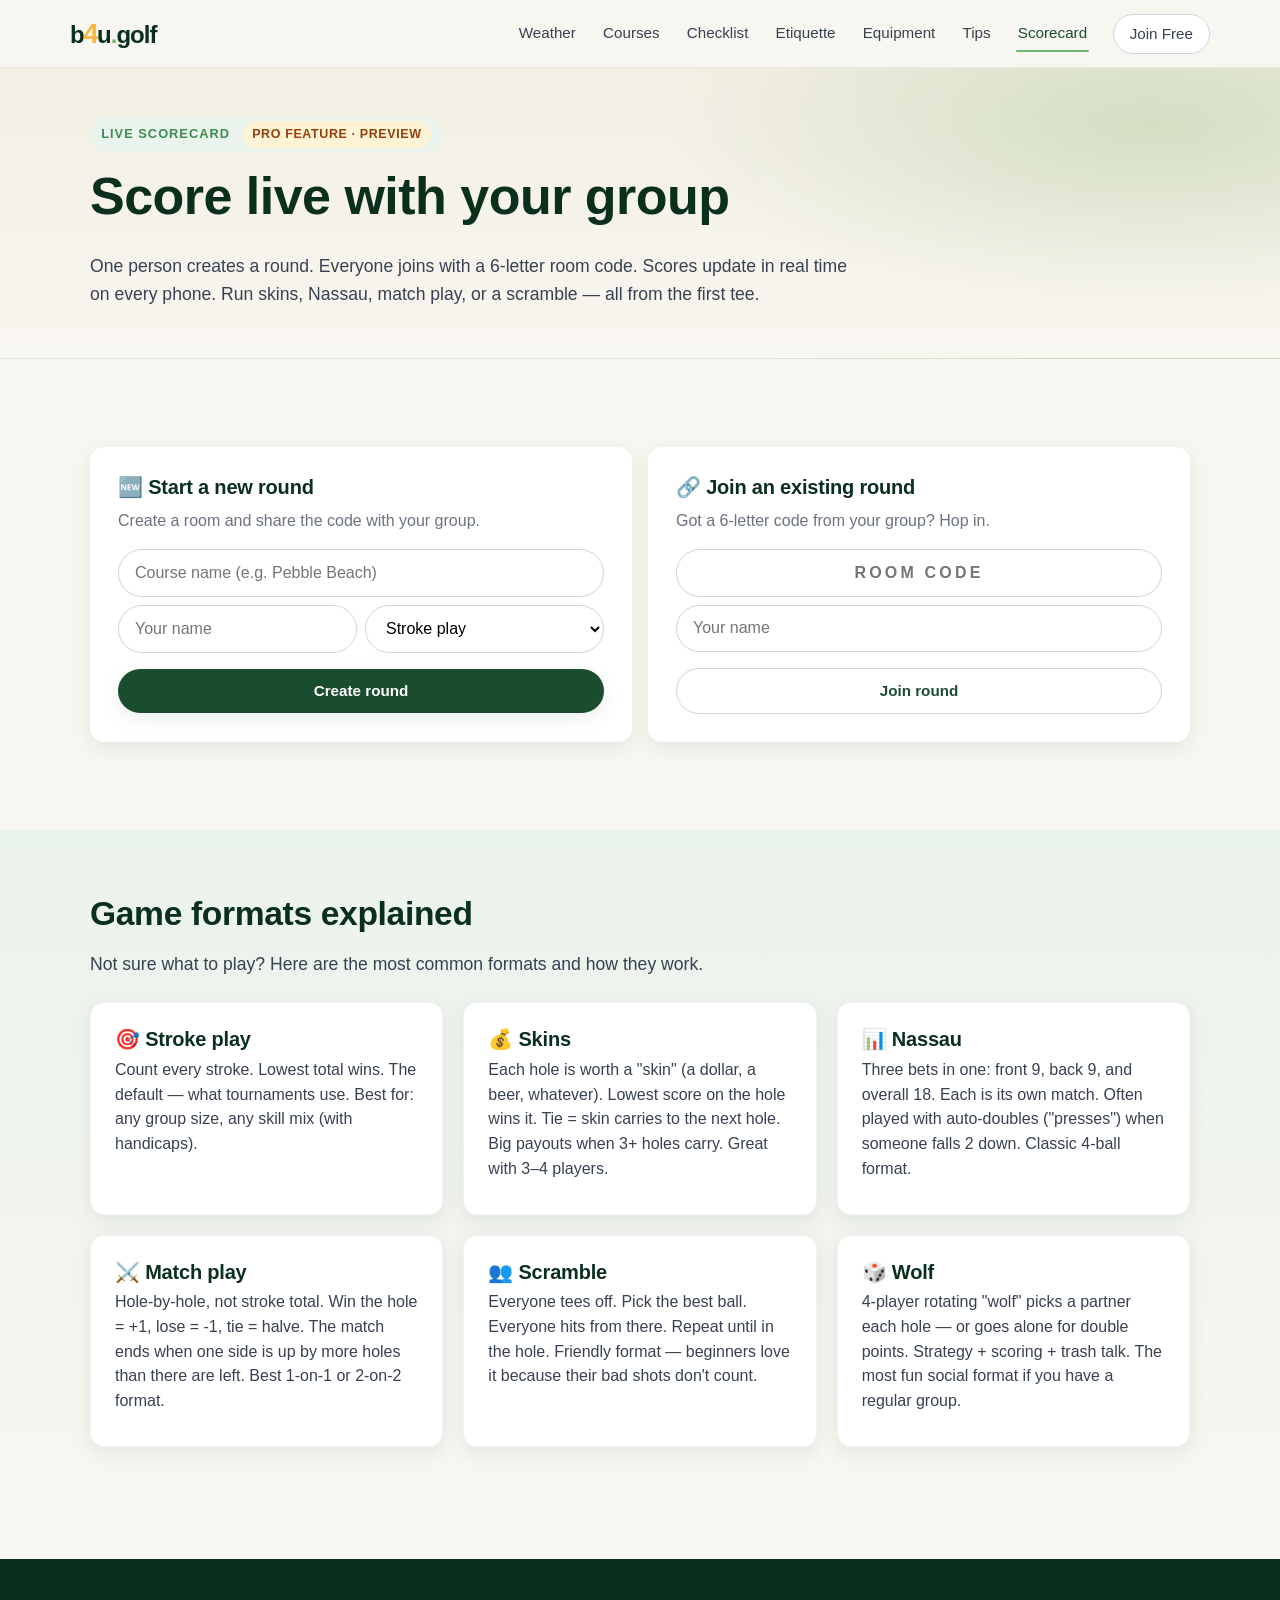
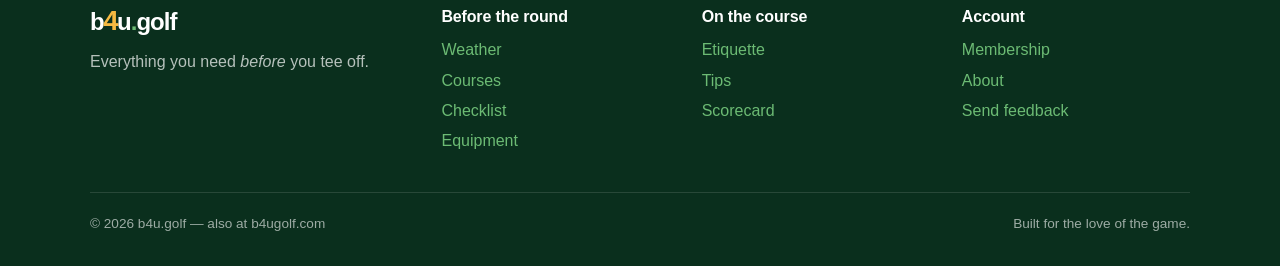
<file: scorecard.html>
<!DOCTYPE html>
<html lang="en">
<head>
  <meta charset="UTF-8" />
  <meta name="viewport" content="width=device-width, initial-scale=1.0" />
  <title>Live Scorecard &amp; Competitions — B4U.Golf</title>
  <meta name="description" content="Score with your phone, share a room code with your group, and run live skins, Nassau, or match play with real-time leaderboards." />
  <meta name="theme-color" content="#1a4d2e" />
  <link rel="manifest" href="manifest.json" />
  <link rel="icon" href="data:image/svg+xml,%3Csvg%20xmlns=%27http://www.w3.org/2000/svg%27%20viewBox=%270%200%20100%20100%27%3E%3Crect%20x=%274%27%20y=%274%27%20width=%2792%27%20height=%2792%27%20rx=%2220%27%20fill=%27%230a2f1d%27/%3E%3Ctext%20x=%2750%27%20y=%2778%27%20font-size=%2282%27%20text-anchor=%27middle%27%20fill=%27%23f5b941%27%20font-family=%27Arial,sans-serif%27%20font-weight=%27900%27%3E4%3C/text%3E%3C/svg%3E" />
  <link rel="stylesheet" href="styles.css" />
  <style>
    .sc-actions { display:grid; grid-template-columns:1fr 1fr; gap:1rem; margin:1.5rem 0; }
    @media (max-width: 540px) { .sc-actions { grid-template-columns: 1fr; } }
    .sc-card { background: white; border-radius: var(--radius); padding: 1.75rem; box-shadow: var(--shadow); }
    .sc-card h3 { display:flex; align-items:center; gap:0.5rem; }
    .sc-table { width: 100%; border-collapse: collapse; margin-top: 1rem; font-variant-numeric: tabular-nums; }
    .sc-table th, .sc-table td { padding: 0.5rem 0.4rem; text-align:center; border-bottom: 1px solid var(--gray-100); font-size: 0.9rem; }
    .sc-table th { background: var(--green-50); color: var(--green-900); font-weight: 700; }
    .sc-table td.player { text-align:left; font-weight:600; color: var(--green-900); }
    .sc-input { width: 38px; padding: 0.4rem; border: 1px solid var(--gray-300); border-radius: 6px; text-align: center; font-size: 0.95rem; }
    .room-code { display:inline-block; background:var(--green-900); color:white; padding:0.4rem 0.9rem; border-radius:8px; font-family:'SF Mono','Menlo',monospace; font-size:1.1rem; letter-spacing: 0.15em; font-weight: 700; }
    .leaderboard { display:grid; gap: 0.5rem; margin-top: 1rem; }
    .lb-row { display:grid; grid-template-columns: 32px 1fr auto auto; gap:0.75rem; padding:0.6rem 0.9rem; background: var(--green-50); border-radius: 8px; align-items:center; }
    .lb-row.you { background: var(--green-300); color: white; }
    .lb-row .pos { font-weight:800; color: var(--green-900); }
    .lb-row.you .pos { color: white; }
    .game-tabs { display:flex; gap:0.5rem; flex-wrap:wrap; margin: 1rem 0; }
    .game-tab { padding: 0.45rem 1rem; background: var(--gray-100); border-radius: 999px; font-size:0.85rem; cursor: pointer; border:0; }
    .game-tab.active { background: var(--green-700); color: white; }
  </style>
</head>
<body>

<header class="site-header">
  <div class="container nav">
    <a href="index.html" class="brand">b<span class="four">4</span>u<span class="dot">.</span>golf</a>
    <button class="nav-toggle" aria-label="Toggle navigation"><svg viewBox="0 0 24 24" fill="none" stroke="currentColor" stroke-width="2.2"><path d="M3 6h18M3 12h18M3 18h18" stroke-linecap="round"/></svg></button>
    <ul class="nav-links">
      <li><a href="weather.html">Weather</a></li>
      <li><a href="courses.html">Courses</a></li>
      <li><a href="checklist.html">Checklist</a></li>
      <li><a href="etiquette.html">Etiquette</a></li>
      <li><a href="equipment.html">Equipment</a></li>
      <li><a href="tips.html">Tips</a></li>
      <li><a href="scorecard.html">Scorecard</a></li>
      <li><a href="members.html" class="btn btn-secondary" style="padding:0.45rem 1rem">Join Free</a></li>
    </ul>
  </div>
</header>

<section class="page-header">
  <div class="container">
    <span class="eyebrow">Live scorecard <span class="tag alt" style="margin-left:0.5rem">Pro feature · preview</span></span>
    <h1>Score live with your group</h1>
    <p class="lead">One person creates a round. Everyone joins with a 6-letter room code. Scores update in real time on every phone. Run skins, Nassau, match play, or a scramble — all from the first tee.</p>
  </div>
</section>

<section class="section">
  <div class="container">

    <div class="sc-actions">
      <div class="sc-card">
        <h3>🆕 Start a new round</h3>
        <p class="muted">Create a room and share the code with your group.</p>
        <form id="create-form" style="margin-top:1rem">
          <div class="field" style="margin:0.5rem 0">
            <input type="text" id="course-name" placeholder="Course name (e.g. Pebble Beach)" required />
          </div>
          <div class="field" style="margin:0.5rem 0">
            <input type="text" id="player-name" placeholder="Your name" required />
            <select id="game-type">
              <option value="stroke">Stroke play</option>
              <option value="skins">Skins</option>
              <option value="nassau">Nassau</option>
              <option value="match">Match play</option>
              <option value="scramble">Scramble</option>
            </select>
          </div>
          <button type="submit" class="btn" style="width:100%;justify-content:center;margin-top:0.5rem">Create round</button>
        </form>
      </div>

      <div class="sc-card">
        <h3>🔗 Join an existing round</h3>
        <p class="muted">Got a 6-letter code from your group? Hop in.</p>
        <form id="join-form" style="margin-top:1rem">
          <div class="field" style="margin:0.5rem 0">
            <input type="text" id="join-code" placeholder="ROOM CODE" maxlength="6" style="text-transform:uppercase;letter-spacing:0.2em;text-align:center;font-weight:700" required />
          </div>
          <div class="field" style="margin:0.5rem 0">
            <input type="text" id="join-name" placeholder="Your name" required />
          </div>
          <button type="submit" class="btn btn-secondary" style="width:100%;justify-content:center;margin-top:0.5rem">Join round</button>
        </form>
      </div>
    </div>

    <!-- Active round preview (demo data) -->
    <div class="sc-card" id="round-active" style="display:none">
      <div style="display:flex;justify-content:space-between;align-items:center;flex-wrap:wrap;gap:1rem">
        <div>
          <div class="muted" style="font-size:0.85rem">Round in progress</div>
          <h2 id="round-course" style="margin:0">Pebble Beach</h2>
          <div class="muted" style="font-size:0.9rem">Stroke play · 4 players</div>
        </div>
        <div style="text-align:right">
          <div class="muted" style="font-size:0.85rem">Room code</div>
          <span class="room-code" id="round-code">B4U7GO</span>
          <div class="muted" style="font-size:0.8rem;margin-top:0.3rem">Tap to copy</div>
        </div>
      </div>

      <div class="game-tabs">
        <button class="game-tab active" data-game="stroke">Stroke</button>
        <button class="game-tab" data-game="skins">Skins</button>
        <button class="game-tab" data-game="nassau">Nassau</button>
        <button class="game-tab" data-game="match">Match</button>
      </div>

      <div class="table-wrap">
        <table class="sc-table">
          <thead>
            <tr>
              <th style="text-align:left">Player</th>
              <th>1</th><th>2</th><th>3</th><th>4</th><th>5</th><th>6</th><th>7</th><th>8</th><th>9</th>
              <th style="background:var(--green-700);color:white">Out</th>
              <th>Tot</th>
              <th>vs Par</th>
            </tr>
          </thead>
          <tbody id="sc-rows">
            <!-- filled by script -->
          </tbody>
        </table>
      </div>

      <h3 style="margin-top:2rem">🏆 Live leaderboard</h3>
      <div class="leaderboard" id="leaderboard"></div>

      <p class="muted" style="text-align:center;margin-top:1.5rem;font-size:0.85rem">
        Backend coming Q3 2026 — this is a UI preview running on local data. <a href="members.html">Join the launch list</a> for early access.
      </p>
    </div>

  </div>
</section>

<section class="section" style="background:linear-gradient(180deg,var(--green-50),var(--cream))">
  <div class="container">
    <h2>Game formats explained</h2>
    <p class="lead" style="max-width:46rem">Not sure what to play? Here are the most common formats and how they work.</p>

    <div class="grid grid-2" style="margin-top:1.5rem">
      <div class="card">
        <h3>🎯 Stroke play</h3>
        <p>Count every stroke. Lowest total wins. The default — what tournaments use. Best for: any group size, any skill mix (with handicaps).</p>
      </div>
      <div class="card">
        <h3>💰 Skins</h3>
        <p>Each hole is worth a "skin" (a dollar, a beer, whatever). Lowest score on the hole wins it. Tie = skin carries to the next hole. Big payouts when 3+ holes carry. Great with 3–4 players.</p>
      </div>
      <div class="card">
        <h3>📊 Nassau</h3>
        <p>Three bets in one: front 9, back 9, and overall 18. Each is its own match. Often played with auto-doubles ("presses") when someone falls 2 down. Classic 4-ball format.</p>
      </div>
      <div class="card">
        <h3>⚔️ Match play</h3>
        <p>Hole-by-hole, not stroke total. Win the hole = +1, lose = -1, tie = halve. The match ends when one side is up by more holes than there are left. Best 1-on-1 or 2-on-2 format.</p>
      </div>
      <div class="card">
        <h3>👥 Scramble</h3>
        <p>Everyone tees off. Pick the best ball. Everyone hits from there. Repeat until in the hole. Friendly format — beginners love it because their bad shots don't count.</p>
      </div>
      <div class="card">
        <h3>🎲 Wolf</h3>
        <p>4-player rotating "wolf" picks a partner each hole — or goes alone for double points. Strategy + scoring + trash talk. The most fun social format if you have a regular group.</p>
      </div>
    </div>
  </div>
</section>

<footer class="site-footer">
  <div class="container">
    <div class="footer-grid">
      <div><div class="brand" style="color:white">b<span class="four">4</span>u<span class="dot">.</span>golf</div><p style="color:rgba(255,255,255,0.7);margin-top:0.75rem">Everything you need <em>before</em> you tee off.</p></div>
      <div><h4>Before the round</h4><ul><li><a href="weather.html">Weather</a></li><li><a href="courses.html">Courses</a></li><li><a href="checklist.html">Checklist</a></li><li><a href="equipment.html">Equipment</a></li></ul></div>
      <div><h4>On the course</h4><ul><li><a href="etiquette.html">Etiquette</a></li><li><a href="tips.html">Tips</a></li><li><a href="scorecard.html">Scorecard</a></li></ul></div>
      <div><h4>Account</h4><ul><li><a href="members.html">Membership</a></li><li><a href="about.html">About</a></li><li><a href="feedback.html">Send feedback</a></li></ul></div>
    </div>
    <div class="footer-bottom"><span>© <span data-year>2026</span> b4u.golf — also at b4ugolf.com</span><span>Built for the love of the game.</span></div>
  </div>
</footer>

<script src="script.js"></script>
<script>
/* Local-only demo: no backend yet. Real version will use Supabase realtime. */
const PARS = [4,5,3,4,4,3,5,4,4]; // front 9 example
const demoPlayers = [
  { name: 'You',   scores: [4,5,3,5,4,3,5,5,4] },
  { name: 'Mike',  scores: [5,5,4,4,5,3,6,4,5] },
  { name: 'Sarah', scores: [4,4,3,5,4,4,5,4,4] },
  { name: 'Dave',  scores: [6,6,4,5,5,4,5,5,5] }
];

function genCode() {
  const chars = 'ABCDEFGHJKLMNPQRSTUVWXYZ23456789'; let s = '';
  for (let i = 0; i < 6; i++) s += chars[Math.floor(Math.random()*chars.length)];
  return s;
}

function showRound(course, code) {
  document.getElementById('round-course').textContent = course || 'Demo Round';
  document.getElementById('round-code').textContent = code;
  const tbody = document.getElementById('sc-rows');
  tbody.innerHTML = demoPlayers.map((p, idx) => {
    const cells = p.scores.map(s => `<td>${s}</td>`).join('');
    const out = p.scores.reduce((a,b)=>a+b,0);
    const par = PARS.reduce((a,b)=>a+b,0);
    const diff = out - par;
    const sign = diff > 0 ? `+${diff}` : (diff === 0 ? 'E' : diff);
    return `<tr><td class="player">${p.name}${idx===0?' (You)':''}</td>${cells}<td style="background:var(--green-50);font-weight:700">${out}</td><td style="font-weight:700">${out}</td><td>${sign}</td></tr>`;
  }).join('');

  // leaderboard
  const lb = demoPlayers.map((p, idx) => {
    const total = p.scores.reduce((a,b)=>a+b,0);
    const par = PARS.reduce((a,b)=>a+b,0);
    return { name: p.name, total, diff: total-par, you: idx===0 };
  }).sort((a,b) => a.total - b.total);
  document.getElementById('leaderboard').innerHTML = lb.map((r, i) => `
    <div class="lb-row ${r.you?'you':''}">
      <span class="pos">${i+1}</span>
      <span style="font-weight:600">${r.name}${r.you?' (You)':''}</span>
      <span>${r.total}</span>
      <span class="muted">${r.diff > 0 ? '+'+r.diff : r.diff===0?'E':r.diff}</span>
    </div>`).join('');

  document.getElementById('round-active').style.display = 'block';
  setTimeout(() => document.getElementById('round-active').scrollIntoView({behavior:'smooth'}), 100);
}

document.getElementById('create-form').addEventListener('submit', e => {
  e.preventDefault();
  const course = document.getElementById('course-name').value;
  showRound(course, genCode());
});
document.getElementById('join-form').addEventListener('submit', e => {
  e.preventDefault();
  const code = document.getElementById('join-code').value.toUpperCase();
  showRound('Demo Round', code);
});
document.querySelectorAll('.game-tab').forEach(b => {
  b.addEventListener('click', () => {
    document.querySelectorAll('.game-tab').forEach(t => t.classList.remove('active'));
    b.classList.add('active');
  });
});
document.getElementById('round-code').addEventListener('click', e => {
  navigator.clipboard?.writeText(e.target.textContent);
  e.target.style.background = 'var(--green-300)';
  setTimeout(() => e.target.style.background = '', 600);
});
</script>
</body>
</html>
</file>
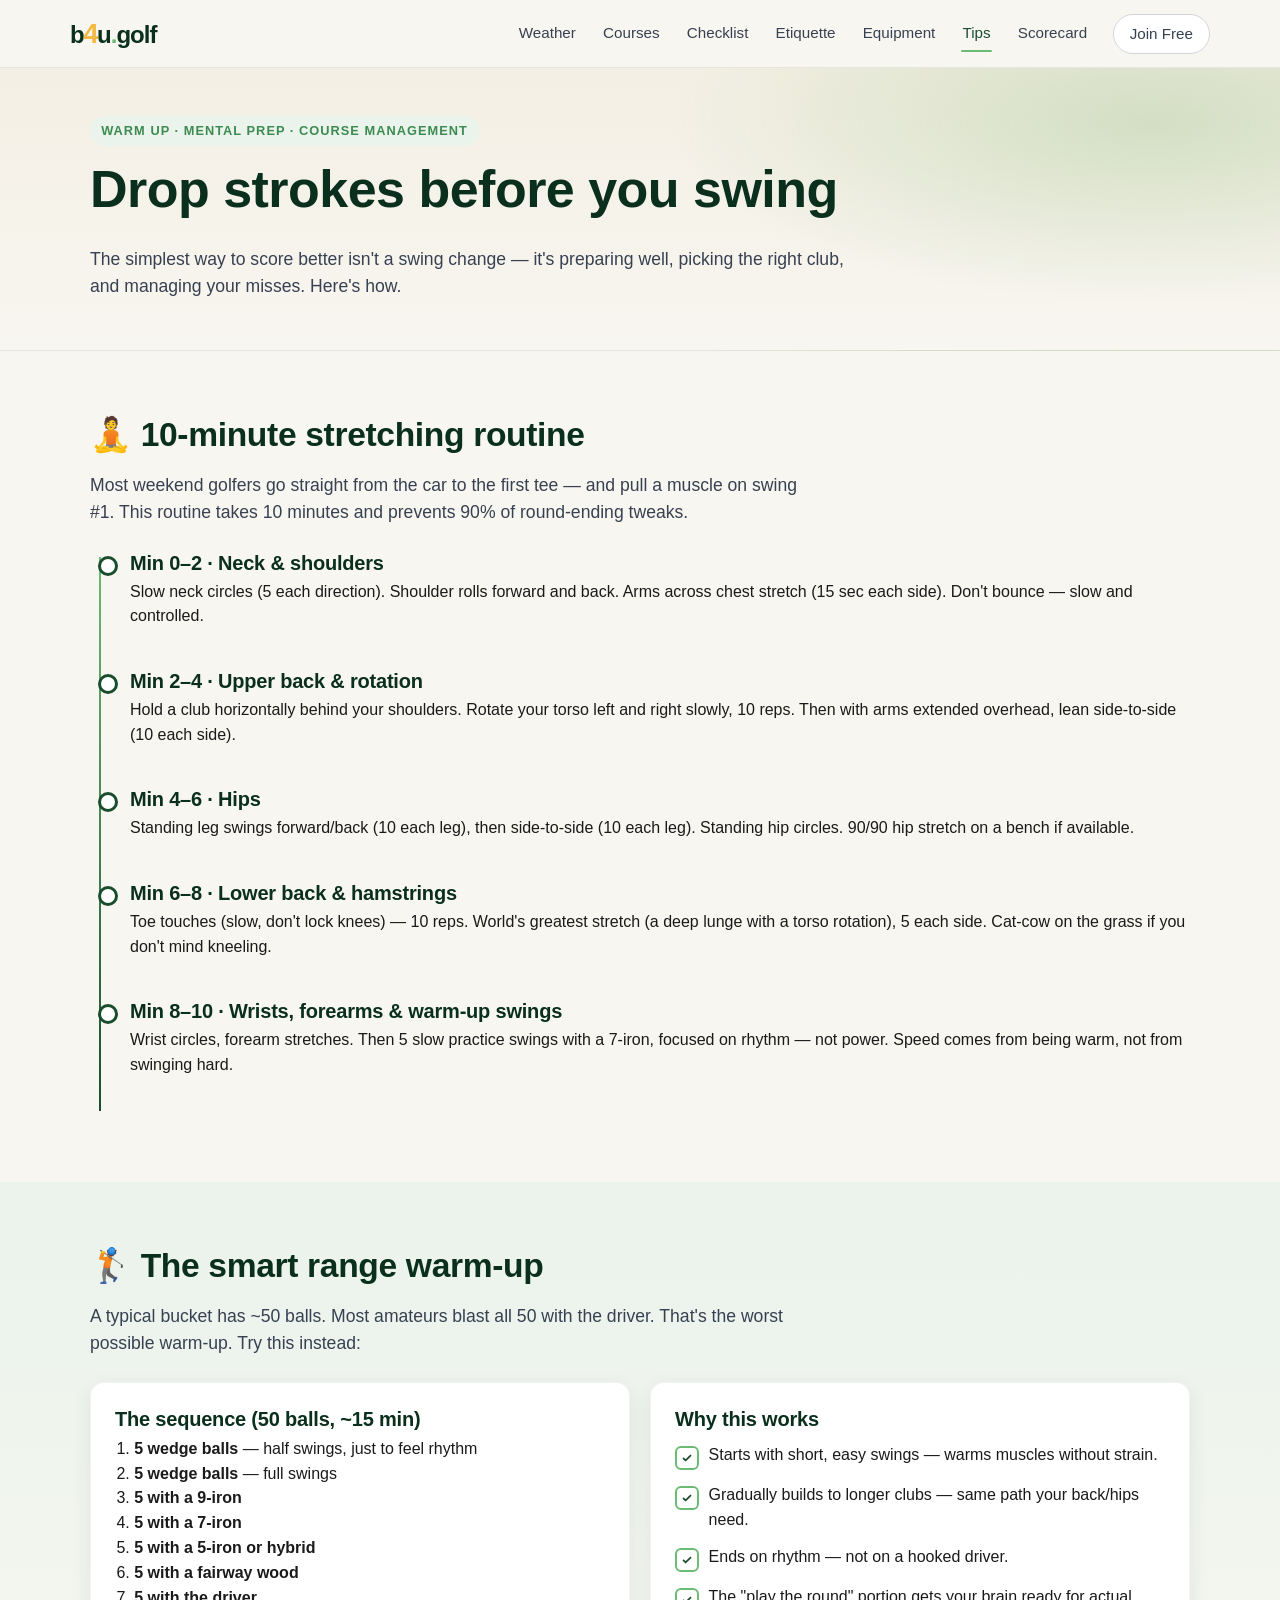
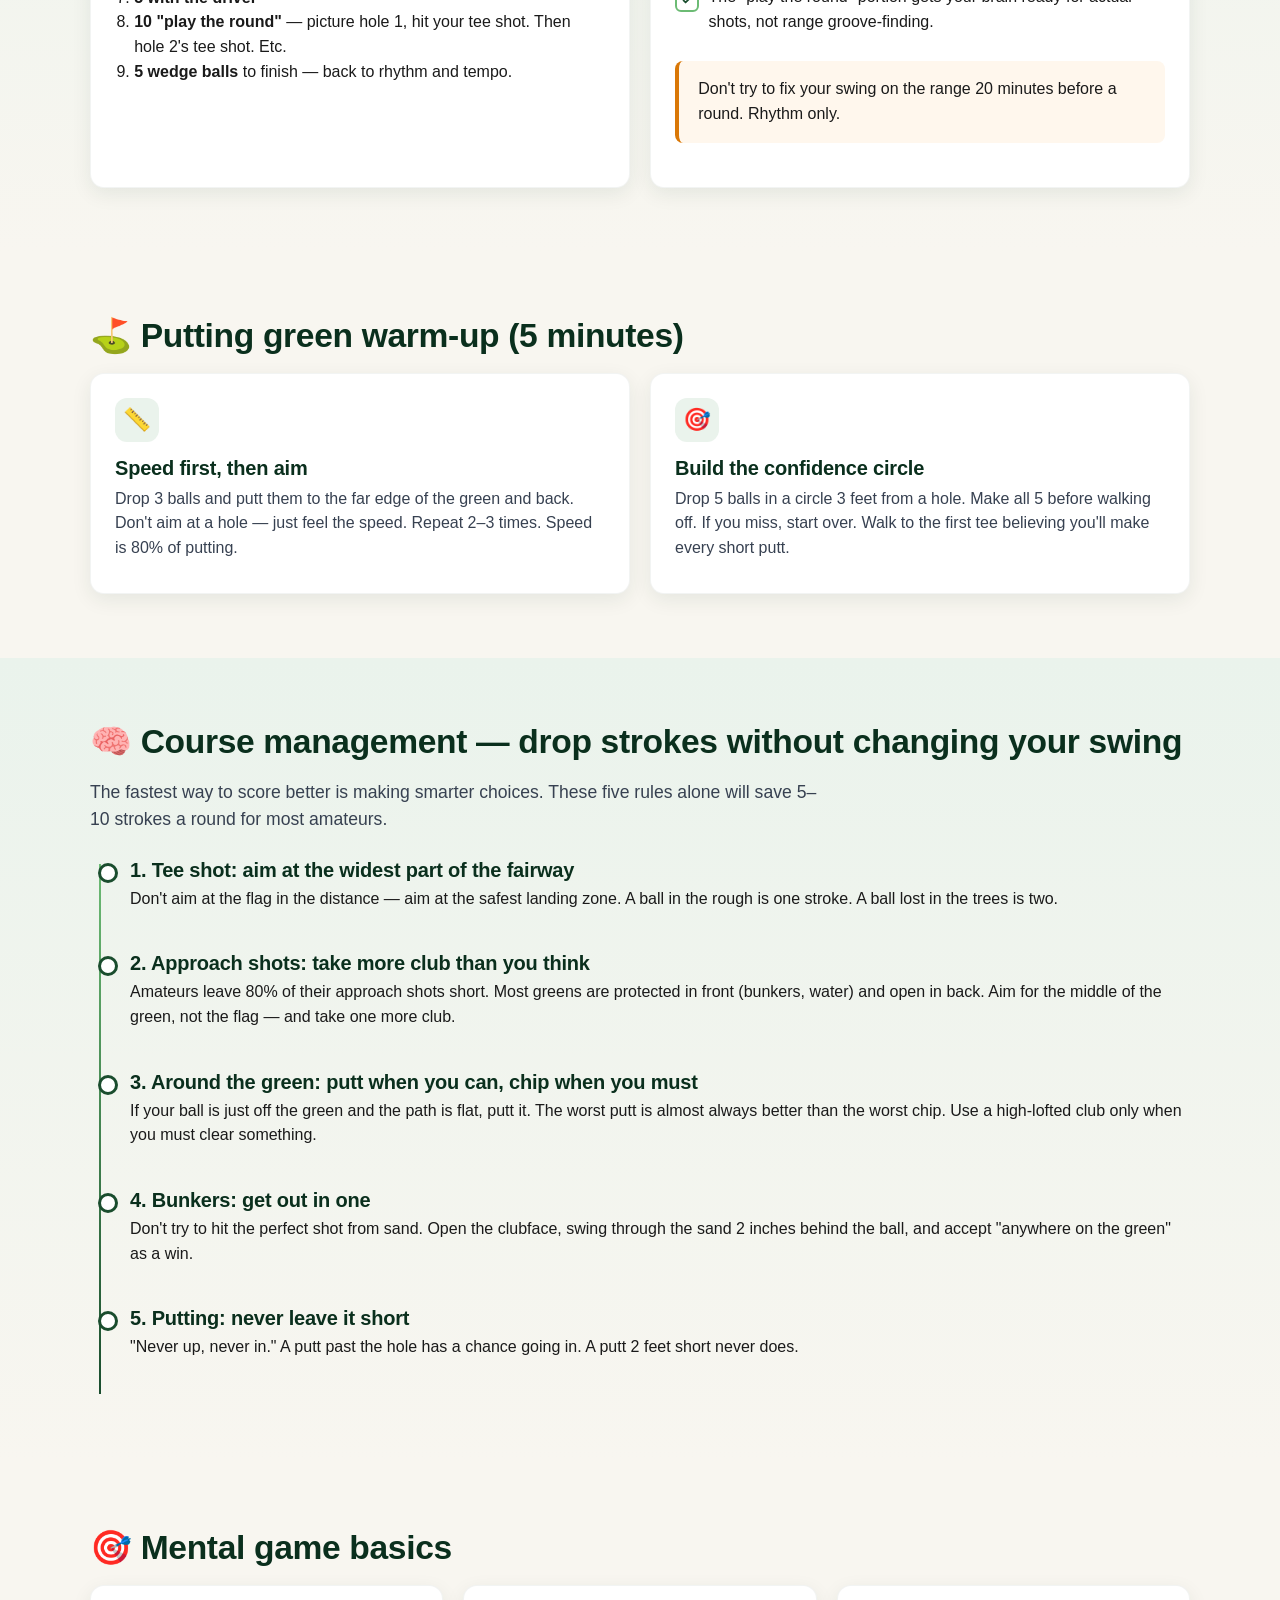
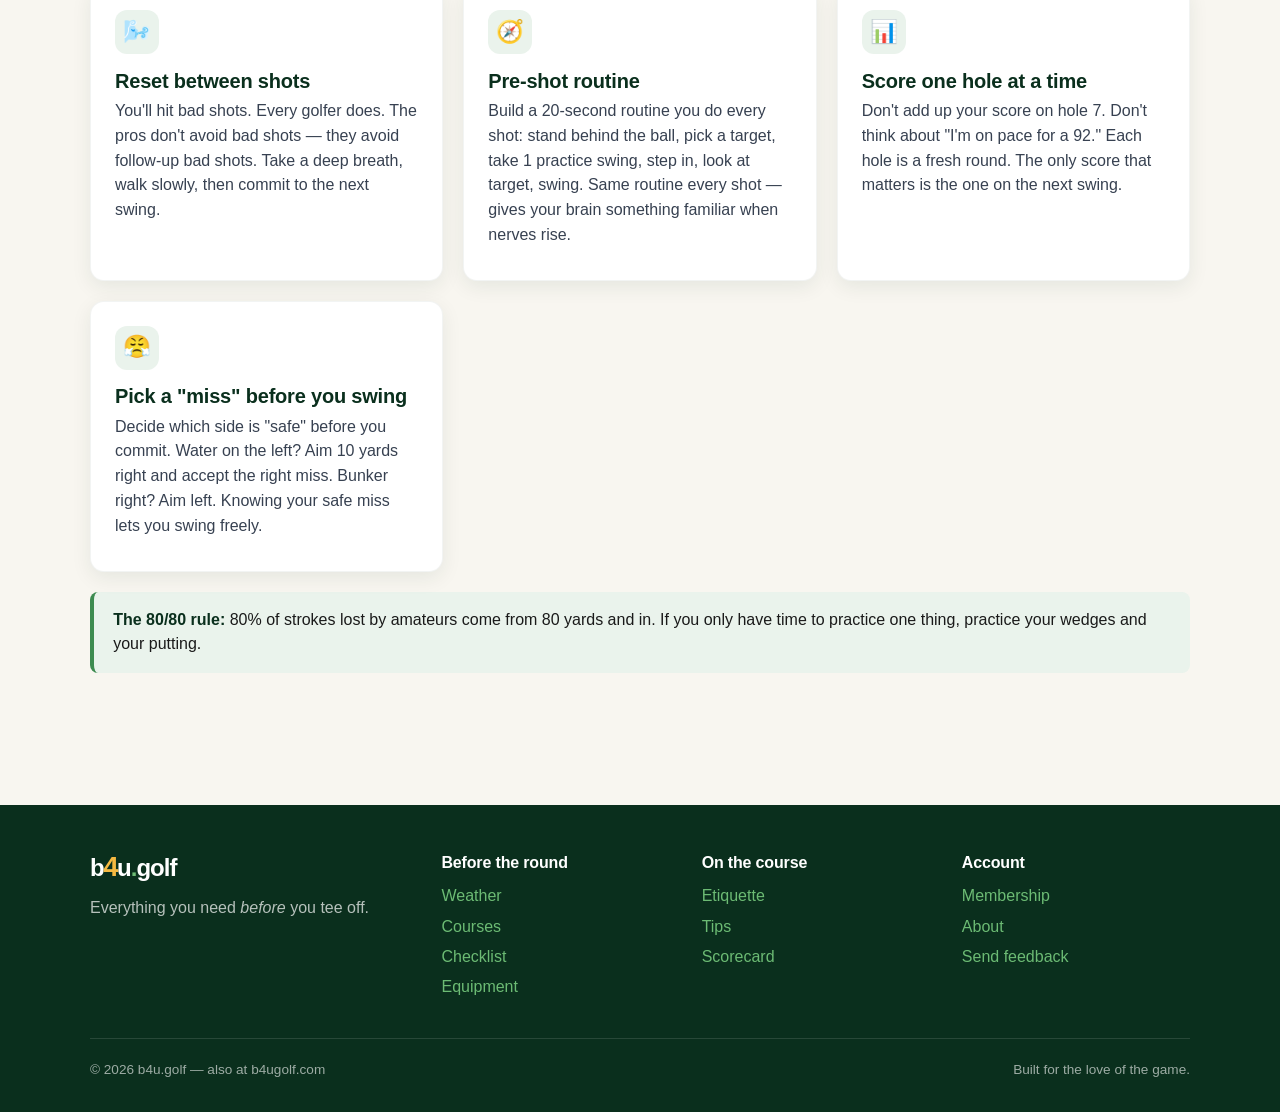
<file: tips.html>
<!DOCTYPE html>
<html lang="en">
<head>
  <meta charset="UTF-8" />
  <meta name="viewport" content="width=device-width, initial-scale=1.0" />
  <title>Warm-Up &amp; Pre-Round Tips — B4U.Golf</title>
  <meta name="description" content="A 10-minute stretching routine, a smart range warm-up sequence, putting drills, and mental tips that drop strokes immediately." />
  <meta name="theme-color" content="#1a4d2e" />
  <link rel="manifest" href="manifest.json" />
  <link rel="icon" href="data:image/svg+xml,%3Csvg%20xmlns=%27http://www.w3.org/2000/svg%27%20viewBox=%270%200%20100%20100%27%3E%3Crect%20x=%274%27%20y=%274%27%20width=%2792%27%20height=%2792%27%20rx=%2220%27%20fill=%27%230a2f1d%27/%3E%3Ctext%20x=%2750%27%20y=%2778%27%20font-size=%2282%27%20text-anchor=%27middle%27%20fill=%27%23f5b941%27%20font-family=%27Arial,sans-serif%27%20font-weight=%27900%27%3E4%3C/text%3E%3C/svg%3E" />
  <link rel="stylesheet" href="styles.css" />
</head>
<body>

<header class="site-header">
  <div class="container nav">
    <a href="index.html" class="brand">b<span class="four">4</span>u<span class="dot">.</span>golf</a>
    <button class="nav-toggle" aria-label="Toggle navigation"><svg viewBox="0 0 24 24" fill="none" stroke="currentColor" stroke-width="2.2"><path d="M3 6h18M3 12h18M3 18h18" stroke-linecap="round"/></svg></button>
    <ul class="nav-links">
      <li><a href="weather.html">Weather</a></li>
      <li><a href="courses.html">Courses</a></li>
      <li><a href="checklist.html">Checklist</a></li>
      <li><a href="etiquette.html">Etiquette</a></li>
      <li><a href="equipment.html">Equipment</a></li>
      <li><a href="tips.html">Tips</a></li>
      <li><a href="scorecard.html">Scorecard</a></li>
      <li><a href="members.html" class="btn btn-secondary" style="padding:0.45rem 1rem">Join Free</a></li>
    </ul>
  </div>
</header>

<section class="page-header">
  <div class="container">
    <span class="eyebrow">Warm up · Mental prep · Course management</span>
    <h1>Drop strokes before you swing</h1>
    <p class="lead">The simplest way to score better isn't a swing change — it's preparing well, picking the right club, and managing your misses. Here's how.</p>
  </div>
</section>

<section class="section">
  <div class="container">
    <h2>🧘 10-minute stretching routine</h2>
    <p class="lead" style="max-width:46rem">Most weekend golfers go straight from the car to the first tee — and pull a muscle on swing #1. This routine takes 10 minutes and prevents 90% of round-ending tweaks.</p>

    <ol class="timeline" style="margin-top:1.5rem">
      <li>
        <h3>Min 0–2 · Neck &amp; shoulders</h3>
        <p>Slow neck circles (5 each direction). Shoulder rolls forward and back. Arms across chest stretch (15 sec each side). Don't bounce — slow and controlled.</p>
      </li>
      <li>
        <h3>Min 2–4 · Upper back &amp; rotation</h3>
        <p>Hold a club horizontally behind your shoulders. Rotate your torso left and right slowly, 10 reps. Then with arms extended overhead, lean side-to-side (10 each side).</p>
      </li>
      <li>
        <h3>Min 4–6 · Hips</h3>
        <p>Standing leg swings forward/back (10 each leg), then side-to-side (10 each leg). Standing hip circles. 90/90 hip stretch on a bench if available.</p>
      </li>
      <li>
        <h3>Min 6–8 · Lower back &amp; hamstrings</h3>
        <p>Toe touches (slow, don't lock knees) — 10 reps. World's greatest stretch (a deep lunge with a torso rotation), 5 each side. Cat-cow on the grass if you don't mind kneeling.</p>
      </li>
      <li>
        <h3>Min 8–10 · Wrists, forearms &amp; warm-up swings</h3>
        <p>Wrist circles, forearm stretches. Then 5 slow practice swings with a 7-iron, focused on rhythm — not power. Speed comes from being warm, not from swinging hard.</p>
      </li>
    </ol>
  </div>
</section>

<section class="section" style="background:linear-gradient(180deg,var(--green-50),var(--cream))">
  <div class="container">
    <h2>🏌️ The smart range warm-up</h2>
    <p class="lead" style="max-width:46rem">A typical bucket has ~50 balls. Most amateurs blast all 50 with the driver. That's the worst possible warm-up. Try this instead:</p>

    <div class="grid grid-2" style="margin-top:1.5rem">
      <div class="card">
        <h3>The sequence (50 balls, ~15 min)</h3>
        <ol style="margin:0;padding-left:1.2rem">
          <li><strong>5 wedge balls</strong> — half swings, just to feel rhythm</li>
          <li><strong>5 wedge balls</strong> — full swings</li>
          <li><strong>5 with a 9-iron</strong></li>
          <li><strong>5 with a 7-iron</strong></li>
          <li><strong>5 with a 5-iron or hybrid</strong></li>
          <li><strong>5 with a fairway wood</strong></li>
          <li><strong>5 with the driver</strong></li>
          <li><strong>10 "play the round"</strong> — picture hole 1, hit your tee shot. Then hole 2's tee shot. Etc.</li>
          <li><strong>5 wedge balls</strong> to finish — back to rhythm and tempo.</li>
        </ol>
      </div>
      <div class="card">
        <h3>Why this works</h3>
        <ul class="checklist">
          <li>Starts with short, easy swings — warms muscles without strain.</li>
          <li>Gradually builds to longer clubs — same path your back/hips need.</li>
          <li>Ends on rhythm — not on a hooked driver.</li>
          <li>The "play the round" portion gets your brain ready for actual shots, not range groove-finding.</li>
        </ul>
        <div class="callout warn" style="margin-top:1rem">Don't try to fix your swing on the range 20 minutes before a round. Rhythm only.</div>
      </div>
    </div>
  </div>
</section>

<section class="section">
  <div class="container">
    <h2>⛳ Putting green warm-up (5 minutes)</h2>
    <div class="grid grid-2">
      <div class="card">
        <div class="icon">📏</div>
        <h3>Speed first, then aim</h3>
        <p>Drop 3 balls and putt them to the far edge of the green and back. Don't aim at a hole — just feel the speed. Repeat 2–3 times. Speed is 80% of putting.</p>
      </div>
      <div class="card">
        <div class="icon">🎯</div>
        <h3>Build the confidence circle</h3>
        <p>Drop 5 balls in a circle 3 feet from a hole. Make all 5 before walking off. If you miss, start over. Walk to the first tee believing you'll make every short putt.</p>
      </div>
    </div>
  </div>
</section>

<section class="section" style="background:linear-gradient(180deg,var(--green-50),var(--cream))">
  <div class="container">
    <h2>🧠 Course management — drop strokes without changing your swing</h2>
    <p class="lead" style="max-width:46rem">The fastest way to score better is making smarter choices. These five rules alone will save 5–10 strokes a round for most amateurs.</p>

    <ol class="timeline" style="margin-top:1.5rem">
      <li>
        <h3>1. Tee shot: aim at the widest part of the fairway</h3>
        <p>Don't aim at the flag in the distance — aim at the safest landing zone. A ball in the rough is one stroke. A ball lost in the trees is two.</p>
      </li>
      <li>
        <h3>2. Approach shots: take more club than you think</h3>
        <p>Amateurs leave 80% of their approach shots short. Most greens are protected in front (bunkers, water) and open in back. Aim for the middle of the green, not the flag — and take one more club.</p>
      </li>
      <li>
        <h3>3. Around the green: putt when you can, chip when you must</h3>
        <p>If your ball is just off the green and the path is flat, putt it. The worst putt is almost always better than the worst chip. Use a high-lofted club only when you must clear something.</p>
      </li>
      <li>
        <h3>4. Bunkers: get out in one</h3>
        <p>Don't try to hit the perfect shot from sand. Open the clubface, swing through the sand 2 inches behind the ball, and accept "anywhere on the green" as a win.</p>
      </li>
      <li>
        <h3>5. Putting: never leave it short</h3>
        <p>"Never up, never in." A putt past the hole has a chance going in. A putt 2 feet short never does.</p>
      </li>
    </ol>
  </div>
</section>

<section class="section">
  <div class="container">
    <h2>🎯 Mental game basics</h2>
    <div class="grid grid-2">
      <div class="card">
        <div class="icon">🌬️</div>
        <h3>Reset between shots</h3>
        <p>You'll hit bad shots. Every golfer does. The pros don't avoid bad shots — they avoid follow-up bad shots. Take a deep breath, walk slowly, then commit to the next swing.</p>
      </div>
      <div class="card">
        <div class="icon">🧭</div>
        <h3>Pre-shot routine</h3>
        <p>Build a 20-second routine you do every shot: stand behind the ball, pick a target, take 1 practice swing, step in, look at target, swing. Same routine every shot — gives your brain something familiar when nerves rise.</p>
      </div>
      <div class="card">
        <div class="icon">📊</div>
        <h3>Score one hole at a time</h3>
        <p>Don't add up your score on hole 7. Don't think about "I'm on pace for a 92." Each hole is a fresh round. The only score that matters is the one on the next swing.</p>
      </div>
      <div class="card">
        <div class="icon">😤</div>
        <h3>Pick a "miss" before you swing</h3>
        <p>Decide which side is "safe" before you commit. Water on the left? Aim 10 yards right and accept the right miss. Bunker right? Aim left. Knowing your safe miss lets you swing freely.</p>
      </div>
    </div>

    <div class="callout">
      <strong>The 80/80 rule:</strong> 80% of strokes lost by amateurs come from 80 yards and in. If you only have time to practice one thing, practice your wedges and your putting.
    </div>
  </div>
</section>

<footer class="site-footer">
  <div class="container">
    <div class="footer-grid">
      <div><div class="brand" style="color:white">b<span class="four">4</span>u<span class="dot">.</span>golf</div><p style="color:rgba(255,255,255,0.7);margin-top:0.75rem">Everything you need <em>before</em> you tee off.</p></div>
      <div><h4>Before the round</h4><ul><li><a href="weather.html">Weather</a></li><li><a href="courses.html">Courses</a></li><li><a href="checklist.html">Checklist</a></li><li><a href="equipment.html">Equipment</a></li></ul></div>
      <div><h4>On the course</h4><ul><li><a href="etiquette.html">Etiquette</a></li><li><a href="tips.html">Tips</a></li><li><a href="scorecard.html">Scorecard</a></li></ul></div>
      <div><h4>Account</h4><ul><li><a href="members.html">Membership</a></li><li><a href="about.html">About</a></li><li><a href="feedback.html">Send feedback</a></li></ul></div>
    </div>
    <div class="footer-bottom"><span>© <span data-year>2026</span> b4u.golf — also at b4ugolf.com</span><span>Built for the love of the game.</span></div>
  </div>
</footer>

<script src="script.js"></script>
</body>
</html>
</file>
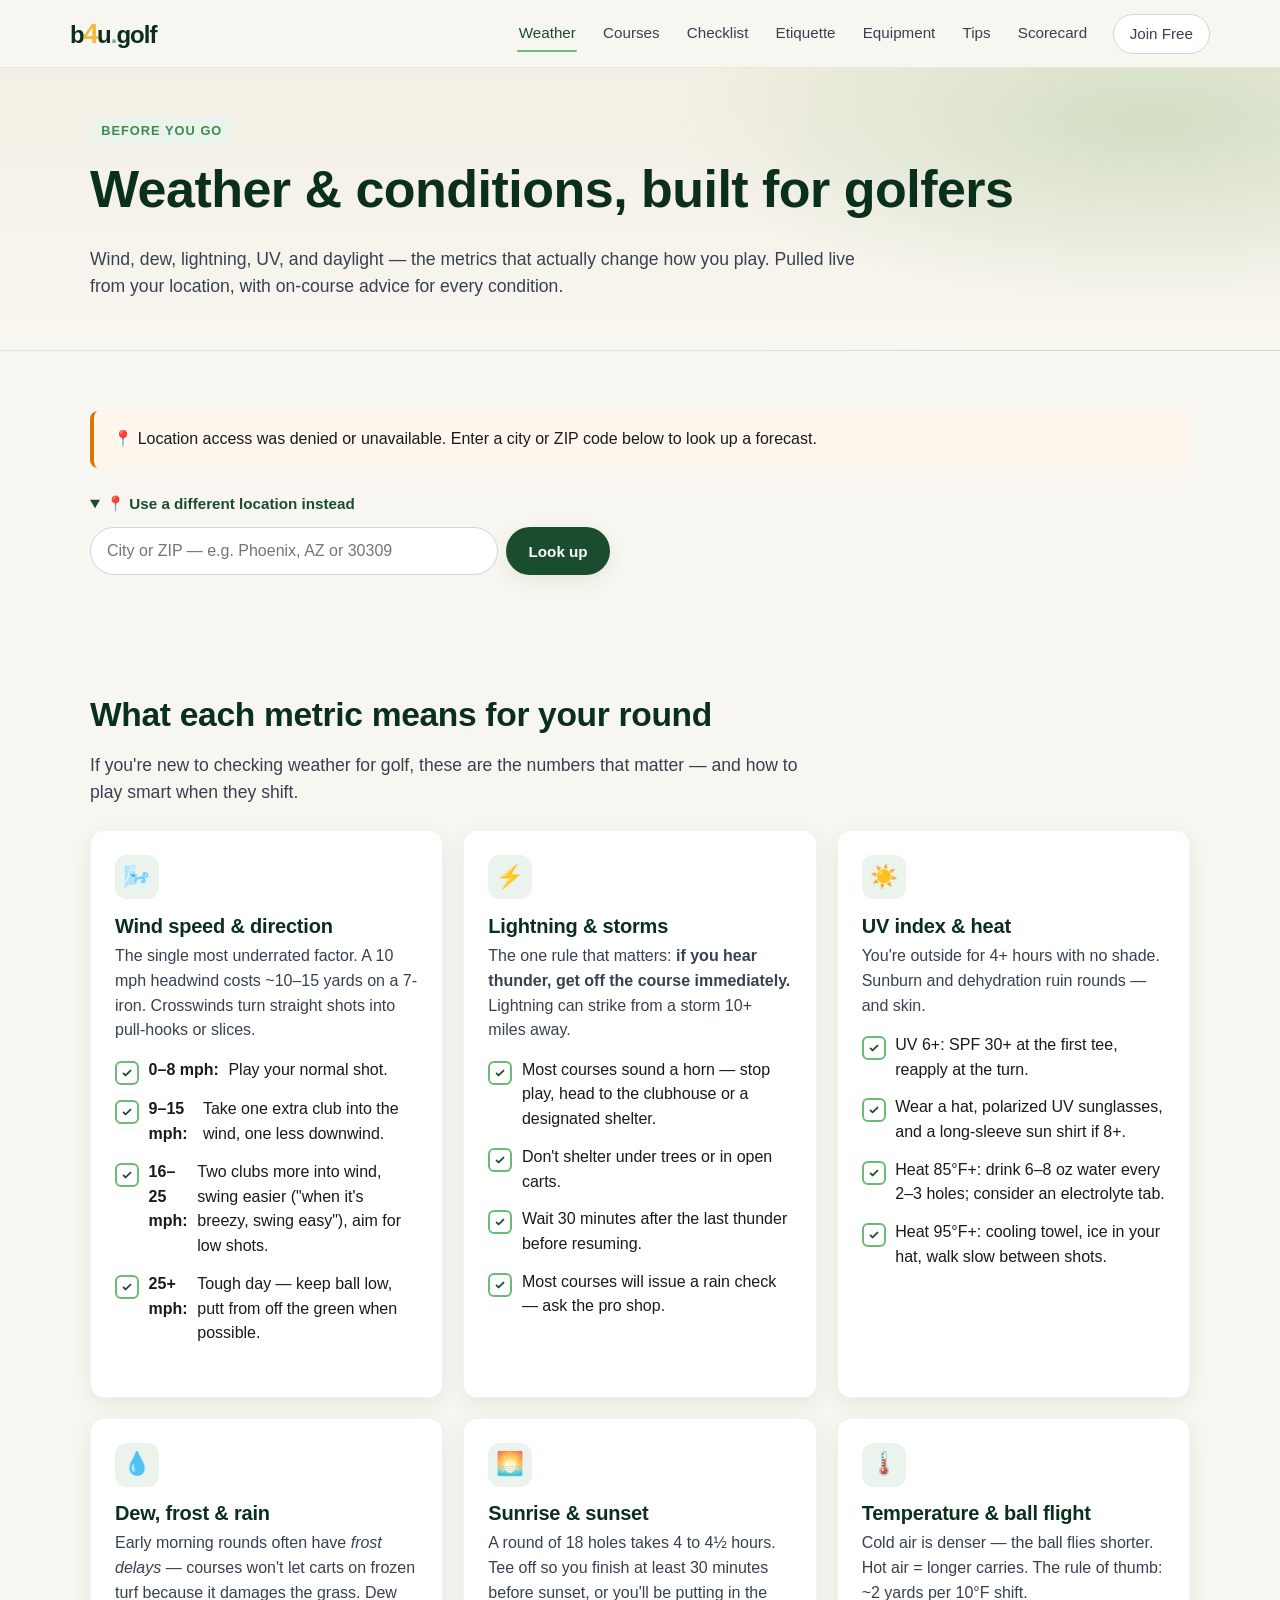
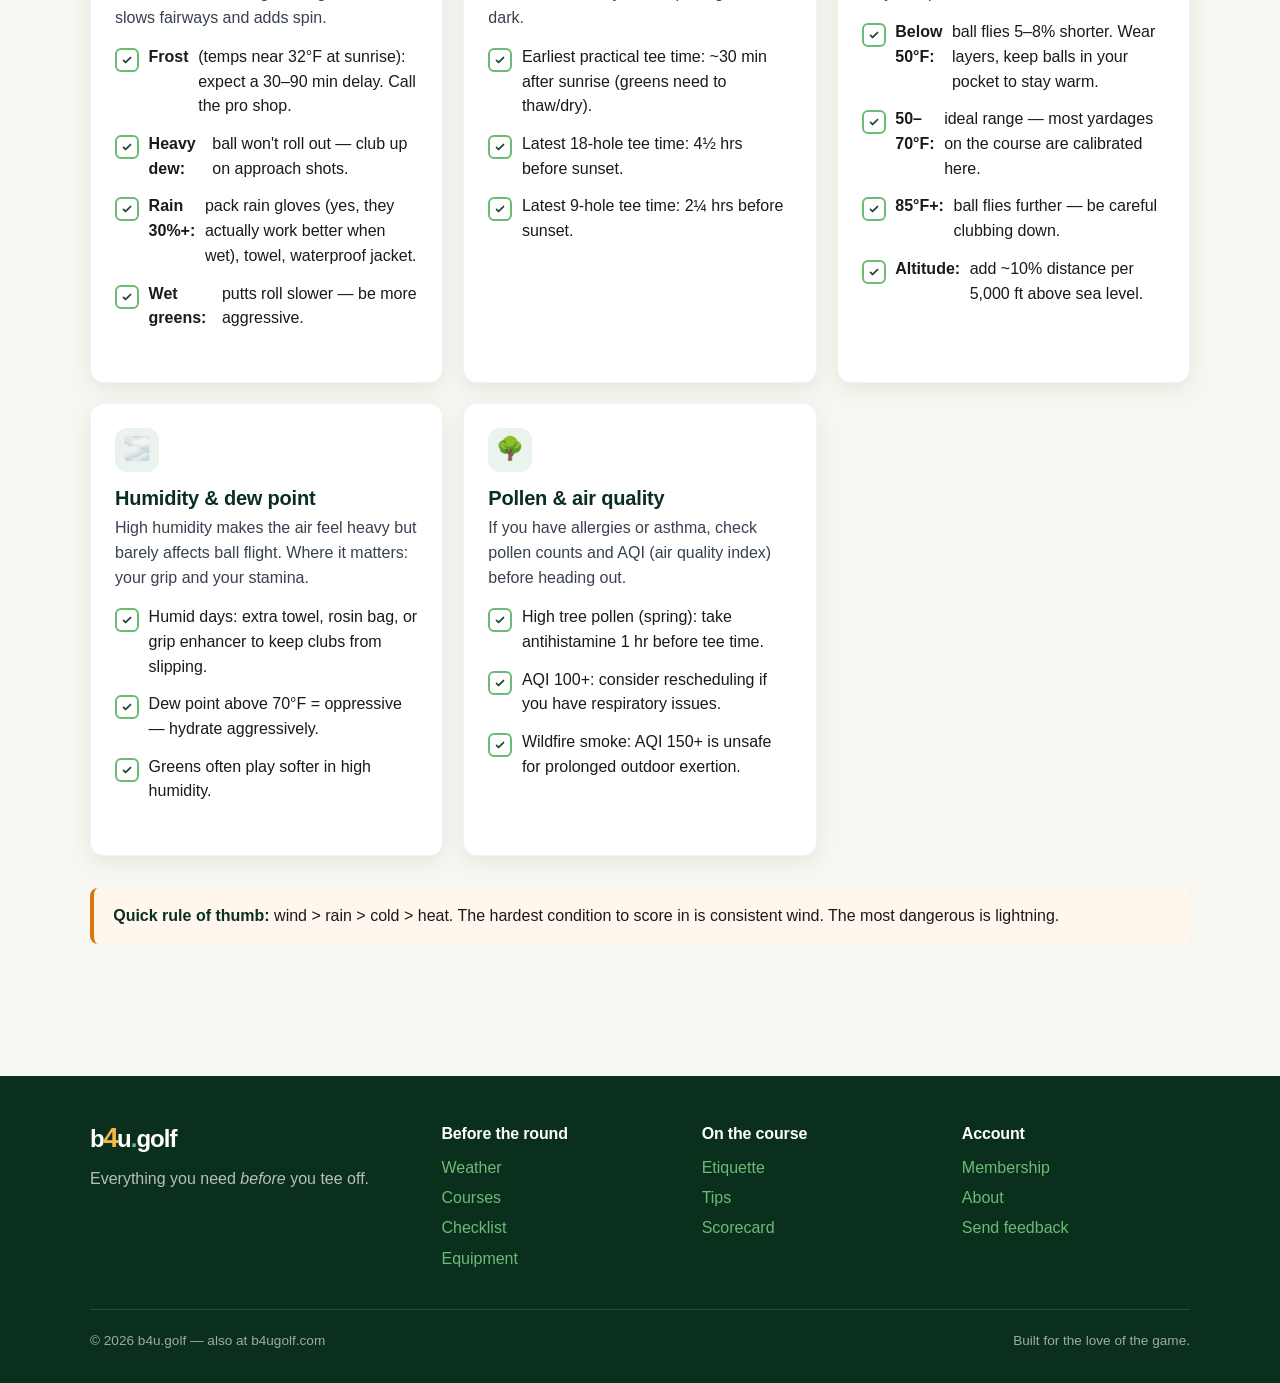
<file: weather.html>
<!DOCTYPE html>
<html lang="en">
<head>
  <meta charset="UTF-8" />
  <meta name="viewport" content="width=device-width, initial-scale=1.0" />
  <title>Weather &amp; Conditions for Golfers — B4U.Golf</title>
  <meta name="description" content="Live weather built for golfers: wind speed and direction, dew/frost risk, lightning alerts, UV, sunrise/sunset — and what every metric means for your shots." />
  <meta name="theme-color" content="#1a4d2e" />
  <link rel="manifest" href="manifest.json" />
  <link rel="icon" href="data:image/svg+xml,%3Csvg%20xmlns=%27http://www.w3.org/2000/svg%27%20viewBox=%270%200%20100%20100%27%3E%3Crect%20x=%274%27%20y=%274%27%20width=%2792%27%20height=%2792%27%20rx=%2220%27%20fill=%27%230a2f1d%27/%3E%3Ctext%20x=%2750%27%20y=%2778%27%20font-size=%2282%27%20text-anchor=%27middle%27%20fill=%27%23f5b941%27%20font-family=%27Arial,sans-serif%27%20font-weight=%27900%27%3E4%3C/text%3E%3C/svg%3E" />
  <link rel="stylesheet" href="styles.css" />
</head>
<body>

<header class="site-header">
  <div class="container nav">
    <a href="index.html" class="brand">b<span class="four">4</span>u<span class="dot">.</span>golf</a>
    <button class="nav-toggle" aria-label="Toggle navigation"><svg viewBox="0 0 24 24" fill="none" stroke="currentColor" stroke-width="2.2"><path d="M3 6h18M3 12h18M3 18h18" stroke-linecap="round"/></svg></button>
    <ul class="nav-links">
      <li><a href="weather.html">Weather</a></li>
      <li><a href="courses.html">Courses</a></li>
      <li><a href="checklist.html">Checklist</a></li>
      <li><a href="etiquette.html">Etiquette</a></li>
      <li><a href="equipment.html">Equipment</a></li>
      <li><a href="tips.html">Tips</a></li>
      <li><a href="scorecard.html">Scorecard</a></li>
      <li><a href="members.html" class="btn btn-secondary" style="padding:0.45rem 1rem">Join Free</a></li>
    </ul>
  </div>
</header>

<section class="page-header">
  <div class="container">
    <span class="eyebrow">Before you go</span>
    <h1>Weather &amp; conditions, built for golfers</h1>
    <p class="lead">Wind, dew, lightning, UV, and daylight — the metrics that actually change how you play. Pulled live from your location, with on-course advice for every condition.</p>
  </div>
</section>

<section class="section-tight">
  <div class="container">
    <div id="wx-detail">
      <p class="muted">📍 Detecting your location for live golf conditions…</p>
    </div>

    <details id="wx-search-details" style="margin-top:1.5rem">
      <summary style="cursor:pointer;color:var(--green-700);font-weight:600;font-size:0.95rem">📍 Use a different location instead</summary>
      <form id="wx-search" class="field" style="max-width:520px;margin-top:0.75rem">
        <input id="wx-place" type="text" placeholder="City or ZIP — e.g. Phoenix, AZ or 30309" />
        <button type="submit" class="btn">Look up</button>
      </form>
    </details>
  </div>
</section>

<section class="section">
  <div class="container">
    <h2>What each metric means for your round</h2>
    <p class="lead" style="max-width:46rem">If you're new to checking weather for golf, these are the numbers that matter — and how to play smart when they shift.</p>

    <div class="grid grid-2" style="margin-top:1.5rem">
      <div class="card">
        <div class="icon">🌬️</div>
        <h3>Wind speed &amp; direction</h3>
        <p>The single most underrated factor. A 10 mph headwind costs ~10–15 yards on a 7-iron. Crosswinds turn straight shots into pull-hooks or slices.</p>
        <ul class="checklist">
          <li><strong>0–8 mph:</strong> Play your normal shot.</li>
          <li><strong>9–15 mph:</strong> Take one extra club into the wind, one less downwind.</li>
          <li><strong>16–25 mph:</strong> Two clubs more into wind, swing easier ("when it's breezy, swing easy"), aim for low shots.</li>
          <li><strong>25+ mph:</strong> Tough day — keep ball low, putt from off the green when possible.</li>
        </ul>
      </div>

      <div class="card">
        <div class="icon">⚡</div>
        <h3>Lightning &amp; storms</h3>
        <p>The one rule that matters: <strong>if you hear thunder, get off the course immediately.</strong> Lightning can strike from a storm 10+ miles away.</p>
        <ul class="checklist">
          <li>Most courses sound a horn — stop play, head to the clubhouse or a designated shelter.</li>
          <li>Don't shelter under trees or in open carts.</li>
          <li>Wait 30 minutes after the last thunder before resuming.</li>
          <li>Most courses will issue a rain check — ask the pro shop.</li>
        </ul>
      </div>

      <div class="card">
        <div class="icon">☀️</div>
        <h3>UV index &amp; heat</h3>
        <p>You're outside for 4+ hours with no shade. Sunburn and dehydration ruin rounds — and skin.</p>
        <ul class="checklist">
          <li>UV 6+: SPF 30+ at the first tee, reapply at the turn.</li>
          <li>Wear a hat, polarized UV sunglasses, and a long-sleeve sun shirt if 8+.</li>
          <li>Heat 85°F+: drink 6–8 oz water every 2–3 holes; consider an electrolyte tab.</li>
          <li>Heat 95°F+: cooling towel, ice in your hat, walk slow between shots.</li>
        </ul>
      </div>

      <div class="card">
        <div class="icon">💧</div>
        <h3>Dew, frost &amp; rain</h3>
        <p>Early morning rounds often have <em>frost delays</em> — courses won't let carts on frozen turf because it damages the grass. Dew slows fairways and adds spin.</p>
        <ul class="checklist">
          <li><strong>Frost</strong> (temps near 32°F at sunrise): expect a 30–90 min delay. Call the pro shop.</li>
          <li><strong>Heavy dew:</strong> ball won't roll out — club up on approach shots.</li>
          <li><strong>Rain 30%+:</strong> pack rain gloves (yes, they actually work better when wet), towel, waterproof jacket.</li>
          <li><strong>Wet greens:</strong> putts roll slower — be more aggressive.</li>
        </ul>
      </div>

      <div class="card">
        <div class="icon">🌅</div>
        <h3>Sunrise &amp; sunset</h3>
        <p>A round of 18 holes takes 4 to 4½ hours. Tee off so you finish at least 30 minutes before sunset, or you'll be putting in the dark.</p>
        <ul class="checklist">
          <li>Earliest practical tee time: ~30 min after sunrise (greens need to thaw/dry).</li>
          <li>Latest 18-hole tee time: 4½ hrs before sunset.</li>
          <li>Latest 9-hole tee time: 2¼ hrs before sunset.</li>
        </ul>
      </div>

      <div class="card">
        <div class="icon">🌡️</div>
        <h3>Temperature &amp; ball flight</h3>
        <p>Cold air is denser — the ball flies shorter. Hot air = longer carries. The rule of thumb: ~2 yards per 10°F shift.</p>
        <ul class="checklist">
          <li><strong>Below 50°F:</strong> ball flies 5–8% shorter. Wear layers, keep balls in your pocket to stay warm.</li>
          <li><strong>50–70°F:</strong> ideal range — most yardages on the course are calibrated here.</li>
          <li><strong>85°F+:</strong> ball flies further — be careful clubbing down.</li>
          <li><strong>Altitude:</strong> add ~10% distance per 5,000 ft above sea level.</li>
        </ul>
      </div>

      <div class="card">
        <div class="icon">🌫️</div>
        <h3>Humidity &amp; dew point</h3>
        <p>High humidity makes the air feel heavy but barely affects ball flight. Where it matters: your grip and your stamina.</p>
        <ul class="checklist">
          <li>Humid days: extra towel, rosin bag, or grip enhancer to keep clubs from slipping.</li>
          <li>Dew point above 70°F = oppressive — hydrate aggressively.</li>
          <li>Greens often play softer in high humidity.</li>
        </ul>
      </div>

      <div class="card">
        <div class="icon">🌳</div>
        <h3>Pollen &amp; air quality</h3>
        <p>If you have allergies or asthma, check pollen counts and AQI (air quality index) before heading out.</p>
        <ul class="checklist">
          <li>High tree pollen (spring): take antihistamine 1 hr before tee time.</li>
          <li>AQI 100+: consider rescheduling if you have respiratory issues.</li>
          <li>Wildfire smoke: AQI 150+ is unsafe for prolonged outdoor exertion.</li>
        </ul>
      </div>
    </div>

    <div class="callout warn" style="margin-top:2rem">
      <strong>Quick rule of thumb:</strong> wind &gt; rain &gt; cold &gt; heat. The hardest condition to score in is consistent wind. The most dangerous is lightning.
    </div>
  </div>
</section>

<footer class="site-footer">
  <div class="container">
    <div class="footer-grid">
      <div>
        <div class="brand" style="color:white">b<span class="four">4</span>u<span class="dot">.</span>golf</div>
        <p style="color:rgba(255,255,255,0.7);margin-top:0.75rem">Everything you need <em>before</em> you tee off.</p>
      </div>
      <div><h4>Before the round</h4><ul><li><a href="weather.html">Weather</a></li><li><a href="courses.html">Courses</a></li><li><a href="checklist.html">Checklist</a></li><li><a href="equipment.html">Equipment</a></li></ul></div>
      <div><h4>On the course</h4><ul><li><a href="etiquette.html">Etiquette</a></li><li><a href="tips.html">Tips</a></li><li><a href="scorecard.html">Scorecard</a></li></ul></div>
      <div><h4>Account</h4><ul><li><a href="members.html">Membership</a></li><li><a href="about.html">About</a></li><li><a href="feedback.html">Send feedback</a></li></ul></div>
    </div>
    <div class="footer-bottom">
      <span>© <span data-year>2026</span> b4u.golf — also at b4ugolf.com</span>
      <span>Built for the love of the game.</span>
    </div>
  </div>
</footer>

<script src="script.js"></script>
</body>
</html>
</file>
<file: styles.css>
/* ==========================================================================
   B4U.GOLF — Clean & Modern Stylesheet
   Palette: deep forest green, sage, fairway accent, cream, charcoal
   ========================================================================== */

:root {
  /* Course palette — illustrated aerial view */
  --green-900: #0a2f1d;     /* deep rough */
  --green-700: #1a4d2e;     /* trees / dark fairway shadow */
  --green-500: #3d8b50;     /* fairway */
  --green-300: #6cbb74;     /* fairway highlight */
  --green-200: #a8d99c;     /* tee box / light fairway */
  --green-50:  #eaf3ec;     /* surface */
  --rough:     #2d6b3a;     /* rough between fairway and trees */
  --sand:      #e6d4a3;     /* bunkers */
  --sand-edge: #c9b07c;
  --water:     #5fa8c9;
  --water-deep:#3a7e9a;
  --flag:      #d63d3d;     /* red flag — accent */
  --sun:       #f5b941;     /* warm hero accent */
  --sunset:    #ee7752;     /* sunrise/sunset gradient */

  --cream:     #f8f6f0;
  --white:     #ffffff;
  --charcoal:  #1a1a1a;
  --gray-700:  #374151;
  --gray-500:  #6b7280;
  --gray-300:  #d1d5db;
  --gray-100:  #f3f4f6;
  --sky:       #87ceeb;
  --warn:      #d97706;
  --danger:    #b91c1c;

  --radius:    14px;
  --radius-sm: 8px;
  --shadow:    0 6px 20px rgba(15, 53, 34, 0.08);
  --shadow-lg: 0 14px 40px rgba(15, 53, 34, 0.14);

  --font-sans: -apple-system, BlinkMacSystemFont, "SF Pro Text", "Inter",
               "Segoe UI", Roboto, Helvetica, Arial, sans-serif;
  --font-display: "SF Pro Display", "Inter", -apple-system, BlinkMacSystemFont,
                  "Segoe UI", Roboto, Helvetica, Arial, sans-serif;
}

* { box-sizing: border-box; }

html, body {
  margin: 0;
  padding: 0;
  overflow-x: hidden;
  font-family: var(--font-sans);
  color: var(--charcoal);
  background: var(--cream);
  line-height: 1.55;
  -webkit-font-smoothing: antialiased;
}

img { max-width: 100%; display: block; }
a { color: var(--green-700); text-decoration: none; }
a:hover { color: var(--green-500); text-decoration: underline; }

h1, h2, h3, h4 {
  font-family: var(--font-display);
  color: var(--green-900);
  letter-spacing: -0.01em;
  margin: 0 0 0.5em;
  line-height: 1.2;
}
h1 { font-size: clamp(2rem, 4.5vw, 3.25rem); font-weight: 800; }
h2 { font-size: clamp(1.5rem, 3vw, 2.1rem); font-weight: 700; }
h3 { font-size: 1.25rem; font-weight: 700; }
p  { margin: 0 0 1em; }

/* ---------- Layout helpers ---------- */
.container { max-width: 1140px; margin: 0 auto; padding: 0 1.25rem; }
.section   { padding: 4rem 0; }
.section-tight { padding: 2.5rem 0; }
.grid { display: grid; gap: 1.25rem; }
.grid-2 { grid-template-columns: repeat(auto-fit, minmax(280px, 1fr)); }
.grid-3 { grid-template-columns: repeat(auto-fit, minmax(240px, 1fr)); }
.grid-4 { grid-template-columns: repeat(auto-fit, minmax(200px, 1fr)); }

/* ---------- Top nav ---------- */
.site-header {
  position: sticky; top: 0; z-index: 50;
  background: rgba(248, 246, 240, 0.92);
  backdrop-filter: saturate(140%) blur(8px);
  -webkit-backdrop-filter: saturate(140%) blur(8px);
  border-bottom: 1px solid rgba(15, 53, 34, 0.08);
}
.nav {
  display: flex; align-items: center; justify-content: space-between;
  padding: 0.85rem 0;
}
.brand {
  display: inline-flex; align-items: baseline;
  font-family: var(--font-display);
  font-weight: 900; font-size: 1.5rem; letter-spacing: -0.04em;
  color: var(--green-900);
  text-decoration: none;
  line-height: 1;
}
.brand:hover { color: var(--green-700); text-decoration: none; }
.brand .four {
  display: inline-block;
  font-size: 1.15em;
  color: var(--sun);
  font-weight: 900;
  margin: 0 -0.02em;
}
.brand .dot {
  color: var(--green-300);
  font-weight: 900;
}
/* Footer brand reuses the same look on dark backgrounds */
.site-footer .brand { color: white; }
.site-footer .brand .dot { color: var(--green-300); }
/* Legacy class kept for backward compat — render nothing */
.brand-mark { display: none; }
.nav-links {
  display: flex; align-items: center; gap: 1.5rem;
  list-style: none; margin: 0; padding: 0;
}
.nav-links a {
  color: var(--gray-700); font-weight: 500; font-size: 0.95rem;
  text-decoration: none; padding: 0.4rem 0.1rem; position: relative;
}
.nav-links a:hover { color: var(--green-700); }
.nav-links a.active { color: var(--green-700); }
.nav-links a.active::after {
  content: ""; position: absolute; left: 0; right: 0; bottom: -4px;
  height: 2px; background: var(--green-300); border-radius: 2px;
}
.nav-toggle {
  display: none; border: 0; background: transparent; padding: 0.5rem;
  cursor: pointer; color: var(--green-900);
}
.nav-toggle svg { width: 26px; height: 26px; }

/* ---------- Buttons ---------- */
.btn {
  display: inline-flex; align-items: center; gap: 0.5rem;
  padding: 0.85rem 1.4rem; border-radius: 999px;
  background: var(--green-700); color: white;
  font-weight: 600; font-size: 0.95rem;
  border: 0; cursor: pointer; text-decoration: none;
  transition: transform 0.1s ease, background 0.2s ease, box-shadow 0.2s ease;
  box-shadow: var(--shadow);
}
.btn:hover { background: var(--green-900); color: white; text-decoration: none; transform: translateY(-1px); }
.btn-secondary { background: white; color: var(--green-700); border: 1px solid var(--gray-300); box-shadow: none; }
.btn-secondary:hover { background: var(--green-50); color: var(--green-900); }
.btn-ghost { background: transparent; color: var(--green-700); box-shadow: none; padding: 0.6rem 0.8rem; }
.btn-ghost:hover { background: var(--green-50); color: var(--green-900); }

/* ---------- Hero ---------- */
.hero {
  position: relative;
  background:
    radial-gradient(1200px 500px at 80% -10%, rgba(127, 176, 105, 0.35), transparent 60%),
    radial-gradient(900px 600px at 0% 110%, rgba(15, 53, 34, 0.18), transparent 60%),
    linear-gradient(180deg, #f3efe4 0%, var(--cream) 100%);
  overflow: hidden;
}
.hero-inner {
  display: grid; grid-template-columns: 1.1fr 0.9fr; gap: 3rem;
  align-items: center; padding: 4.5rem 0 4rem;
}
.hero h1 .accent {
  background: linear-gradient(90deg, var(--green-700), var(--green-300));
  -webkit-background-clip: text; background-clip: text; color: transparent;
}
.hero p.lead {
  font-size: 1.15rem; color: var(--gray-700); max-width: 32rem;
  margin-bottom: 1.5rem;
}
.hero-cta { display: flex; gap: 0.75rem; flex-wrap: wrap; }
.hero-art {
  background: white; border-radius: var(--radius);
  padding: 1.5rem; box-shadow: var(--shadow-lg);
  border: 1px solid rgba(15, 53, 34, 0.06);
}

/* ---------- Cards ---------- */
.card {
  background: white; border-radius: var(--radius);
  padding: 1.5rem; box-shadow: var(--shadow);
  border: 1px solid rgba(15, 53, 34, 0.05);
  transition: transform 0.15s ease, box-shadow 0.2s ease;
}
.card:hover { transform: translateY(-3px); box-shadow: var(--shadow-lg); }
.card .icon {
  width: 44px; height: 44px; border-radius: 12px;
  background: var(--green-50); color: var(--green-700);
  display: grid; place-items: center; margin-bottom: 0.9rem;
  font-size: 1.4rem;
}
.card h3 { margin-bottom: 0.4rem; }
.card p { color: var(--gray-700); margin-bottom: 0.5rem; }
.card a.card-link {
  font-weight: 600; color: var(--green-700);
  display: inline-flex; align-items: center; gap: 0.3rem;
}

/* ---------- Page header (non-home) ---------- */
.page-header {
  background:
    radial-gradient(800px 300px at 90% 20%, rgba(127, 176, 105, 0.28), transparent 60%),
    linear-gradient(180deg, #f3efe4, var(--cream));
  padding: 3rem 0 2rem;
  border-bottom: 1px solid rgba(15, 53, 34, 0.06);
}
.page-header .eyebrow {
  display: inline-block; font-size: 0.8rem; font-weight: 700;
  text-transform: uppercase; letter-spacing: 0.08em;
  color: var(--green-500); background: var(--green-50);
  padding: 0.3rem 0.7rem; border-radius: 999px; margin-bottom: 0.75rem;
}
.page-header p.lead { color: var(--gray-700); font-size: 1.1rem; max-width: 48rem; }

/* ---------- Weather widget ---------- */
.wx-card { padding: 1.25rem; }
.wx-row {
  display: grid; grid-template-columns: 1fr 1fr 1fr; gap: 0.75rem;
  margin-bottom: 0.75rem;
}
.wx-stat {
  background: var(--green-50); border-radius: var(--radius-sm);
  padding: 0.75rem; text-align: center;
}
.wx-stat .label { font-size: 0.75rem; color: var(--gray-500); text-transform: uppercase; letter-spacing: 0.05em; }
.wx-stat .value { font-size: 1.4rem; font-weight: 700; color: var(--green-900); }
.wx-stat .unit { font-size: 0.85rem; color: var(--gray-500); margin-left: 2px; }

.forecast-day {
  display: grid; grid-template-columns: 1fr auto 2fr auto; gap: 1rem;
  align-items: center; padding: 0.85rem 0;
  border-bottom: 1px solid var(--gray-100);
}
.forecast-day:last-child { border-bottom: 0; }
.forecast-day .day-name { font-weight: 600; color: var(--green-900); }
.forecast-day .day-icon { font-size: 1.5rem; }
.forecast-day .temps { font-weight: 600; }
.forecast-day .lo { color: var(--gray-500); }

/* ---------- Lists ---------- */
.checklist {
  list-style: none; padding: 0; margin: 0 0 1.25rem;
}
.checklist li {
  display: flex; align-items: flex-start; gap: 0.6rem;
  padding: 0.4rem 0;
}
.checklist li::before {
  content: ""; flex-shrink: 0; width: 20px; height: 20px;
  border-radius: 6px; border: 2px solid var(--green-300);
  background: white; margin-top: 3px;
  background-image: url("data:image/svg+xml;utf8,<svg xmlns='http://www.w3.org/2000/svg' viewBox='0 0 20 20'><path d='M5 10.5l3 3 7-7' stroke='%231a4d2e' stroke-width='2.5' fill='none' stroke-linecap='round' stroke-linejoin='round'/></svg>");
  background-size: 70%; background-position: center; background-repeat: no-repeat;
}

.timeline {
  position: relative; padding-left: 2rem; margin: 0;
  list-style: none;
}
.timeline::before {
  content: ""; position: absolute; left: 0.55rem; top: 0.4rem; bottom: 0.4rem;
  width: 2px; background: linear-gradient(180deg, var(--green-300), var(--green-700));
}
.timeline > li {
  position: relative; padding: 0 0 1.5rem 0.5rem;
}
.timeline > li::before {
  content: ""; position: absolute; left: -1.5rem; top: 0.3rem;
  width: 14px; height: 14px; border-radius: 50%;
  background: white; border: 3px solid var(--green-700);
}
.timeline h3 { color: var(--green-900); margin-bottom: 0.3rem; }

/* ---------- Tables ---------- */
.table-wrap { overflow-x: auto; }
table.gtable {
  width: 100%; border-collapse: collapse;
  background: white; border-radius: var(--radius); overflow: hidden;
  box-shadow: var(--shadow);
}
table.gtable th, table.gtable td {
  padding: 0.85rem 1rem; text-align: left;
  border-bottom: 1px solid var(--gray-100);
}
table.gtable th {
  background: var(--green-700); color: white;
  font-weight: 600; font-size: 0.9rem;
  text-transform: uppercase; letter-spacing: 0.05em;
}
table.gtable tr:last-child td { border-bottom: 0; }
table.gtable tr:hover td { background: var(--green-50); }

/* ---------- Callouts ---------- */
.callout {
  border-left: 4px solid var(--green-500);
  background: var(--green-50);
  padding: 1rem 1.2rem; border-radius: var(--radius-sm);
  margin: 1.25rem 0;
}
.callout.warn { border-color: var(--warn); background: #fff7ed; }
.callout.info { border-color: var(--sky); background: #eff8fd; }
.callout strong { color: var(--green-900); }

/* ---------- Course list ---------- */
.course-list { display: grid; gap: 1rem; }
.course-item {
  background: white; border-radius: var(--radius);
  padding: 1.1rem 1.25rem; box-shadow: var(--shadow);
  display: grid; grid-template-columns: 1fr auto; gap: 0.5rem 1rem;
  align-items: center;
}
.course-item h3 { margin: 0 0 0.2rem; }
.course-item .meta { color: var(--gray-500); font-size: 0.9rem; }
.course-actions { display: flex; gap: 0.5rem; flex-wrap: wrap; }
.course-actions a {
  padding: 0.45rem 0.85rem; font-size: 0.85rem;
  border-radius: 999px; background: var(--green-50);
  color: var(--green-700); text-decoration: none; font-weight: 600;
}
.course-actions a:hover { background: var(--green-300); color: white; }

/* ---------- Footer ---------- */
.site-footer {
  background: var(--green-900); color: rgba(255,255,255,0.85);
  padding: 3rem 0 2rem; margin-top: 3rem;
}
.site-footer a { color: var(--green-300); }
.site-footer a:hover { color: white; }
.footer-grid {
  display: grid; grid-template-columns: 1.4fr 1fr 1fr 1fr; gap: 2rem;
  margin-bottom: 2rem;
}
.footer-grid h4 { color: white; font-size: 1rem; margin-bottom: 0.75rem; }
.footer-grid ul { list-style: none; padding: 0; margin: 0; }
.footer-grid li { margin: 0.35rem 0; }
.footer-bottom {
  padding-top: 1.25rem; border-top: 1px solid rgba(255,255,255,0.12);
  display: flex; justify-content: space-between; flex-wrap: wrap; gap: 0.5rem;
  font-size: 0.85rem; color: rgba(255,255,255,0.6);
}

/* ---------- Forms ---------- */
.field {
  display: flex; gap: 0.5rem; flex-wrap: wrap; margin: 1rem 0;
}
.field input, .field select {
  flex: 1 1 220px;
  padding: 0.85rem 1rem; border-radius: 999px;
  border: 1px solid var(--gray-300); font-size: 1rem;
  font-family: inherit; background: white;
}
.field input:focus, .field select:focus {
  outline: none; border-color: var(--green-500);
  box-shadow: 0 0 0 3px rgba(127, 176, 105, 0.25);
}
.form-row {
  display: flex; flex-direction: column; gap: 0.4rem;
  margin: 1.1rem 0;
}
.form-row label {
  font-weight: 700; color: var(--green-900);
  font-size: 0.95rem;
}
.form-row input, .form-row select, .form-row textarea {
  width: 100%;
  padding: 0.75rem 1rem;
  border-radius: 12px;
  border: 1px solid var(--gray-300);
  font-size: 1rem;
  font-family: inherit;
  background: white;
  color: var(--charcoal);
}
.form-row textarea { resize: vertical; min-height: 80px; line-height: 1.4; }
.form-row input:focus, .form-row select:focus, .form-row textarea:focus {
  outline: none; border-color: var(--green-500);
  box-shadow: 0 0 0 3px rgba(127, 176, 105, 0.25);
}

/* ---------- Utility ---------- */
.center { text-align: center; }
.muted  { color: var(--gray-500); }
.lead   { font-size: 1.1rem; color: var(--gray-700); }
.tag {
  display: inline-block; font-size: 0.78rem; font-weight: 700;
  padding: 0.25rem 0.6rem; border-radius: 999px;
  background: var(--green-50); color: var(--green-700);
  text-transform: uppercase; letter-spacing: 0.05em;
}
.tag.alt { background: #fff3d6; color: #92400e; }
.divider { height: 1px; background: var(--gray-100); margin: 2rem 0; }

/* ---------- Mobile ---------- */
@media (max-width: 820px) {
  .hero-inner { grid-template-columns: 1fr; padding: 3rem 0; }
  .hero-art { order: -1; }
  .nav-links {
    position: absolute; top: 100%; left: 0; right: 0;
    background: var(--cream); padding: 1rem 1.25rem;
    flex-direction: column; align-items: flex-start; gap: 0.75rem;
    border-bottom: 1px solid rgba(15, 53, 34, 0.08);
    display: none;
  }
  .nav-links.open { display: flex; }
  .nav-toggle { display: inline-flex; }
  .footer-grid { grid-template-columns: 1fr 1fr; }
  .course-item { grid-template-columns: 1fr; }
  .forecast-day { grid-template-columns: 1fr 1fr; gap: 0.5rem; }

  /* Tighter shot section padding so hero doesn't feel cramped horizontally */
  .shot { padding: 3.25rem 0; }
  .shot-inner { padding: 0 1.5rem; }
  .shot h2.display { font-size: clamp(2rem, 9vw, 3rem); }
  .shot p.deck { font-size: 1.05rem; }
  .tee-box { padding-top: 4rem; padding-bottom: 5rem; }

  /* Calm down the aerial-view background on mobile so SVG tee markers,
     bunkers, and trees don't bleed into the foreground text. */
  .flyover-bg svg { opacity: 0.35; }

  /* Course list card needs less internal padding on small screens */
  .home-courses-inline,
  .best-time-card { padding: 1rem 1rem; }
  .home-courses-inline .ci-row { gap: 0.4rem; padding: 0.55rem 0; }
  .home-courses-inline .ci-row .ci-actions { gap: 0.25rem; }
  .home-courses-inline .ci-row .ci-actions a {
    padding: 0.3rem 0.55rem;
    font-size: 0.7rem;
  }
}
@media (max-width: 480px) {
  /* Wider gutters on small phones so the brand mark and content
     don't hug the edge of the screen. */
  .container { padding: 0 1.5rem; }
  .footer-grid { grid-template-columns: 1fr; }
  .wx-row { grid-template-columns: 1fr 1fr; }
  .section { padding: 2.5rem 0; }
  /* Header brand size — keep readable but not crowding the hamburger */
  .brand { font-size: 1.35rem; }
  .nav { padding: 0.7rem 0; }
}

/* =========================================================================
   COURSE FLYOVER — index.html "play the hole" scroll experience
   The entire page sits over a stylized aerial-view golf hole SVG.
   Sections align with parts of the hole: tee → fairway → approach → green → pin.
   ========================================================================= */

.flyover {
  position: relative;
  background: linear-gradient(180deg, #d9e8d4 0%, #c5dcc0 8%, var(--green-200) 18%, var(--green-300) 30%, var(--green-500) 70%, var(--rough) 92%, var(--green-700) 100%);
  overflow: hidden;
  isolation: isolate;
}

/* Background SVG: fixed-position aerial view, vertical strip down the page */
.flyover-bg {
  position: absolute;
  inset: 0;
  pointer-events: none;
  z-index: 0;
}
.flyover-bg svg {
  position: absolute;
  top: 0; left: 50%;
  transform: translateX(-50%);
  width: min(100%, 1280px);
  height: 100%;
  display: block;
}

/* Subtle grass texture using SVG noise */
.flyover-bg::after {
  content: "";
  position: absolute; inset: 0;
  background-image:
    radial-gradient(circle at 20% 30%, rgba(255,255,255,0.05), transparent 60%),
    radial-gradient(circle at 80% 70%, rgba(0,0,0,0.06), transparent 60%);
  pointer-events: none;
}

/* The animated ball that travels down the hole as you scroll */
.flyover-ball {
  position: absolute;
  left: 50%;
  top: 0;
  width: 18px; height: 18px;
  background: white;
  border-radius: 50%;
  box-shadow: 0 4px 12px rgba(0,0,0,0.35), inset -2px -2px 4px rgba(0,0,0,0.15);
  transform: translate(-50%, 0);
  z-index: 5;
  transition: transform 0.05s linear;
}
.flyover-ball::after {
  content: "";
  position: absolute;
  inset: -8px -8px auto -8px;
  height: 0;
  border-bottom: 60px solid rgba(255,255,255,0.5);
  border-left: 8px solid transparent;
  border-right: 8px solid transparent;
  filter: blur(4px);
  z-index: -1;
  transform: translateY(-60px);
  opacity: 0.6;
}

/* Each "shot" of the hole is a section */
.shot {
  position: relative;
  z-index: 2;
  padding: 5rem 0;
}
.shot-inner {
  max-width: 980px;
  margin: 0 auto;
  padding: 0 1.5rem;
}
.shot-eyebrow {
  display: inline-flex; align-items: center; gap: 0.6rem;
  font-family: var(--font-display);
  font-size: 0.78rem;
  font-weight: 800;
  letter-spacing: 0.18em;
  text-transform: uppercase;
  color: white;
  background: rgba(10, 47, 29, 0.55);
  backdrop-filter: blur(6px);
  -webkit-backdrop-filter: blur(6px);
  padding: 0.5rem 0.95rem;
  border-radius: 999px;
  border: 1px solid rgba(255,255,255,0.18);
}
.shot-eyebrow .pin {
  width: 22px; height: 22px;
  background: var(--cream);
  color: var(--green-900);
  border-radius: 50%;
  display: grid; place-items: center;
  font-weight: 800; font-size: 0.7rem;
}

.shot h2.display {
  font-family: var(--font-display);
  font-size: clamp(2.4rem, 6vw, 5rem);
  font-weight: 900;
  letter-spacing: -0.03em;
  line-height: 0.95;
  color: white;
  margin: 0.5rem 0 1.25rem;
  text-shadow: 0 2px 24px rgba(0,0,0,0.3);
}
.shot h2.display .accent {
  background: linear-gradient(90deg, var(--sun), var(--sunset));
  -webkit-background-clip: text; background-clip: text;
  color: transparent;
}
.shot p.deck {
  color: rgba(255,255,255,0.92);
  font-size: 1.2rem;
  max-width: 36rem;
  text-shadow: 0 1px 8px rgba(0,0,0,0.25);
}
.shot.dark { color: white; }
.shot.dark .btn-secondary { background: rgba(255,255,255,0.92); color: var(--green-900); border: 0; }
.shot.dark .btn-secondary:hover { background: white; }

/* TEE BOX — hero with Readiness Score */
.tee-box { padding-top: 6rem; padding-bottom: 8rem; }
.tee-grid {
  display: grid;
  grid-template-columns: 1.1fr 0.9fr;
  gap: 3rem;
  align-items: center;
}
@media (max-width: 820px) {
  .tee-grid { grid-template-columns: 1fr; gap: 2rem; }
}

/* THE SCORE — circular progress ring */
.score-card {
  background: rgba(10, 47, 29, 0.6);
  backdrop-filter: blur(14px) saturate(140%);
  -webkit-backdrop-filter: blur(14px) saturate(140%);
  border: 1px solid rgba(255,255,255,0.18);
  border-radius: 28px;
  padding: 2rem;
  color: white;
  box-shadow: 0 24px 60px rgba(0,0,0,0.35);
  position: relative;
  overflow: hidden;
}
.score-card::before {
  content: "";
  position: absolute;
  top: -50%; left: -50%;
  width: 200%; height: 200%;
  background: radial-gradient(circle at 30% 30%, rgba(245, 185, 65, 0.18), transparent 50%);
  pointer-events: none;
}
.score-head {
  display: flex;
  justify-content: space-between;
  align-items: flex-start;
  margin-bottom: 1.25rem;
  position: relative;
}
.score-head .label {
  font-size: 0.72rem;
  text-transform: uppercase;
  letter-spacing: 0.18em;
  color: rgba(255,255,255,0.7);
  font-weight: 700;
}
.score-head .h {
  font-family: var(--font-display);
  font-size: 1.4rem;
  font-weight: 800;
  margin-top: 0.2rem;
}
.score-head .live {
  display: inline-flex;
  align-items: center;
  gap: 0.35rem;
  font-size: 0.7rem;
  font-weight: 700;
  text-transform: uppercase;
  letter-spacing: 0.1em;
  color: rgba(255,255,255,0.8);
}
.score-head .live::before {
  content: "";
  width: 8px; height: 8px; border-radius: 50%;
  background: var(--green-300);
  box-shadow: 0 0 10px var(--green-300);
  animation: pulse 1.6s infinite;
}
@keyframes pulse { 0%,100% { opacity:1 } 50% { opacity: 0.4 } }

.score-ring-wrap {
  display: grid;
  grid-template-columns: auto 1fr;
  gap: 1.5rem;
  align-items: center;
  position: relative;
}
@media (max-width: 540px) {
  .score-ring-wrap { grid-template-columns: 1fr; justify-items: center; text-align: center; }
}

.score-ring {
  width: 180px;
  height: 180px;
  position: relative;
  flex-shrink: 0;
}
.score-ring svg { width: 100%; height: 100%; transform: rotate(-90deg); }
.score-ring .track { fill: none; stroke: rgba(255,255,255,0.12); stroke-width: 14; }
.score-ring .fill {
  fill: none;
  stroke-width: 14;
  stroke-linecap: round;
  stroke-dasharray: 0 1000;
  transition: stroke-dasharray 1.4s cubic-bezier(.16,1,.3,1), stroke 0.4s;
  filter: drop-shadow(0 0 10px currentColor);
}
.score-ring .num {
  position: absolute;
  inset: 0;
  display: grid; place-items: center;
  font-family: var(--font-display);
  text-align: center;
  line-height: 1;
}
.score-ring .num strong {
  font-size: 4rem;
  font-weight: 900;
  letter-spacing: -0.04em;
  color: white;
}
.score-ring .num small {
  display: block;
  font-size: 0.7rem;
  font-weight: 700;
  letter-spacing: 0.18em;
  text-transform: uppercase;
  color: rgba(255,255,255,0.6);
  margin-top: 0.25rem;
}

.score-detail {
  display: grid;
  gap: 0.6rem;
}
.score-row {
  display: grid;
  grid-template-columns: 64px 1fr auto;
  gap: 0.75rem;
  align-items: center;
  font-size: 0.85rem;
  color: rgba(255,255,255,0.85);
}
.score-row .row-label {
  text-transform: uppercase;
  letter-spacing: 0.08em;
  font-size: 0.7rem;
  color: rgba(255,255,255,0.65);
  font-weight: 700;
}
.score-row .bar {
  flex: 1;
  height: 6px;
  background: rgba(255,255,255,0.12);
  border-radius: 999px;
  overflow: hidden;
}
.score-row .bar > span {
  display: block;
  height: 100%;
  background: linear-gradient(90deg, var(--sun), var(--green-300));
  border-radius: 999px;
  transform-origin: left;
  transform: scaleX(0);
  transition: transform 1s 0.3s cubic-bezier(.16,1,.3,1);
}
.score-row .pts { font-weight: 700; color: white; min-width: 36px; text-align: right; }

.score-summary {
  margin-top: 1.25rem;
  padding-top: 1.25rem;
  border-top: 1px solid rgba(255,255,255,0.12);
  display: flex;
  align-items: center;
  gap: 0.85rem;
  font-size: 0.95rem;
  color: rgba(255,255,255,0.85);
}
.score-summary .verdict-emoji { font-size: 1.6rem; }

/* FAIRWAY shot — weather */
.fairway { padding: 6rem 0 5rem; }
.fairway .shot-inner { display: grid; grid-template-columns: 1fr 1fr; gap: 3rem; align-items: center; }
@media (max-width: 820px) { .fairway .shot-inner { grid-template-columns: 1fr; } }

.weather-tiles {
  display: grid;
  grid-template-columns: repeat(2, 1fr);
  gap: 0.75rem;
}
.weather-tile {
  background: rgba(255,255,255,0.92);
  border-radius: 16px;
  padding: 1rem;
  text-align: left;
  box-shadow: 0 8px 30px rgba(0,0,0,0.18);
}
.weather-tile .t-label {
  font-size: 0.7rem;
  text-transform: uppercase;
  letter-spacing: 0.12em;
  color: var(--gray-500);
  font-weight: 700;
}
.weather-tile .t-value {
  font-family: var(--font-display);
  font-size: 1.9rem;
  font-weight: 800;
  color: var(--green-900);
  line-height: 1;
  margin-top: 0.25rem;
}
.weather-tile .t-unit { font-size: 0.85rem; color: var(--gray-500); margin-left: 4px; font-weight: 600; }
.weather-tile .t-note { font-size: 0.78rem; color: var(--green-700); margin-top: 0.4rem; font-weight: 600; }

/* APPROACH shot — course finder */
.approach { padding: 5rem 0 6rem; }
.approach-card {
  background: rgba(10, 47, 29, 0.65);
  backdrop-filter: blur(14px);
  -webkit-backdrop-filter: blur(14px);
  border: 1px solid rgba(255,255,255,0.18);
  border-radius: 24px;
  padding: 2rem;
  color: white;
  box-shadow: 0 18px 50px rgba(0,0,0,0.3);
}

/* GREEN shot — checklist */
.green-shot { padding: 5rem 0 5rem; }
.green-shot .shot-inner { background: rgba(255, 255, 255, 0.95); border-radius: 30px; padding: 3rem 2.5rem; box-shadow: 0 28px 70px rgba(0,0,0,0.25); }
.green-shot h2.display { color: var(--green-900); text-shadow: none; }
.green-shot p.deck { color: var(--gray-700); text-shadow: none; }
.green-shot .shot-eyebrow { background: var(--green-700); color: white; }

/* PIN — final/CTA */
.pin-shot { padding: 6rem 0 5rem; }
.pin-card {
  background: linear-gradient(135deg, var(--green-900), var(--green-700));
  border-radius: 30px;
  padding: 3.5rem 2.5rem;
  color: white;
  text-align: center;
  box-shadow: 0 30px 80px rgba(0,0,0,0.4);
  position: relative;
  overflow: hidden;
}
.pin-card::before {
  content: "";
  position: absolute;
  top: -50%; right: -30%;
  width: 80%; height: 200%;
  background: radial-gradient(circle, rgba(245, 185, 65, 0.22), transparent 60%);
  pointer-events: none;
}
.pin-card .price-big {
  font-family: var(--font-display);
  font-size: clamp(3.5rem, 9vw, 6.5rem);
  font-weight: 900;
  letter-spacing: -0.04em;
  line-height: 1;
  background: linear-gradient(90deg, var(--sun), var(--sunset));
  -webkit-background-clip: text; background-clip: text;
  color: transparent;
}
.pin-card .price-sub {
  font-size: 1rem;
  color: rgba(255,255,255,0.75);
  margin-top: 0.4rem;
}
.pin-card .features-row {
  display: flex; flex-wrap: wrap; gap: 0.75rem; justify-content: center;
  margin: 2rem 0;
}
.pin-card .features-row span {
  background: rgba(255,255,255,0.1);
  border: 1px solid rgba(255,255,255,0.18);
  border-radius: 999px;
  padding: 0.5rem 1rem;
  font-size: 0.85rem;
  font-weight: 600;
}

/* The big section dividers between shots — tee marker / sand / etc. */
.divider-tee, .divider-bunker, .divider-water { height: 60px; position: relative; }

/* ============================================================
   "BEST TIME TO PLAY TODAY" — compact, sits next to courses
   ============================================================ */
.best-time-section { padding: 4rem 0 2.5rem; }
.bt-courses-grid {
  display: grid;
  grid-template-columns: 1fr 1fr;
  gap: 1.25rem;
}
@media (max-width: 880px) {
  .bt-courses-grid { grid-template-columns: 1fr; }
}
.best-time-card {
  background: rgba(255, 255, 255, 0.96);
  border-radius: 18px;
  padding: 1.25rem 1.4rem;
  box-shadow: 0 14px 40px rgba(0, 0, 0, 0.14);
  border: 1px solid rgba(15, 53, 34, 0.08);
}
.bt-head {
  display: flex;
  justify-content: space-between;
  align-items: flex-end;
  flex-wrap: wrap;
  gap: 0.5rem;
  margin-bottom: 0.85rem;
  padding-bottom: 0.6rem;
  border-bottom: 1px solid var(--gray-100);
}
.bt-eyebrow {
  font-size: 0.7rem;
  font-weight: 800;
  letter-spacing: 0.14em;
  text-transform: uppercase;
  color: var(--green-500);
}
.bt-place {
  font-family: var(--font-display);
  font-size: 1.05rem;
  font-weight: 800;
  color: var(--green-900);
  margin-top: 0.1rem;
  line-height: 1.1;
}
.bt-sunset {
  font-size: 0.75rem;
  color: var(--gray-500);
  font-weight: 600;
}
.bt-headline {
  font-family: var(--font-display);
  font-size: 1.1rem;
  color: var(--green-900);
  margin-bottom: 0.3rem;
}
.bt-sub {
  font-size: 0.85rem;
  color: var(--gray-700);
  line-height: 1.45;
}
.bt-cards {
  display: flex;
  flex-direction: column;
  gap: 0.55rem;
}
.bt-card {
  background: var(--cream);
  border-radius: 12px;
  padding: 0.7rem 0.9rem;
  border-left: 4px solid var(--green-300);
}
.bt-card-top {
  display: flex;
  justify-content: space-between;
  align-items: baseline;
  gap: 0.5rem;
  margin-bottom: 0.15rem;
}
.bt-window {
  font-size: 0.68rem;
  font-weight: 700;
  letter-spacing: 0.05em;
  text-transform: uppercase;
  color: var(--green-700);
}
.bt-time {
  font-family: var(--font-display);
  font-size: 1.05rem;
  font-weight: 800;
  color: var(--green-900);
  letter-spacing: -0.01em;
  line-height: 1.1;
  margin-top: 0;
}
.bt-score {
  font-family: var(--font-display);
  font-size: 1.6rem;
  font-weight: 900;
  line-height: 1;
}
.bt-meta {
  font-size: 0.75rem;
  color: var(--gray-700);
  margin-top: 0;
  line-height: 1.4;
}
.bt-issues { color: var(--warn); font-weight: 600; }
.bt-clean { color: var(--green-700); font-weight: 600; }

/* Courses card styled to match Best Time card */
.home-courses-inline {
  background: rgba(255, 255, 255, 0.96);
  border-radius: 18px;
  padding: 1.25rem 1.4rem;
  box-shadow: 0 14px 40px rgba(0, 0, 0, 0.14);
  border: 1px solid rgba(15, 53, 34, 0.08);
}
.home-courses-inline .ci-head {
  display: flex;
  justify-content: space-between;
  align-items: flex-end;
  gap: 0.5rem;
  margin-bottom: 0.85rem;
  padding-bottom: 0.6rem;
  border-bottom: 1px solid var(--gray-100);
}
.home-courses-inline .ci-eyebrow {
  font-size: 0.7rem;
  font-weight: 800;
  letter-spacing: 0.14em;
  text-transform: uppercase;
  color: var(--green-500);
}
.home-courses-inline .ci-place {
  font-family: var(--font-display);
  font-size: 1.05rem;
  font-weight: 800;
  color: var(--green-900);
  margin-top: 0.1rem;
  line-height: 1.1;
}
.home-courses-inline .ci-link {
  font-size: 0.8rem;
  color: var(--green-700);
  font-weight: 700;
  text-decoration: none;
}
.home-courses-inline .ci-row {
  display: flex;
  justify-content: space-between;
  align-items: center;
  padding: 0.5rem 0;
  border-bottom: 1px solid var(--gray-100);
  gap: 0.5rem;
}
.home-courses-inline .ci-row:last-child { border-bottom: 0; }
.home-courses-inline .ci-row .ci-name {
  font-family: var(--font-display);
  font-weight: 700;
  font-size: 0.92rem;
  color: var(--green-900);
  line-height: 1.2;
}
.home-courses-inline .ci-row .ci-dist {
  font-size: 0.72rem;
  color: var(--gray-500);
  margin-top: 1px;
}
.home-courses-inline .ci-row .ci-actions {
  display: flex;
  gap: 0.3rem;
  flex-shrink: 0;
}
.home-courses-inline .ci-row .ci-actions a {
  font-size: 0.72rem;
  font-weight: 700;
  padding: 0.3rem 0.6rem;
  border-radius: 999px;
  text-decoration: none;
  white-space: nowrap;
}
.home-courses-inline .ci-row .ci-tee {
  background: var(--green-700);
  color: white;
}
.home-courses-inline .ci-row .ci-map {
  background: var(--green-50);
  color: var(--green-700);
}

/* Vertical hole-yardage tick marks running down the right side */
.yardage-track {
  position: fixed;
  right: 1.5rem; top: 50%;
  transform: translateY(-50%);
  z-index: 10;
  display: flex;
  flex-direction: column;
  gap: 0.5rem;
  pointer-events: none;
}
@media (max-width: 1100px) { .yardage-track { display: none; } }
.yardage-tick {
  width: 24px; height: 24px;
  border-radius: 50%;
  background: rgba(255,255,255,0.5);
  backdrop-filter: blur(8px);
  border: 1px solid rgba(255,255,255,0.5);
  pointer-events: auto;
  cursor: pointer;
  position: relative;
  transition: all 0.2s;
}
.yardage-tick:hover { transform: scale(1.3); background: var(--sun); }
.yardage-tick.active { background: var(--flag); border-color: white; box-shadow: 0 0 0 4px rgba(214, 61, 61, 0.25); }
.yardage-tick .tick-label {
  position: absolute;
  right: 36px; top: 50%;
  transform: translateY(-50%);
  background: rgba(10, 47, 29, 0.92);
  color: white;
  padding: 0.3rem 0.75rem;
  border-radius: 8px;
  font-size: 0.78rem;
  font-weight: 700;
  white-space: nowrap;
  opacity: 0;
  pointer-events: none;
  transition: opacity 0.15s;
}
.yardage-tick:hover .tick-label, .yardage-tick.active .tick-label { opacity: 1; }
</file>
